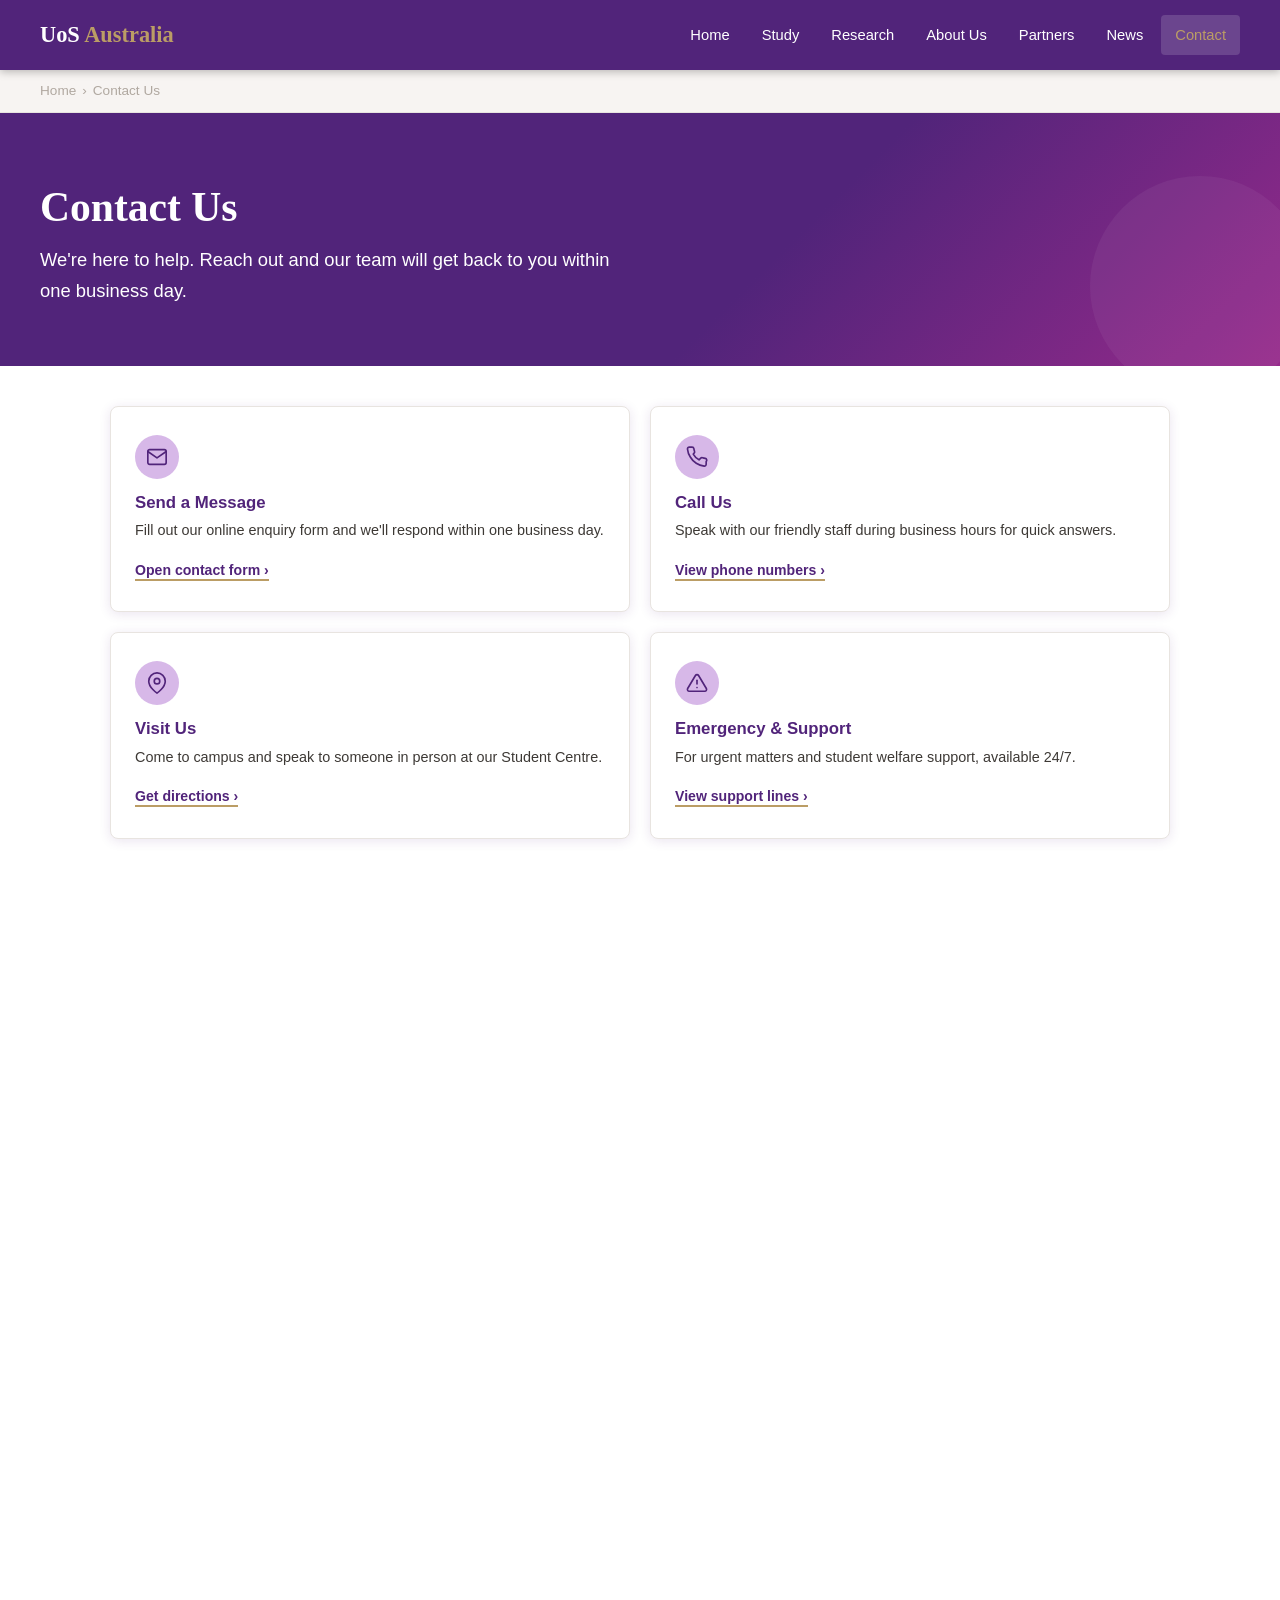
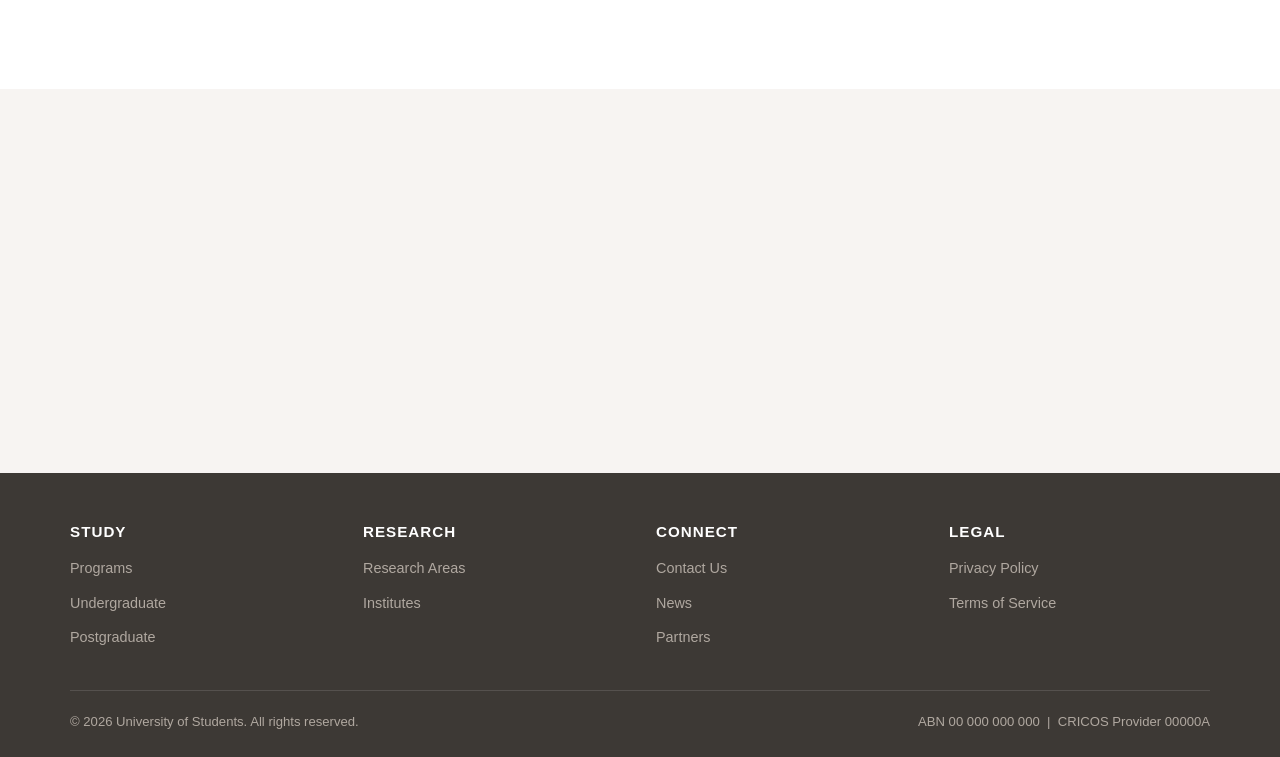
<file: contact.html>
<!DOCTYPE html>
<html lang="en">
<head>
    <meta charset="UTF-8">
    <meta name="viewport" content="width=device-width, initial-scale=1.0">
    <title>Contact Us — University of Students</title>
    <link rel="stylesheet" href="styles/styles2.css">
    <style>
        .contact-grid {
            display: grid;
            grid-template-columns: 1fr 380px;
            gap: 48px;
            padding: 60px 40px;
            max-width: 1140px;
            margin: 0 auto;
        }
        .contact-cards {
            display: grid;
            grid-template-columns: 1fr 1fr;
            gap: 20px;
            margin-bottom: 40px;
        }
        .contact-card {
            background: var(--white);
            border: 1px solid var(--grey-light);
            border-radius: 8px;
            padding: 28px 24px;
            box-shadow: var(--shadow);
            transition: transform var(--transition), box-shadow var(--transition);
            cursor: pointer;
        }
        .contact-card:hover { transform: translateY(-3px); box-shadow: var(--shadow-lg); }
        .contact-card-icon {
            width: 44px; height: 44px;
            border-radius: 50%;
            background: var(--purple-light);
            display: flex; align-items: center; justify-content: center;
            margin-bottom: 14px;
        }
        .contact-card-icon svg { width: 22px; height: 22px; stroke: var(--purple-dark); fill: none; stroke-width: 1.8; stroke-linecap: round; stroke-linejoin: round; }
        .contact-card h3 { font-size: 1.05rem; font-family: var(--font-body); font-weight: 700; color: var(--purple-dark); margin-bottom: 6px; }
        .contact-card p { font-size: 0.9rem; color: var(--grey-dark); margin-bottom: 14px; }
        .card-link { font-size: 0.88rem; font-weight: 600; color: var(--purple-dark); border-bottom: 2px solid var(--gold); padding-bottom: 1px; text-decoration: none; transition: color var(--transition); cursor: pointer; }
        .card-link:hover { color: var(--purple-mid); text-decoration: none; }
        .contact-info-list li { display: flex; align-items: flex-start; gap: 14px; padding: 16px 0; border-bottom: 1px solid var(--grey-light); }
        .contact-info-list li:last-child { border-bottom: none; }
        .info-icon { width: 36px; height: 36px; border-radius: 50%; background: var(--off-white); display: flex; align-items: center; justify-content: center; flex-shrink: 0; margin-top: 2px; }
        .info-icon svg { width: 18px; height: 18px; stroke: var(--purple-dark); fill: none; stroke-width: 1.8; stroke-linecap: round; stroke-linejoin: round; }
        .info-text strong { display: block; font-size: 0.85rem; color: var(--grey-mid); text-transform: uppercase; letter-spacing: 0.5px; margin-bottom: 3px; }
        .info-text span { color: var(--text); font-size: 0.97rem; }
        .contact-sidebar { display: flex; flex-direction: column; gap: 20px; }
        .sidebar-map { border-radius: 8px; overflow: hidden; border: 1px solid var(--grey-light); height: 240px; background: linear-gradient(135deg, var(--purple-light), #c4a0da); display: flex; align-items: center; justify-content: center; flex-direction: column; color: var(--purple-dark); gap: 8px; }
        .sidebar-map svg { width: 40px; height: 40px; stroke: var(--purple-dark); fill: none; stroke-width: 1.5; stroke-linecap: round; stroke-linejoin: round; }
        .sidebar-map strong { font-size: 1rem; }
        .sidebar-map p { font-size: 0.85rem; opacity: 0.75; text-align: center; padding: 0 20px; }
        .sidebar-hours { background: var(--off-white); border-radius: 8px; padding: 24px; border: 1px solid var(--grey-light); }
        .sidebar-hours h3 { font-size: 1rem; font-family: var(--font-body); font-weight: 700; color: var(--purple-dark); margin-bottom: 14px; }
        .hours-row { display: flex; justify-content: space-between; padding: 8px 0; border-bottom: 1px solid var(--grey-light); font-size: 0.88rem; }
        .hours-row:last-child { border-bottom: none; }
        .hours-row span:first-child { color: var(--grey-dark); }
        .hours-row span:last-child { color: var(--purple-dark); font-weight: 600; }
        .sidebar-social { background: var(--purple-dark); border-radius: 8px; padding: 22px; }
        .sidebar-social h3 { color: var(--white); font-size: 0.95rem; font-family: var(--font-body); font-weight: 700; margin-bottom: 14px; }
        .social-links { display: flex; gap: 10px; flex-wrap: wrap; }
        .social-btn { background: rgba(255,255,255,0.12); border: 1px solid rgba(255,255,255,0.2); border-radius: 6px; padding: 8px 14px; color: var(--white); font-size: 0.85rem; cursor: pointer; transition: background var(--transition); text-decoration: none; font-family: var(--font-body); }
        .social-btn:hover { background: rgba(255,255,255,0.22); color: var(--white); text-decoration: none; }

        /* Modal */
        .modal-overlay {
            display: none;
            position: fixed;
            inset: 0;
            background: rgba(0,0,0,0.55);
            z-index: 2000;
            align-items: center;
            justify-content: center;
            padding: 20px;
            opacity: 0;
            transition: opacity 0.3s ease;
        }
        .modal-overlay.open { display: flex; opacity: 1; }
        .modal-box { background: var(--white); border-radius: 10px; width: 100%; max-width: 540px; box-shadow: 0 20px 60px rgba(0,0,0,0.3); overflow: hidden; animation: slideUp 0.3s ease forwards; }
        @keyframes slideUp { from { transform: translateY(30px); opacity: 0; } to { transform: translateY(0); opacity: 1; } }
        .modal-header { background: var(--purple-dark); padding: 24px 28px; display: flex; justify-content: space-between; align-items: center; }
        .modal-header h2 { color: var(--white); font-size: 1.3rem; margin: 0; }
        .modal-close { background: none; border: none; color: rgba(255,255,255,0.7); font-size: 1.6rem; cursor: pointer; line-height: 1; padding: 0 4px; transition: color var(--transition); }
        .modal-close:hover { color: var(--white); }
        .modal-body { padding: 28px; }
        .modal-body p { color: var(--grey-dark); font-size: 0.93rem; margin-bottom: 22px; }
        .form-group { margin-bottom: 18px; }
        .form-group label { display: block; font-size: 0.88rem; font-weight: 600; color: var(--grey-dark); margin-bottom: 6px; }
        .form-group input,
        .form-group select,
        .form-group textarea { width: 100%; padding: 10px 14px; border: 2px solid var(--grey-light); border-radius: 5px; font-size: 0.95rem; font-family: var(--font-body); color: var(--text); outline: none; transition: border-color var(--transition); background: var(--white); }
        .form-group input:focus,
        .form-group select:focus,
        .form-group textarea:focus { border-color: var(--purple-dark); }
        .form-group textarea { resize: vertical; min-height: 100px; }
        .form-row { display: grid; grid-template-columns: 1fr 1fr; gap: 14px; }
        .modal-footer { padding: 18px 28px; background: var(--off-white); border-top: 1px solid var(--grey-light); display: flex; justify-content: flex-end; gap: 12px; }
        .success-msg { text-align: center; padding: 36px 20px; }
        .success-msg .check-circle { width: 64px; height: 64px; border-radius: 50%; background: #e6f4ea; display: flex; align-items: center; justify-content: center; margin: 0 auto 18px; }
        .success-msg .check-circle svg { width: 32px; height: 32px; stroke: #2E8B57; fill: none; stroke-width: 2.5; stroke-linecap: round; stroke-linejoin: round; }
        .success-msg h3 { color: var(--purple-dark); margin-bottom: 8px; }
        .success-msg p { color: var(--grey-dark); font-size: 0.93rem; }

        /* FAQ */
        .faq-section { background: var(--off-white); padding: 60px 40px; }
        .faq-grid { display: grid; grid-template-columns: 1fr 1fr; gap: 16px; margin-top: 32px; }
        .faq-item { background: var(--white); border-radius: 6px; border: 1px solid var(--grey-light); overflow: hidden; }
        .faq-question { width: 100%; text-align: left; background: none; border: none; padding: 18px 20px; font-size: 0.95rem; font-weight: 600; color: var(--purple-dark); cursor: pointer; display: flex; justify-content: space-between; align-items: center; font-family: var(--font-body); transition: background var(--transition); }
        .faq-question:hover { background: var(--off-white); }
        .faq-arrow { font-size: 0.75rem; transition: transform var(--transition); color: var(--gold); }
        .faq-question.open .faq-arrow { transform: rotate(180deg); }
        .faq-answer { display: none; padding: 0 20px 18px; font-size: 0.9rem; color: var(--grey-dark); line-height: 1.6; }
        .faq-answer.open { display: block; }
    </style>
</head>
<body>

    <header class="navbar">
        <div class="nav-logo">UoS <span style="color:var(--gold)">Australia</span></div>
        <nav>
            <ul class="nav-links">
                <li><a href="index.html">Home</a></li>
                <li><a href="study.html">Study</a></li>
                <li><a href="research.html">Research</a></li>
                <li><a href="about.html">About Us</a></li>
                <li><a href="partners.html">Partners</a></li>
                <li><a href="news.html">News</a></li>
                <li><a href="contact.html" class="active">Contact</a></li>
            </ul>
        </nav>
    </header>

    <div class="breadcrumb">
        <a href="index.html">Home</a><span>›</span>Contact Us
    </div>

    <section class="page-hero">
        <h1 class="hero-reveal">Contact Us</h1>
        <p class="hero-reveal hero-reveal-delay-1">We're here to help. Reach out and our team will get back to you within one business day.</p>
    </section>

    <div style="max-width:1140px; margin:0 auto; padding:40px 40px 0;">
        <div class="contact-cards">
            <div class="contact-card reveal" onclick="openModal('general')">
                <div class="contact-card-icon">
                    <svg viewBox="0 0 24 24"><path d="M4 4h16c1.1 0 2 .9 2 2v12c0 1.1-.9 2-2 2H4c-1.1 0-2-.9-2-2V6c0-1.1.9-2 2-2z"/><polyline points="22,6 12,13 2,6"/></svg>
                </div>
                <h3>Send a Message</h3>
                <p>Fill out our online enquiry form and we'll respond within one business day.</p>
                <span class="card-link">Open contact form &rsaquo;</span>
            </div>
            <div class="contact-card reveal reveal-delay-1" onclick="openModal('phone')">
                <div class="contact-card-icon">
                    <svg viewBox="0 0 24 24"><path d="M22 16.92v3a2 2 0 0 1-2.18 2 19.79 19.79 0 0 1-8.63-3.07A19.5 19.5 0 0 1 4.69 12a19.79 19.79 0 0 1-3.07-8.67A2 2 0 0 1 3.6 1.2h3a2 2 0 0 1 2 1.72c.127.96.361 1.903.7 2.81a2 2 0 0 1-.45 2.11L7.91 8.77a16 16 0 0 0 6.29 6.29l1.84-1.84a2 2 0 0 1 2.11-.45c.907.339 1.85.573 2.81.7A2 2 0 0 1 22 16.92z"/></svg>
                </div>
                <h3>Call Us</h3>
                <p>Speak with our friendly staff during business hours for quick answers.</p>
                <span class="card-link">View phone numbers &rsaquo;</span>
            </div>
            <div class="contact-card reveal reveal-delay-2" onclick="openModal('visit')">
                <div class="contact-card-icon">
                    <svg viewBox="0 0 24 24"><path d="M21 10c0 7-9 13-9 13s-9-6-9-13a9 9 0 0 1 18 0z"/><circle cx="12" cy="10" r="3"/></svg>
                </div>
                <h3>Visit Us</h3>
                <p>Come to campus and speak to someone in person at our Student Centre.</p>
                <span class="card-link">Get directions &rsaquo;</span>
            </div>
            <div class="contact-card reveal reveal-delay-3" onclick="openModal('emergency')">
                <div class="contact-card-icon">
                    <svg viewBox="0 0 24 24"><path d="M10.29 3.86L1.82 18a2 2 0 0 0 1.71 3h16.94a2 2 0 0 0 1.71-3L13.71 3.86a2 2 0 0 0-3.42 0z"/><line x1="12" y1="9" x2="12" y2="13"/><line x1="12" y1="17" x2="12.01" y2="17"/></svg>
                </div>
                <h3>Emergency &amp; Support</h3>
                <p>For urgent matters and student welfare support, available 24/7.</p>
                <span class="card-link">View support lines &rsaquo;</span>
            </div>
        </div>
    </div>

    <div class="contact-grid">
        <div>
            <div class="gold-bar reveal"></div>
            <h2 class="section-title reveal">Get In Touch</h2>
            <p class="section-subtitle reveal reveal-delay-1">Our team is ready to answer your questions about admissions, programs, and university life.</p>

            <ul class="contact-info-list">
                <li class="reveal">
                    <div class="info-icon"><svg viewBox="0 0 24 24"><path d="M4 4h16c1.1 0 2 .9 2 2v12c0 1.1-.9 2-2 2H4c-1.1 0-2-.9-2-2V6c0-1.1.9-2 2-2z"/><polyline points="22,6 12,13 2,6"/></svg></div>
                    <div class="info-text"><strong>General Enquiries</strong><span>enquiries@uos.edu.au</span></div>
                </li>
                <li class="reveal reveal-delay-1">
                    <div class="info-icon"><svg viewBox="0 0 24 24"><path d="M22 10v6M2 10l10-5 10 5-10 5-10-5z"/><path d="M6 12v5c0 1.657 2.686 3 6 3s6-1.343 6-3v-5"/></svg></div>
                    <div class="info-text"><strong>Admissions Office</strong><span>admissions@uos.edu.au &nbsp;|&nbsp; +61 7 0000 0001</span></div>
                </li>
                <li class="reveal reveal-delay-2">
                    <div class="info-icon"><svg viewBox="0 0 24 24"><circle cx="12" cy="12" r="10"/><line x1="12" y1="8" x2="12" y2="12"/><line x1="12" y1="16" x2="12.01" y2="16"/></svg></div>
                    <div class="info-text"><strong>Research Office</strong><span>research@uos.edu.au &nbsp;|&nbsp; +61 7 0000 0002</span></div>
                </li>
                <li class="reveal reveal-delay-3">
                    <div class="info-icon"><svg viewBox="0 0 24 24"><path d="M17 21v-2a4 4 0 0 0-4-4H5a4 4 0 0 0-4 4v2"/><circle cx="9" cy="7" r="4"/><path d="M23 21v-2a4 4 0 0 0-3-3.87"/><path d="M16 3.13a4 4 0 0 1 0 7.75"/></svg></div>
                    <div class="info-text"><strong>Industry &amp; Partnerships</strong><span>partnerships@uos.edu.au</span></div>
                </li>
                <li class="reveal reveal-delay-4">
                    <div class="info-icon"><svg viewBox="0 0 24 24"><path d="M21 10c0 7-9 13-9 13s-9-6-9-13a9 9 0 0 1 18 0z"/><circle cx="12" cy="10" r="3"/></svg></div>
                    <div class="info-text"><strong>Main Campus Address</strong><span>1 University Drive, Student City QLD 4000, Australia</span></div>
                </li>
            </ul>

            <button class="btn btn-primary reveal" onclick="openModal('general')">Send Us a Message</button>
        </div>

        <div class="contact-sidebar reveal reveal-delay-1">
            <div class="sidebar-map">
                <svg viewBox="0 0 24 24"><path d="M21 10c0 7-9 13-9 13s-9-6-9-13a9 9 0 0 1 18 0z"/><circle cx="12" cy="10" r="3"/></svg>
                <strong>Main Campus</strong>
                <p>1 University Drive, Student City QLD 4000</p>
            </div>
            <div class="sidebar-hours">
                <h3>Office Hours</h3>
                <div class="hours-row"><span>Monday – Thursday</span><span>8:00am – 5:00pm</span></div>
                <div class="hours-row"><span>Friday</span><span>8:00am – 4:30pm</span></div>
                <div class="hours-row"><span>Saturday</span><span>9:00am – 12:00pm</span></div>
                <div class="hours-row"><span>Sunday &amp; Public Holidays</span><span>Closed</span></div>
            </div>
            <div class="sidebar-social">
                <h3>Follow Us</h3>
                <div class="social-links">
                    <a class="social-btn" href="#">Facebook</a>
                    <a class="social-btn" href="#">Instagram</a>
                    <a class="social-btn" href="#">LinkedIn</a>
                    <a class="social-btn" href="#">X / Twitter</a>
                    <a class="social-btn" href="#">YouTube</a>
                </div>
            </div>
        </div>
    </div>

    <section class="faq-section">
        <div style="max-width:1140px; margin:0 auto; padding:0;">
            <div class="gold-bar reveal"></div>
            <h2 class="section-title reveal">Frequently Asked Questions</h2>
            <p class="section-subtitle reveal reveal-delay-1">Quick answers to common queries.</p>
            <div class="faq-grid">
                <div class="faq-item reveal">
                    <button class="faq-question" onclick="toggleFaq(this)">How do I apply for admission?<span class="faq-arrow">&#9660;</span></button>
                    <div class="faq-answer">Applications are submitted through our online portal. Visit the Study page and select your desired program to begin your application.</div>
                </div>
                <div class="faq-item reveal reveal-delay-1">
                    <button class="faq-question" onclick="toggleFaq(this)">Where can I find my student ID?<span class="faq-arrow">&#9660;</span></button>
                    <div class="faq-answer">Your student ID is provided in your enrolment confirmation email. You can also retrieve it via the Student Portal using your registered email address.</div>
                </div>
                <div class="faq-item reveal reveal-delay-2">
                    <button class="faq-question" onclick="toggleFaq(this)">What support is available for international students?<span class="faq-arrow">&#9660;</span></button>
                    <div class="faq-answer">We offer a dedicated International Student Services team, orientation programs, visa guidance, and peer mentoring to help you settle in.</div>
                </div>
                <div class="faq-item reveal reveal-delay-3">
                    <button class="faq-question" onclick="toggleFaq(this)">How do I access the library remotely?<span class="faq-arrow">&#9660;</span></button>
                    <div class="faq-answer">All enrolled students can access our digital library 24/7 using their student credentials. Thousands of journals and e-books are available online.</div>
                </div>
            </div>
        </div>
    </section>

    <footer class="site-footer">
        <div class="footer-container">
            <div class="footer-col"><h3>Study</h3><ul><li><a href="study.html">Programs</a></li><li><a href="study.html?level=undergraduate">Undergraduate</a></li><li><a href="study.html?level=postgraduate">Postgraduate</a></li></ul></div>
            <div class="footer-col"><h3>Research</h3><ul><li><a href="research.html">Research Areas</a></li><li><a href="research.html#institutes">Institutes</a></li></ul></div>
            <div class="footer-col"><h3>Connect</h3><ul><li><a href="contact.html">Contact Us</a></li><li><a href="news.html">News</a></li><li><a href="partners.html">Partners</a></li></ul></div>
            <div class="footer-col"><h3>Legal</h3><ul><li><a href="#">Privacy Policy</a></li><li><a href="#">Terms of Service</a></li></ul></div>
        </div>
        <div class="footer-bottom">
            <p>&copy; 2026 University of Students. All rights reserved.</p>
            <p>ABN 00 000 000 000 &nbsp;|&nbsp; CRICOS Provider 00000A</p>
        </div>
    </footer>

    <!-- MODALS -->
    <div class="modal-overlay" id="modalOverlay" onclick="closeModalOnBg(event)">
        <div class="modal-box" id="modalBox">

            <div id="modalGeneral">
                <div class="modal-header"><h2>Send Us a Message</h2><button class="modal-close" onclick="closeModal()">&#215;</button></div>
                <div class="modal-body">
                    <p>Fill in the form below and our team will respond within one business day.</p>
                    <div class="form-row">
                        <div class="form-group"><label for="firstName">First Name *</label><input type="text" id="firstName" placeholder="Jane"></div>
                        <div class="form-group"><label for="lastName">Last Name *</label><input type="text" id="lastName" placeholder="Smith"></div>
                    </div>
                    <div class="form-group"><label for="email">Email Address *</label><input type="email" id="email" placeholder="jane.smith@email.com"></div>
                    <div class="form-group">
                        <label for="enquiryType">Enquiry Type *</label>
                        <select id="enquiryType">
                            <option value="">— Select a category —</option>
                            <option>Admissions &amp; Applications</option>
                            <option>Programs &amp; Courses</option>
                            <option>Research Opportunities</option>
                            <option>International Students</option>
                            <option>General Information</option>
                            <option>Other</option>
                        </select>
                    </div>
                    <div class="form-group"><label for="message">Message *</label><textarea id="message" placeholder="Tell us how we can help you…"></textarea></div>
                </div>
                <div class="modal-footer">
                    <button class="btn btn-outline" onclick="closeModal()">Cancel</button>
                    <button class="btn btn-primary" onclick="submitForm()">Send Message</button>
                </div>
            </div>

            <div id="modalPhone" style="display:none;">
                <div class="modal-header"><h2>Phone Directory</h2><button class="modal-close" onclick="closeModal()">&#215;</button></div>
                <div class="modal-body">
                    <ul class="contact-info-list">
                        <li><div class="info-icon"><svg viewBox="0 0 24 24"><path d="M22 10v6M2 10l10-5 10 5-10 5-10-5z"/><path d="M6 12v5c0 1.657 2.686 3 6 3s6-1.343 6-3v-5"/></svg></div><div class="info-text"><strong>Admissions</strong><span>+61 7 0000 0001 &nbsp;(Mon–Fri 8am–5pm)</span></div></li>
                        <li><div class="info-icon"><svg viewBox="0 0 24 24"><circle cx="12" cy="12" r="10"/><line x1="12" y1="8" x2="12" y2="12"/><line x1="12" y1="16" x2="12.01" y2="16"/></svg></div><div class="info-text"><strong>Research Office</strong><span>+61 7 0000 0002 &nbsp;(Mon–Fri 9am–4pm)</span></div></li>
                        <li><div class="info-icon"><svg viewBox="0 0 24 24"><rect x="2" y="3" width="20" height="14" rx="2"/><path d="M8 21h8M12 17v4"/></svg></div><div class="info-text"><strong>Fees &amp; Finance</strong><span>+61 7 0000 0003 &nbsp;(Mon–Fri 8am–5pm)</span></div></li>
                        <li><div class="info-icon"><svg viewBox="0 0 24 24"><path d="M4 19.5A2.5 2.5 0 0 1 6.5 17H20"/><path d="M6.5 2H20v20H6.5A2.5 2.5 0 0 1 4 19.5v-15A2.5 2.5 0 0 1 6.5 2z"/></svg></div><div class="info-text"><strong>Library</strong><span>+61 7 0000 0004 &nbsp;(24/7 online support)</span></div></li>
                    </ul>
                </div>
                <div class="modal-footer"><button class="btn btn-primary" onclick="closeModal()">Close</button></div>
            </div>

            <div id="modalVisit" style="display:none;">
                <div class="modal-header"><h2>Visit Us</h2><button class="modal-close" onclick="closeModal()">&#215;</button></div>
                <div class="modal-body">
                    <p>Our Student Centre is at the heart of main campus and is your first point of contact for in-person enquiries.</p>
                    <ul class="contact-info-list">
                        <li><div class="info-icon"><svg viewBox="0 0 24 24"><rect x="3" y="3" width="18" height="18" rx="2"/><path d="M3 9h18"/><path d="M9 21V9"/></svg></div><div class="info-text"><strong>Main Campus</strong><span>1 University Drive, Student City QLD 4000</span></div></li>
                        <li><div class="info-icon"><svg viewBox="0 0 24 24"><rect x="1" y="3" width="15" height="13" rx="1"/><path d="M16 8h4l3 5v3h-7V8z"/><circle cx="5.5" cy="18.5" r="2.5"/><circle cx="18.5" cy="18.5" r="2.5"/></svg></div><div class="info-text"><strong>By Bus</strong><span>Routes 66, 109, 412 stop directly outside the main gate</span></div></li>
                        <li><div class="info-icon"><svg viewBox="0 0 24 24"><circle cx="12" cy="12" r="10"/><polyline points="12 6 12 12 16 14"/></svg></div><div class="info-text"><strong>By Car</strong><span>Visitor parking available at P1 and P2. First 30 min free.</span></div></li>
                    </ul>
                </div>
                <div class="modal-footer"><button class="btn btn-primary" onclick="closeModal()">Got It</button></div>
            </div>

            <div id="modalEmergency" style="display:none;">
                <div class="modal-header" style="background:#8B0000;"><h2>Emergency &amp; Support</h2><button class="modal-close" onclick="closeModal()">&#215;</button></div>
                <div class="modal-body">
                    <ul class="contact-info-list">
                        <li><div class="info-icon"><svg viewBox="0 0 24 24"><path d="M10.29 3.86L1.82 18a2 2 0 0 0 1.71 3h16.94a2 2 0 0 0 1.71-3L13.71 3.86a2 2 0 0 0-3.42 0z"/><line x1="12" y1="9" x2="12" y2="13"/><line x1="12" y1="17" x2="12.01" y2="17"/></svg></div><div class="info-text"><strong>Emergency (Police / Fire / Ambulance)</strong><span style="font-size:1.2rem; font-weight:700; color:#8B0000;">000</span></div></li>
                        <li><div class="info-icon"><svg viewBox="0 0 24 24"><path d="M12 22s8-4 8-10V5l-8-3-8 3v7c0 6 8 10 8 10z"/></svg></div><div class="info-text"><strong>Campus Security (24/7)</strong><span>+61 7 0000 9999</span></div></li>
                        <li><div class="info-icon"><svg viewBox="0 0 24 24"><path d="M20.84 4.61a5.5 5.5 0 0 0-7.78 0L12 5.67l-1.06-1.06a5.5 5.5 0 0 0-7.78 7.78l1.06 1.06L12 21.23l7.78-7.78 1.06-1.06a5.5 5.5 0 0 0 0-7.78z"/></svg></div><div class="info-text"><strong>Student Counselling</strong><span>+61 7 0000 8888 &nbsp;|&nbsp; counselling@uos.edu.au</span></div></li>
                        <li><div class="info-icon"><svg viewBox="0 0 24 24"><path d="M22 12h-4l-3 9L9 3l-3 9H2"/></svg></div><div class="info-text"><strong>Student Health Centre</strong><span>+61 7 0000 7777 &nbsp;(Mon–Fri 8am–6pm)</span></div></li>
                    </ul>
                </div>
                <div class="modal-footer"><button class="btn btn-primary" onclick="closeModal()">Close</button></div>
            </div>

            <div id="modalSuccess" style="display:none;">
                <div class="modal-header"><h2>Message Sent</h2><button class="modal-close" onclick="closeModal()">&#215;</button></div>
                <div class="success-msg">
                    <div class="check-circle"><svg viewBox="0 0 24 24"><polyline points="20 6 9 17 4 12"/></svg></div>
                    <h3>Thank You</h3>
                    <p>Your message has been received. A member of our team will be in touch within one business day.</p>
                    <br>
                    <button class="btn btn-primary" onclick="closeModal()">Close</button>
                </div>
            </div>

        </div>
    </div>

    <script>
        /* Scroll-reveal */
        var obs = new IntersectionObserver(function(entries) {
            entries.forEach(function(e) {
                if (e.isIntersecting) { e.target.classList.add('visible'); }
                else { e.target.classList.remove('visible'); }
            });
        }, { threshold: 0.12 });
        document.querySelectorAll('.reveal').forEach(function(el) { obs.observe(el); });

        /* Modal */
        function openModal(type) {
            ['modalGeneral','modalPhone','modalVisit','modalEmergency','modalSuccess'].forEach(function(id) {
                document.getElementById(id).style.display = 'none';
            });
            var map = { general:'modalGeneral', phone:'modalPhone', visit:'modalVisit', emergency:'modalEmergency' };
            document.getElementById(map[type] || 'modalGeneral').style.display = 'block';
            var overlay = document.getElementById('modalOverlay');
            overlay.style.display = 'flex';
            setTimeout(function() { overlay.style.opacity = '1'; }, 10);
            document.body.style.overflow = 'hidden';
        }
        function closeModal() {
            var overlay = document.getElementById('modalOverlay');
            overlay.style.opacity = '0';
            setTimeout(function() { overlay.style.display = 'none'; document.body.style.overflow = ''; }, 300);
        }
        function closeModalOnBg(e) { if (e.target === document.getElementById('modalOverlay')) closeModal(); }
        document.addEventListener('keydown', function(e) { if (e.key === 'Escape') closeModal(); });

        function submitForm() {
            if (!document.getElementById('firstName').value.trim() ||
                !document.getElementById('email').value.trim() ||
                !document.getElementById('enquiryType').value ||
                !document.getElementById('message').value.trim()) {
                alert('Please fill in all required fields.');
                return;
            }
            document.getElementById('modalGeneral').style.display = 'none';
            document.getElementById('modalSuccess').style.display = 'block';
        }

        function toggleFaq(btn) {
            var answer = btn.nextElementSibling;
            var wasOpen = answer.classList.contains('open');
            document.querySelectorAll('.faq-answer').forEach(function(a) { a.classList.remove('open'); });
            document.querySelectorAll('.faq-question').forEach(function(b) { b.classList.remove('open'); });
            if (!wasOpen) { answer.classList.add('open'); btn.classList.add('open'); }
        }
    </script>
</body>
</html>
</file>
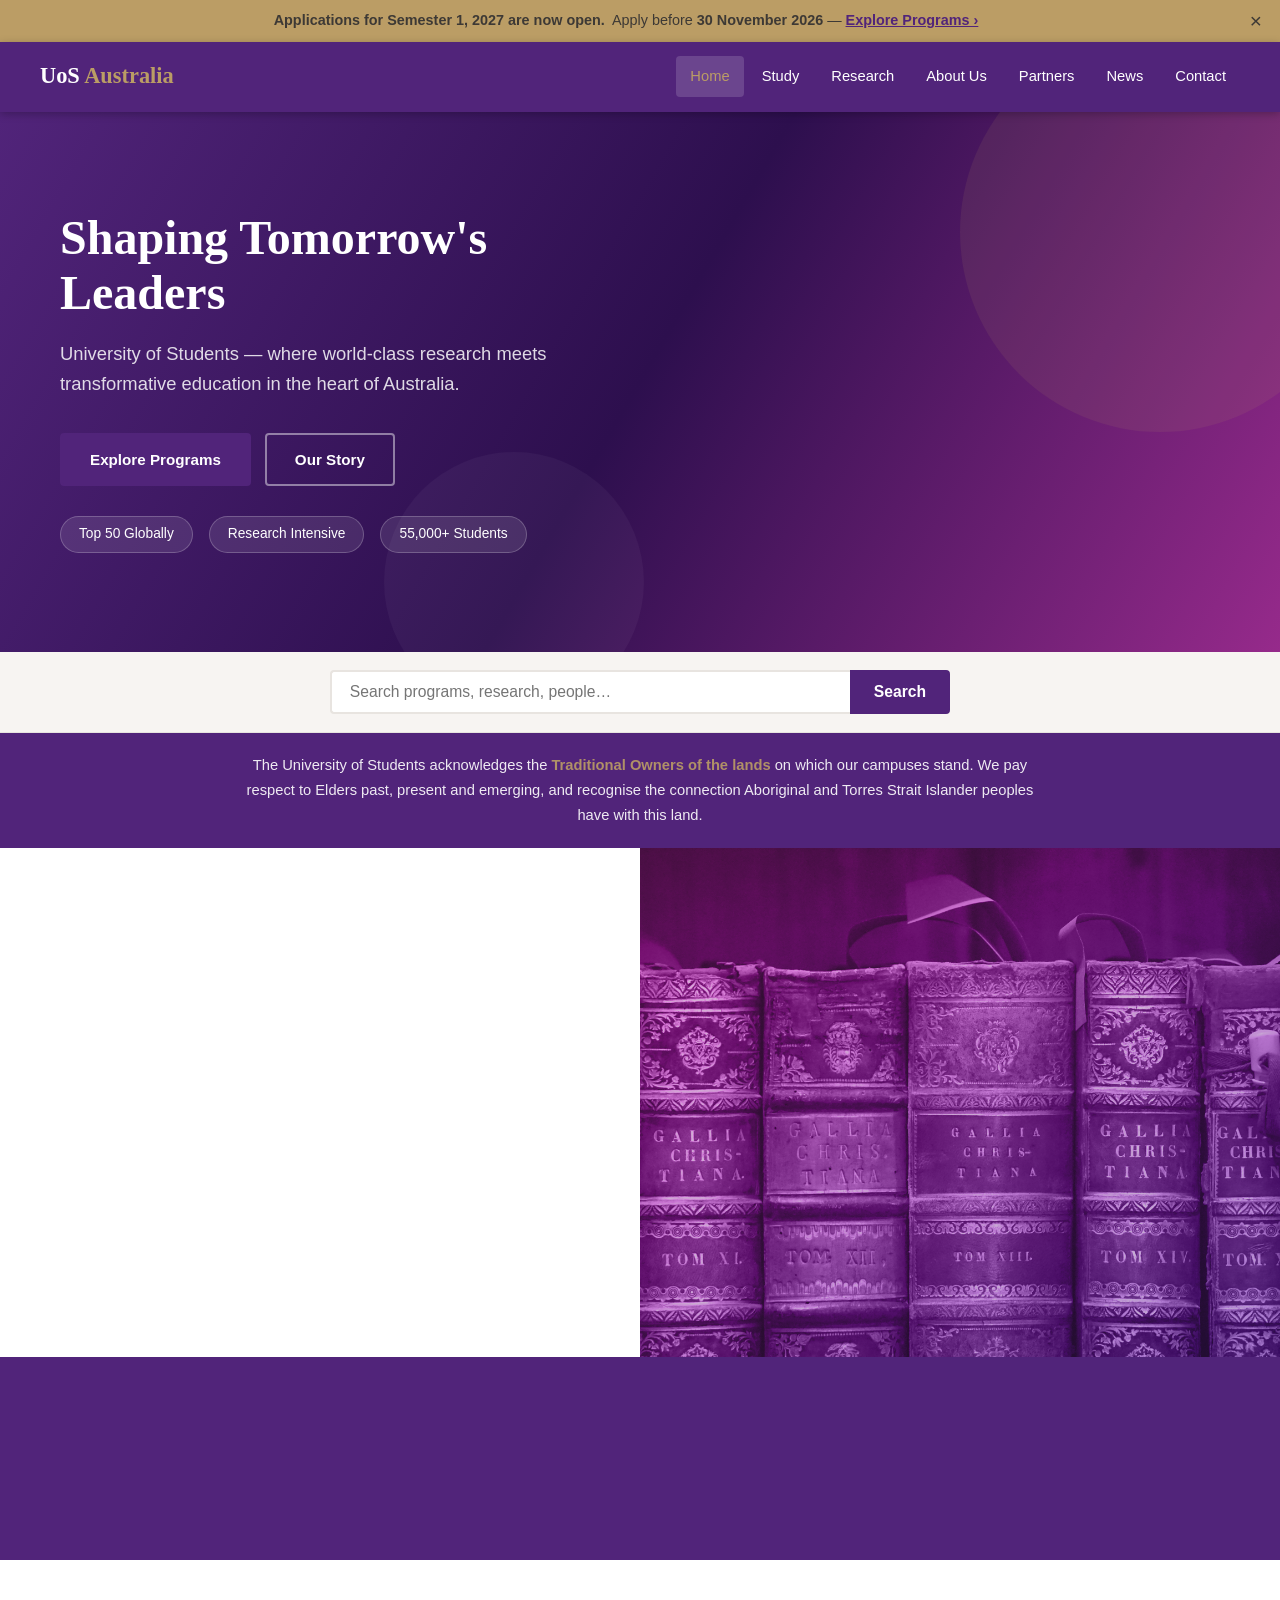
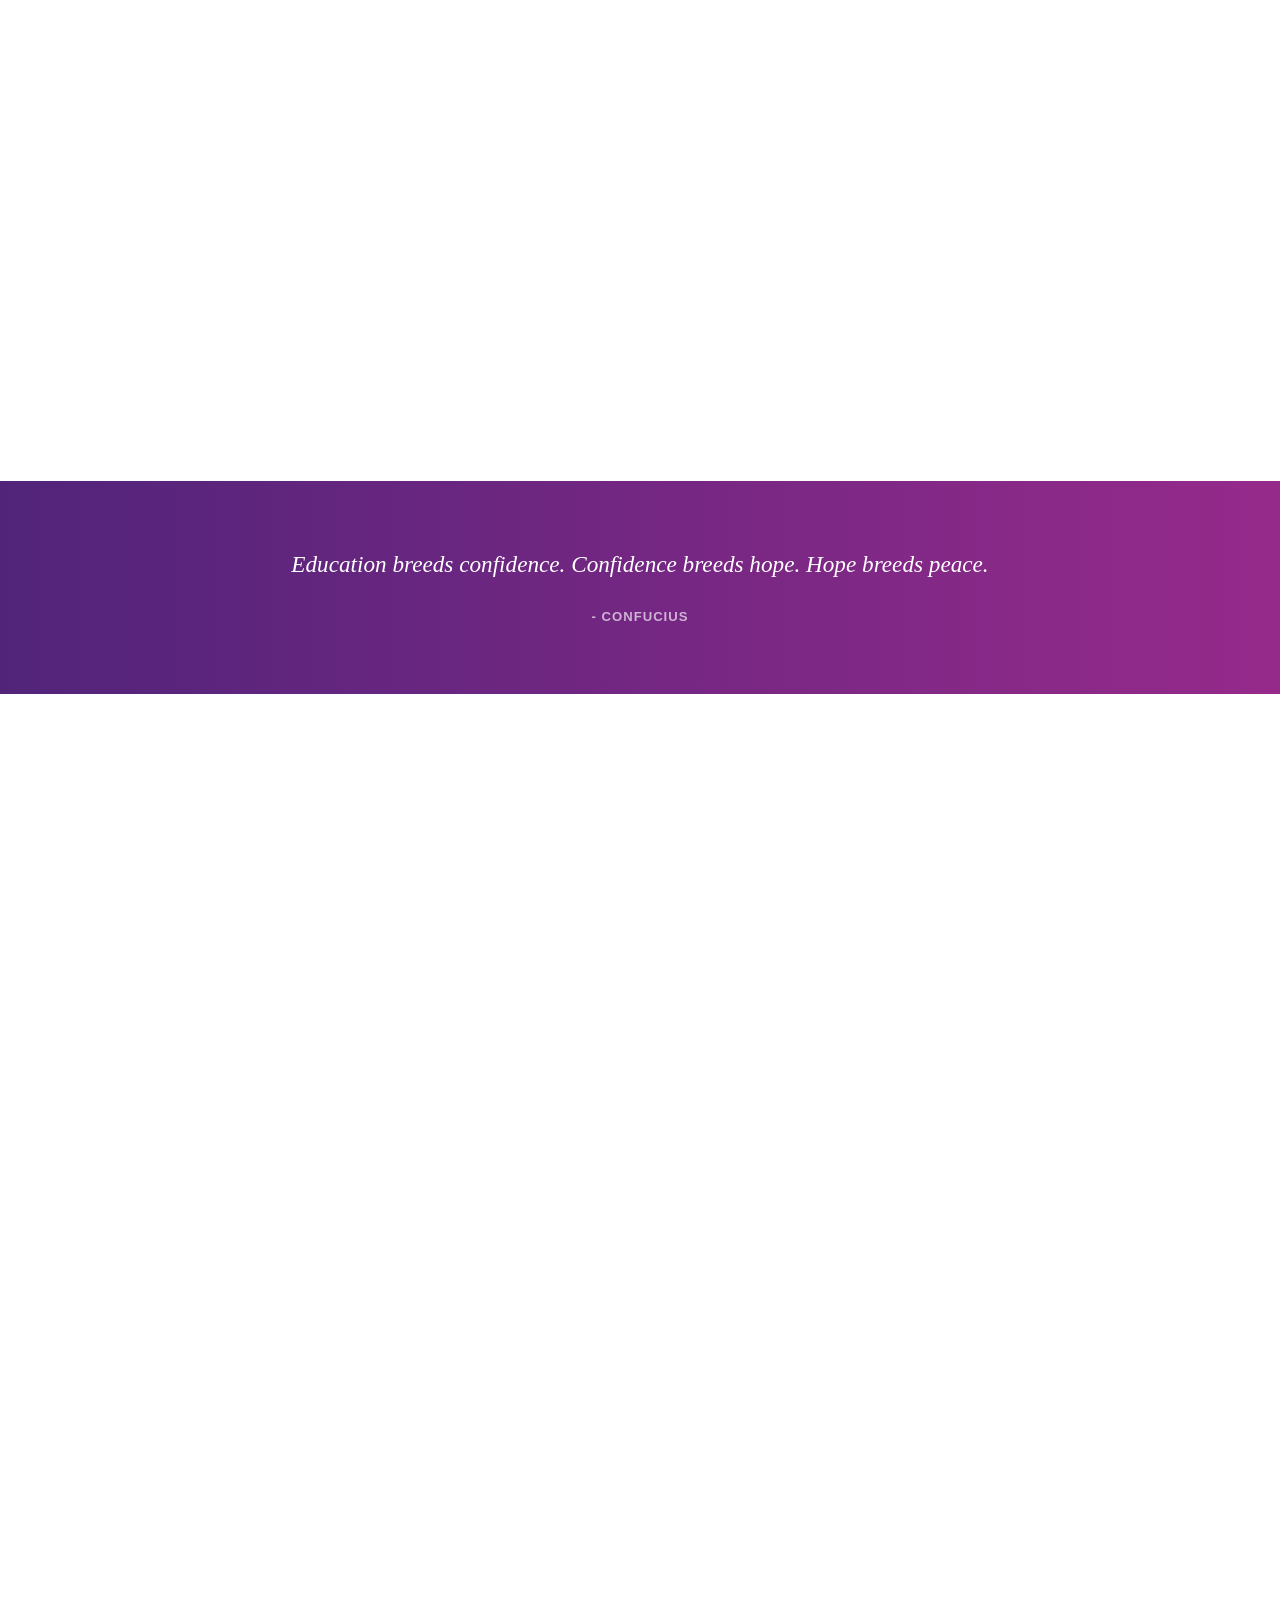
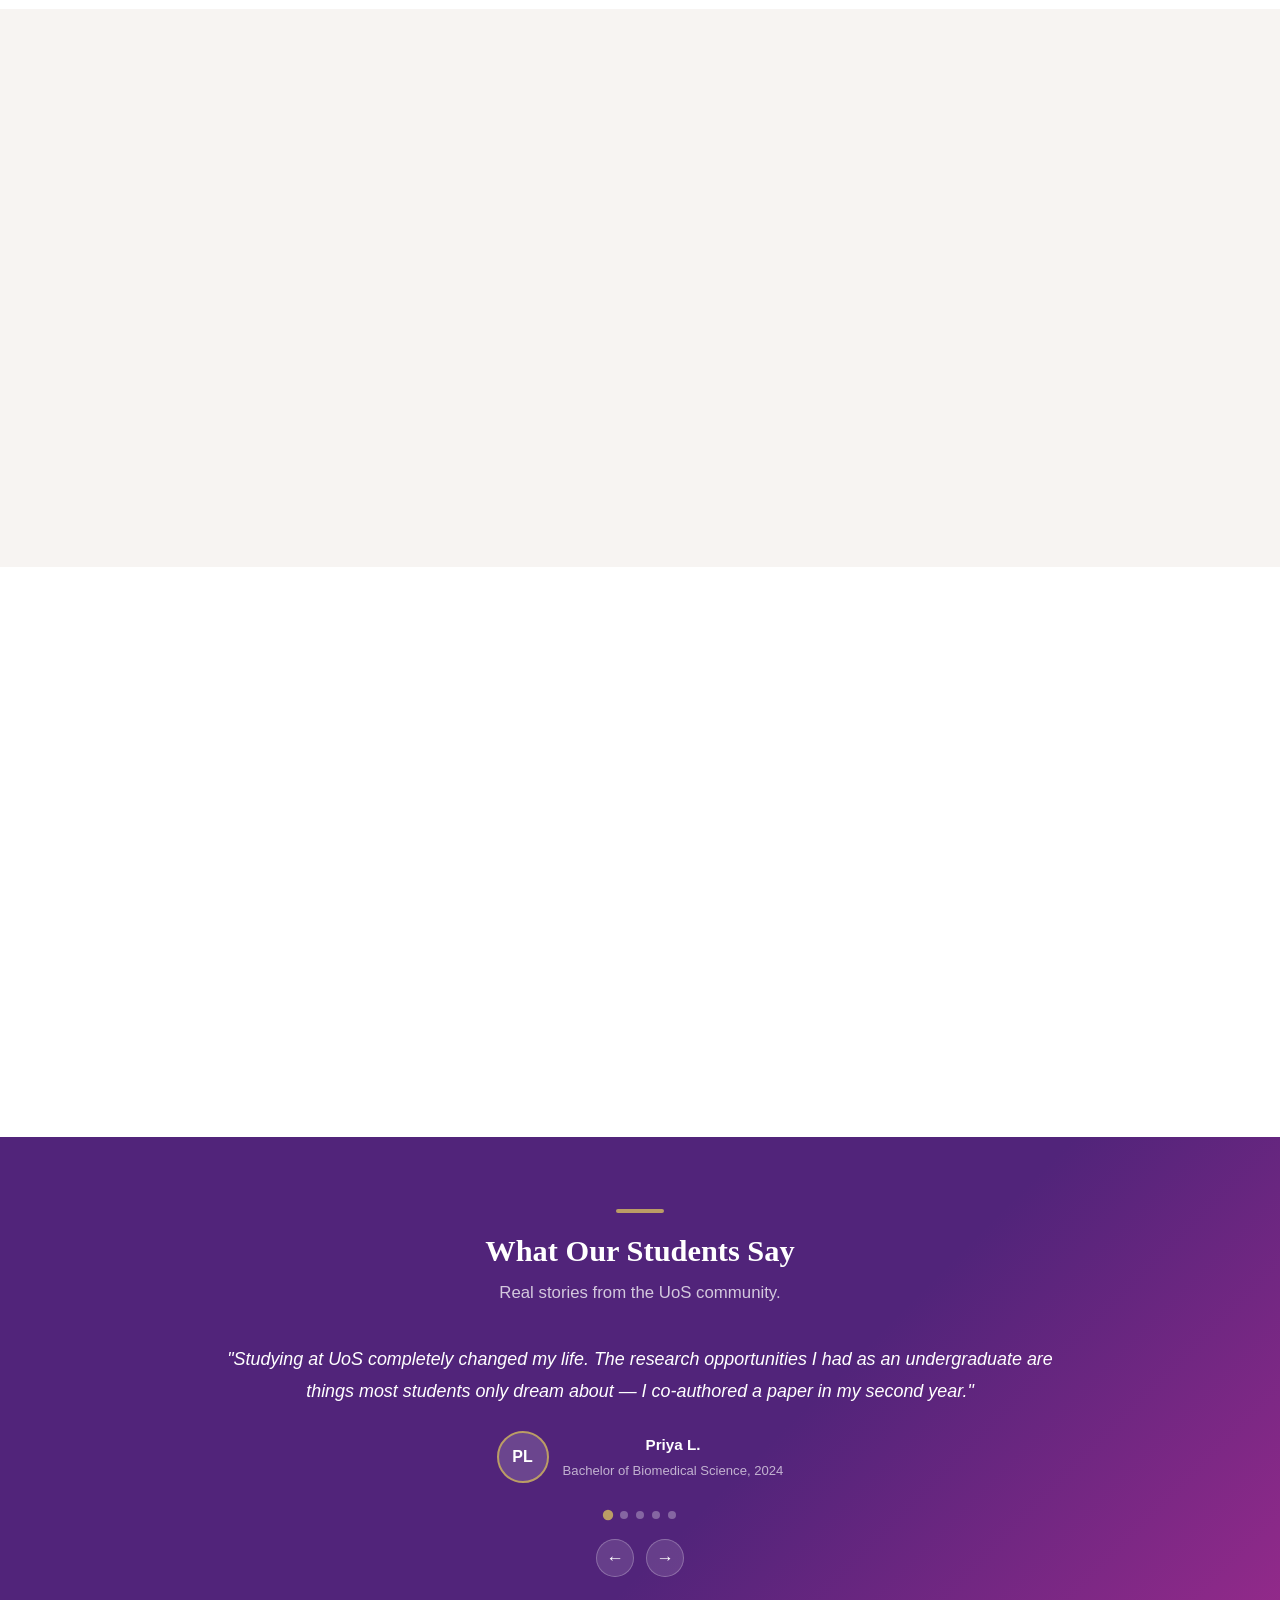
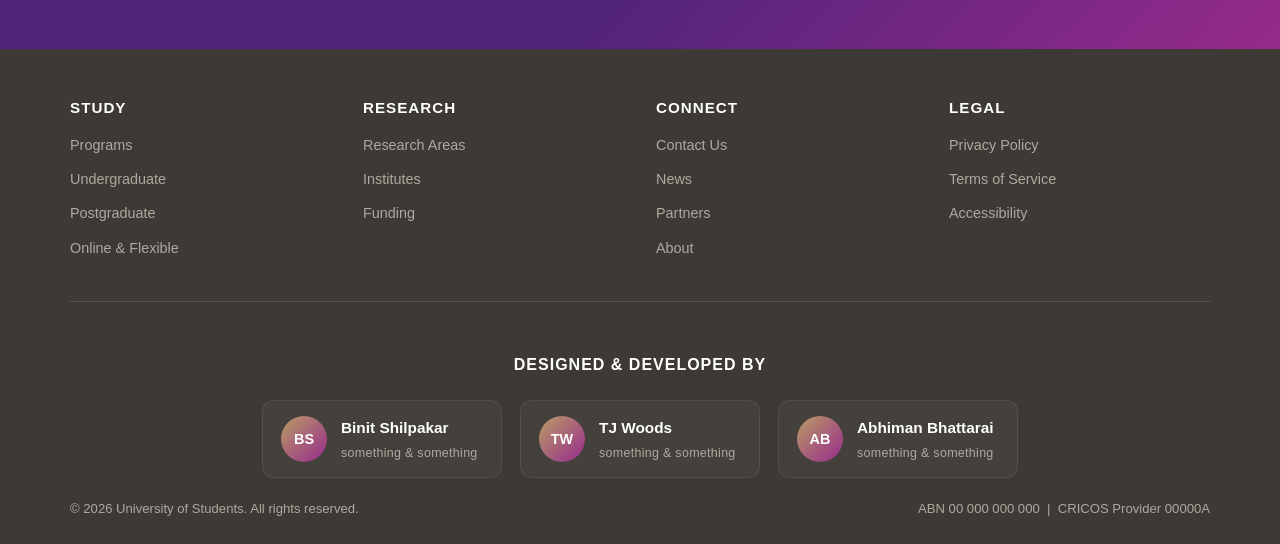
<file: index2.html>
<!DOCTYPE html>
<html lang="en">
<head>
    <meta charset="UTF-8">
    <meta name="viewport" content="width=device-width, initial-scale=1.0">
    <title>University of Students</title>
    <link rel="stylesheet" href="styles/styles2.css">
    <style>
                /* ---- Mission ---- */
        .mission-section { padding: 72px 40px; max-width: 1140px; margin: 0 auto; display: grid; grid-template-columns: 1fr 1fr; gap: 64px; align-items: center; }
        .mission-text h2 { font-size: 2rem; margin-bottom: 16px; }
        .mission-text p  { color: var(--grey-dark); font-size: 1.02rem; line-height: 1.8; margin-bottom: 16px; }
        .values-grid { display: grid; grid-template-columns: 1fr 1fr; gap: 16px; }
        .value-card { background: var(--off-white); border-left: 4px solid var(--gold); border-radius: 0 6px 6px 0; padding: 16px 18px; }
        .value-card h4 { font-size: 0.95rem; font-family: var(--font-body); font-weight: 700; color: var(--purple-dark); margin-bottom: 4px; }
        .value-card p  { font-size: 0.84rem; color: var(--grey-dark); line-height: 1.5; }
        /* === QUOTE === */
        .quote-band {
            background: var(--purple-gradient);
            padding: 64px 40px;
        }

        .quote-inner {
            max-width: 820px;
            margin: 0 auto;
            text-align: center;
        }

        .quote-inner blockquote {
            border-left: none;
            background: none;
            padding: 0;
            box-shadow: none;
        }

        .quote-inner blockquote q {
            font-family: var(--font-heading);
            font-size: 1.45rem;
            font-style: italic;
            color: var(--white);
            line-height: 1.65;
            display: block;
            margin-bottom: 20px;
            quotes: none;
        }

        .quote-inner blockquote cite {
            font-size: 0.82rem;
            color: rgba(255, 255, 255, 0.65);
            font-style: normal;
            font-weight: 600;
            text-transform: uppercase;
            letter-spacing: 1px;
        }

        .hero-section {
            position: relative;
            height: 540px;
            display: flex;
            align-items: center;
            overflow: hidden;
        }
        .hero-bg {
            position: absolute;
            inset: 0;
            background: linear-gradient(120deg, var(--purple-dark) 0%, #2d0f4e 50%, var(--purple-mid) 100%);
        }
        .hero-bg::before {
            content: '';
            position: absolute;
            top: -80px; right: -80px;
            width: 400px; height: 400px;
            border-radius: 50%;
            background: rgba(187,157,101,0.10);
        }
        .hero-bg::after {
            content: '';
            position: absolute;
            bottom: -60px; left: 30%;
            width: 260px; height: 260px;
            border-radius: 50%;
            background: rgba(255,255,255,0.04);
        }
        .hero-overlay {
            position: relative;
            z-index: 2;
            padding: 0 60px;
            max-width: 700px;
        }
        .hero-overlay h1 {
            color: var(--white);
            font-size: 3rem;
            margin-bottom: 18px;
            line-height: 1.15;
        }
        .hero-overlay p {
            color: rgba(255,255,255,0.84);
            font-size: 1.15rem;
            margin-bottom: 34px;
        }
        .hero-badges {
            display: flex;
            gap: 16px;
            flex-wrap: wrap;
            margin-top: 30px;
        }
        .hero-badge {
            background: rgba(255,255,255,0.10);
            border: 1px solid rgba(255,255,255,0.22);
            border-radius: 40px;
            padding: 6px 18px;
            color: var(--white);
            font-size: 0.86rem;
        }
        .search-bar {
            background-color: var(--off-white);
            border-bottom: 1px solid var(--grey-light);
            padding: 18px 40px;
            display: flex;
            align-items: center;
            justify-content: center;
        }
        .search-bar input[type="search"] {
            width: 100%;
            max-width: 520px;
            padding: 11px 18px;
            border: 2px solid var(--grey-light);
            border-right: none;
            border-radius: 4px 0 0 4px;
            font-size: 0.98rem;
            outline: none;
            font-family: var(--font-body);
            transition: border-color var(--transition);
        }
        .search-bar input[type="search"]:focus { border-color: var(--purple-dark); }
        .search-bar button {
            padding: 11px 22px;
            background-color: var(--purple-dark);
            color: var(--white);
            border: 2px solid var(--purple-dark);
            border-radius: 0 4px 4px 0;
            font-size: 0.98rem;
            font-weight: 600;
            cursor: pointer;
            transition: background var(--transition);
            font-family: var(--font-body);
        }
        .search-bar button:hover { background-color: #3d1a5e; border-color: #3d1a5e; }
        .country-banner {
            background-color: var(--purple-dark);
            color: var(--white);
            text-align: center;
            padding: 20px 40px;
            font-size: 0.92rem;
        }
        .country-banner p { max-width: 820px; margin: 0 auto; opacity: 0.90; line-height: 1.7; }
        .country-banner strong { color: var(--gold); }
        .strip-section { padding: 64px 40px 0; max-width: 1140px; margin: 0 auto; }
        .strip-header {
            display: flex;
            justify-content: space-between;
            align-items: flex-end;
            margin-bottom: 24px;
        }
        .level-strip {
            display: grid;
            grid-template-columns: repeat(4, 1fr);
            gap: 16px;
            margin-bottom: 60px;
        }
        .level-card {
            display: block;
            text-decoration: none;
            background: var(--white);
            border: 2px solid var(--grey-light);
            border-radius: 8px;
            padding: 28px 22px;
            text-align: center;
            transition: border-color var(--transition), transform var(--transition), box-shadow var(--transition);
            color: inherit;
        }
        .level-card:hover {
            border-color: var(--purple-dark);
            transform: translateY(-4px);
            box-shadow: var(--shadow-lg);
            text-decoration: none;
            color: inherit;
        }
        .level-card-icon {
            width: 48px; height: 48px;
            border-radius: 50%;
            background: var(--purple-light);
            margin: 0 auto 14px;
            display: flex;
            align-items: center;
            justify-content: center;
        }
        .level-card-icon svg {
            width: 22px; height: 22px;
            stroke: var(--purple-dark);
            fill: none;
            stroke-width: 1.8;
            stroke-linecap: round;
            stroke-linejoin: round;
        }
        .level-card h3 {
            font-size: 0.98rem;
            font-family: var(--font-body);
            font-weight: 700;
            color: var(--purple-dark);
            margin-bottom: 5px;
        }
        .level-card p { font-size: 0.82rem; color: var(--grey-mid); }
        .faculty-grid {
            display: grid;
            grid-template-columns: repeat(3, 1fr);
            gap: 16px;
            margin-bottom: 70px;
        }
        .faculty-card {
            display: block;
            text-decoration: none;
            border-radius: 8px;
            padding: 28px 24px;
            color: inherit;
            position: relative;
            background: var(--white);
            border: 2px solid var(--grey-light);
            transition: transform var(--transition), box-shadow var(--transition), border-color var(--transition);
        }
        .faculty-card:hover { transform: translateY(-4px); box-shadow: var(--shadow-lg); text-decoration: none; color: inherit; border-color: var(--purple-dark); }
        .faculty-card h3 {
            font-size: 1.05rem;
            font-family: var(--font-body);
            font-weight: 700;
            color: var(--purple-dark);
            margin-bottom: 5px;
        }
        .faculty-card p { font-size: 0.82rem; color: var(--grey-mid); }
        .faculty-arrow {
            position: absolute;
            bottom: 20px; right: 22px;
            font-size: 1rem;
            color: var(--gold);
            opacity: 0.7;
            transition: opacity var(--transition), transform var(--transition);
        }
        .faculty-card:hover .faculty-arrow { opacity: 1; transform: translateX(5px); }
        .about-section { display: grid; grid-template-columns: 1fr 1fr; }
        .about-text { padding: 70px 56px; background: var(--white); }
        .about-text p { color: var(--grey-dark); font-size: 1.02rem; margin-bottom: 18px; line-height: 1.75; }
        .about-image { background: linear-gradient(145deg, var(--purple-mid), var(--purple-dark)); min-height: 360px; overflow: hidden; }
        .about-image img { width: 100%; height: 100%; object-fit: cover; opacity: 0.65; mix-blend-mode: luminosity; }
        .stats-section {
            background-color: var(--purple-dark);
            padding: 60px 40px;
            display: grid;
            grid-template-columns: repeat(4, 1fr);
            text-align: center;
            gap: 20px;
        }
        .stat-item h2 { color: var(--gold); font-size: 2.8rem; margin-bottom: 6px; }
        .stat-item p { color: rgba(255,255,255,0.72); font-size: 0.88rem; text-transform: uppercase; letter-spacing: 0.8px; }
        .news-strip { padding: 70px 40px; background-color: var(--off-white); }
        .news-grid { display: grid; grid-template-columns: repeat(3, 1fr); gap: 24px; margin-top: 32px; }
        .news-card {
            background: var(--white);
            border-radius: 6px;
            overflow: hidden;
            box-shadow: var(--shadow);
            transition: transform var(--transition), box-shadow var(--transition);
            cursor: pointer;
        }
        .news-card:hover { transform: translateY(-4px); box-shadow: var(--shadow-lg); }
        .news-card-img {
            height: 160px;
            background: linear-gradient(135deg, var(--purple-dark), var(--purple-mid));
            display: flex; align-items: center; justify-content: center;
        }
        .news-card-img svg { width: 44px; height: 44px; stroke: rgba(255,255,255,0.45); fill: none; stroke-width: 1.5; stroke-linecap: round; stroke-linejoin: round; }
        .news-card-body { padding: 22px; }
        .news-tag {
            display: inline-block;
            background-color: var(--purple-light);
            color: var(--purple-dark);
            font-size: 0.72rem; font-weight: 700;
            padding: 3px 10px; border-radius: 20px;
            margin-bottom: 10px;
            text-transform: uppercase; letter-spacing: 0.6px;
        }
        .news-card-body h3 { font-size: 0.98rem; font-family: var(--font-body); font-weight: 700; margin-bottom: 8px; color: var(--text); line-height: 1.45; }
        .news-date { font-size: 0.8rem; color: var(--grey-mid); }
        /* ---- Announcement bar ---- */
        .announce-bar { background: var(--gold); color: var(--grey-dark); padding: 10px 48px 10px 20px; text-align: center; font-size: 0.9rem; position: relative; line-height: 1.5; }
        .announce-bar a { color: var(--purple-dark); font-weight: 700; text-decoration: underline; }
        .announce-bar a:hover { color: var(--purple-800); }
        .announce-close { position: absolute; right: 14px; top: 50%; transform: translateY(-50%); background: none; border: none; font-size: 1.3rem; cursor: pointer; color: var(--grey-dark); line-height: 1; padding: 0 4px; }

        /* ---- Events strip ---- */
        .events-strip { padding: 64px 40px; background: var(--white); }
        .events-strip-inner { max-width: 1140px; margin: 0 auto; }
        .events-grid { display: grid; grid-template-columns: repeat(3,1fr); gap: 20px; margin-top: 32px; }
        .event-card { border: 1px solid var(--grey-light); border-radius: 8px; display: flex; overflow: hidden; transition: transform var(--transition), box-shadow var(--transition); }
        .event-card:hover { transform: translateY(-3px); box-shadow: var(--shadow-lg); }
        .event-date-box { background: var(--purple-dark); color: var(--white); display: flex; flex-direction: column; align-items: center; justify-content: center; padding: 14px 18px; min-width: 72px; text-align: center; flex-shrink: 0; }
        .event-date-box .day { font-size: 1.8rem; font-weight: 700; font-family: var(--font-heading); line-height: 1; }
        .event-date-box .month { font-size: 0.72rem; text-transform: uppercase; letter-spacing: 1px; opacity: 0.8; margin-top: 3px; }
        .event-body { padding: 14px 16px; }
        .event-tag { font-size: 0.72rem; font-weight: 700; text-transform: uppercase; letter-spacing: 0.5px; color: var(--gold); margin-bottom: 4px; display: block; }
        .event-body h4 { font-size: 0.94rem; font-family: var(--font-body); font-weight: 700; color: var(--text); margin-bottom: 4px; line-height: 1.35; }
        .event-body p { font-size: 0.82rem; color: var(--grey-mid); }

        /* ---- Testimonials carousel ---- */
        .testimonials-section { background: linear-gradient(135deg, var(--purple-dark) 60%, var(--purple-mid) 100%); padding: 72px 40px; }
        .testimonials-inner { max-width: 860px; margin: 0 auto; text-align: center; }
        .testimonials-inner .gold-bar { margin: 0 auto 20px; }
        .testimonials-inner .section-title { color: var(--white); }
        .testimonials-inner .section-subtitle { color: rgba(255,255,255,0.75); margin-bottom: 0; }
        .carousel-track { position: relative; overflow: hidden; margin: 36px 0 28px; }
        .carousel-slide { display: none; animation: fadeSlide 0.5s ease; }
        .carousel-slide.active { display: block; }
        @keyframes fadeSlide { from { opacity:0; transform:translateY(12px); } to { opacity:1; transform:translateY(0); } }
        .testimonial-quote { font-size: 1.12rem; color: var(--white); line-height: 1.8; font-style: italic; margin-bottom: 24px; }
        .testimonial-author { display: flex; align-items: center; justify-content: center; gap: 14px; }
        .testimonial-avatar { width: 52px; height: 52px; border-radius: 50%; background: rgba(255,255,255,0.15); border: 2px solid var(--gold); display: flex; align-items: center; justify-content: center; color: var(--white); font-size: 1rem; font-weight: 700; flex-shrink: 0; }
        .testimonial-info strong { display: block; color: var(--white); font-size: 0.95rem; }
        .testimonial-info span { color: rgba(255,255,255,0.65); font-size: 0.82rem; }
        .carousel-dots { display: flex; justify-content: center; gap: 8px; }
        .carousel-dot { width: 8px; height: 8px; border-radius: 50%; background: rgba(255,255,255,0.3); border: none; cursor: pointer; padding: 0; transition: background var(--transition), transform var(--transition); }
        .carousel-dot.active { background: var(--gold); transform: scale(1.3); }
        .carousel-arrows { display: flex; justify-content: center; gap: 12px; margin-top: 20px; }
        .carousel-arrow { background: rgba(255,255,255,0.12); border: 1px solid rgba(255,255,255,0.25); color: var(--white); width: 38px; height: 38px; border-radius: 50%; cursor: pointer; font-size: 1.1rem; display: flex; align-items: center; justify-content: center; transition: background var(--transition); }
        .carousel-arrow:hover { background: rgba(255,255,255,0.25); }

        /* ---- Back to top ---- */
        .back-to-top { position: fixed; bottom: 28px; right: 28px; width: 44px; height: 44px; background: var(--purple-dark); color: var(--white); border: none; border-radius: 50%; cursor: pointer; font-size: 1.1rem; display: flex; align-items: center; justify-content: center; box-shadow: var(--shadow-lg); opacity: 0; pointer-events: none; transition: opacity 0.3s, transform 0.3s, background var(--transition); z-index: 500; }
        .back-to-top.visible { opacity: 1; pointer-events: all; }
        .back-to-top:hover { background: var(--purple-mid); transform: translateY(-3px); }

        @media (max-width: 900px) { .events-grid { grid-template-columns: 1fr 1fr; } }
        @media (max-width: 600px) { .events-grid { grid-template-columns: 1fr; } .announce-bar { font-size: 0.82rem; } }
    </style>
</head>
<body>

    <a class="skip-link" href="#main">Skip to content</a>

    <!-- Announcement Banner -->
    <div class="announce-bar" id="announceBar">
        <p><strong>Applications for Semester 1, 2027 are now open.</strong> &nbsp;Apply before <strong>30 November 2026</strong> — <a href="pages/study.html">Explore Programs &rsaquo;</a></p>
        <button class="announce-close" onclick="document.getElementById('announceBar').style.display='none'" aria-label="Dismiss announcement">&times;</button>
    </div>

    <header class="navbar">
        <a class="nav-logo" href="index2.html">UoS <span style="color:var(--gold)">Australia</span></a>
        <button class="nav-toggle" aria-label="Toggle navigation" aria-expanded="false"><span></span><span></span><span></span></button>
        <nav>
            <ul class="nav-links">
                <li><a href="index2.html" class="active">Home</a></li>
                <li><a href="pages/study.html">Study</a></li>
                <li><a href="pages/research.html">Research</a></li>
                <li><a href="pages/about.html">About Us</a></li>
                <li><a href="pages/partners.html">Partners</a></li>
                <li><a href="pages/news.html">News</a></li>
                <li><a href="pages/contact.html">Contact</a></li>
            </ul>
        </nav>
    </header>

    <section class="hero-section">
        <div class="hero-bg"></div>
        <div class="hero-overlay">
            <h1 class="hero-reveal">Shaping Tomorrow's Leaders</h1>
            <p class="hero-reveal hero-reveal-delay-1">University of Students — where world-class research meets transformative education in the heart of Australia.</p>
            <div class="hero-reveal hero-reveal-delay-2" style="display:flex; gap:14px; flex-wrap:wrap;">
                <a href="pages/study.html" class="btn btn-primary">Explore Programs</a>
                <a href="pages/about.html" class="btn btn-outline" style="color:var(--white); border-color:rgba(255,255,255,0.45);">Our Story</a>
            </div>
            <div class="hero-badges hero-reveal hero-reveal-delay-3">
                <span class="hero-badge">Top 50 Globally</span>
                <span class="hero-badge">Research Intensive</span>
                <span class="hero-badge">55,000+ Students</span>
            </div>
        </div>
    </section>

    <main id="main">

    <div class="search-bar">
        <input type="search" placeholder="Search programs, research, people…" id="siteSearch" />
        <button>Search</button>
    </div>

    <div class="country-banner">
        <p>The University of Students acknowledges the <strong>Traditional Owners of the lands</strong> on which our campuses stand. We pay respect to Elders past, present and emerging, and recognise the connection Aboriginal and Torres Strait Islander peoples have with this land.</p>
    </div>




    <!-- About -->
    <section class="about-section" id="about">
        <div class="about-text">
            <div class="gold-bar reveal"></div>
            <h2 class="section-title reveal">About Our University</h2>
            <p class="reveal reveal-delay-1">Attendance at the University of Students is a privilege. Should you be selected, you will be guaranteed a job in your field after graduation, courtesy of our close ties with recruitment agencies and the extremely high quality of our globally-recognised education.</p>
            <p class="reveal reveal-delay-2">Founded with a vision of accessible, excellent education, we welcome students from all walks of life to join a community that thrives on curiosity, collaboration, and courage.</p>
            <a href="pages/about.html" class="btn btn-outline reveal reveal-delay-3" style="margin-top:10px; display:inline-block;">Learn More</a>
        </div>
        <div class="about-image">
            <img src="images/bookshelf.jpg" alt="University library bookshelf">
        </div>
    </section>

    <!-- Stats -->
    <section class="stats-section" id="stats">
        <div class="stat-item reveal">
            <h2 class="counter" data-target="55000" data-suffix="+">0</h2>
            <p>Enrolled Students</p>
        </div>
        <div class="stat-item reveal reveal-delay-1">
            <h2 class="counter" data-target="200" data-suffix="+">0</h2>
            <p>Programs Offered</p>
        </div>
        <div class="stat-item reveal reveal-delay-2">
            <h2 class="counter" data-target="50" data-prefix="Top ">0</h2>
            <p>Global Ranking</p>
        </div>
        <div class="stat-item reveal reveal-delay-3">
            <h2 class="counter" data-target="1912" data-format="false">0</h2>
            <p>Year Established</p>
        </div>
    </section>


    <!-- Mission & Values -->
    <div class="mission-section">
        <div class="mission-text reveal">
            <div class="gold-bar"></div>
            <h2 class="section-title">Our Mission</h2>
            <p>The University of Students exists to advance knowledge and learning for the benefit of society. We believe every student deserves access to world-class education, mentorship, and the opportunity to grow into a leader in their field.</p>
            <p>Founded in 1912, we have grown from a regional college into one of Australia's most respected research-intensive universities — while never losing sight of our founding commitment to community.</p>
            <a href="contact.html" class="btn btn-primary" style="margin-top:8px;">Get in Touch</a>
        </div>
        <div class="reveal reveal-delay-1">
            <div class="values-grid">
                <div class="value-card">
                    <h4>Excellence</h4>
                    <p>We hold ourselves to the highest standards in teaching, research, and student outcomes.</p>
                </div>
                <div class="value-card">
                    <h4>Integrity</h4>
                    <p>Honesty, transparency, and ethical conduct guide everything we do.</p>
                </div>
                <div class="value-card">
                    <h4>Inclusion</h4>
                    <p>A diverse community makes us stronger — every voice matters here.</p>
                </div>
                <div class="value-card">
                    <h4>Innovation</h4>
                    <p>We embrace new ideas and challenge convention to shape a better future.</p>
                </div>
                <div class="value-card">
                    <h4>Sustainability</h4>
                    <p>We are committed to a carbon-neutral campus by 2035.</p>
                </div>
                <div class="value-card">
                    <h4>Community</h4>
                    <p>Our responsibility extends far beyond the campus gates.</p>
                </div>
            </div>
        </div>
    </div>

        <!-- QUOTE -->
        <div class="quote-band">
            <div class="quote-inner fade">
                <blockquote>
                    <q>Education breeds confidence. Confidence breeds hope. Hope breeds peace.</q>
                    <cite>- Confucius</cite>
                </blockquote>
            </div>
        </div>

    <!-- Study Levels -->
    <div class="strip-section">
        <div class="strip-header reveal">
            <div>
                <div class="gold-bar"></div>
                <h2 class="section-title">Study at UoS</h2>
                <p class="section-subtitle">Choose your level and find the right program for you.</p>
            </div>
            <a href="pages/study.html" class="btn btn-outline">All Programs</a>
        </div>

        <div class="level-strip">
            <a href="pages/study.html?level=undergraduate" class="level-card reveal">
                <div class="level-card-icon">
                    <svg viewBox="0 0 24 24"><path d="M22 10v6M2 10l10-5 10 5-10 5-10-5z"/><path d="M6 12v5c0 1.657 2.686 3 6 3s6-1.343 6-3v-5"/></svg>
                </div>
                <h3>Undergraduate</h3>
                <p>Bachelor degrees &amp; diplomas</p>
            </a>
            <a href="pages/study.html?level=postgraduate" class="level-card reveal reveal-delay-1">
                <div class="level-card-icon">
                    <svg viewBox="0 0 24 24"><path d="M12 2L2 7l10 5 10-5-10-5z"/><path d="M2 17l10 5 10-5"/><path d="M2 12l10 5 10-5"/></svg>
                </div>
                <h3>Postgraduate</h3>
                <p>Masters &amp; graduate certificates</p>
            </a>
            <a href="pages/study.html?level=phd" class="level-card reveal reveal-delay-2">
                <div class="level-card-icon">
                    <svg viewBox="0 0 24 24"><circle cx="12" cy="12" r="10"/><path d="M12 8v4l3 3"/></svg>
                </div>
                <h3>PhD &amp; Research</h3>
                <p>Doctoral &amp; research programs</p>
            </a>
            <a href="pages/study.html?level=online" class="level-card reveal reveal-delay-3">
                <div class="level-card-icon">
                    <svg viewBox="0 0 24 24"><rect x="2" y="3" width="20" height="14" rx="2"/><path d="M8 21h8M12 17v4"/></svg>
                </div>
                <h3>Online &amp; Flexible</h3>
                <p>Study from anywhere, anytime</p>
            </a>
        </div>

        <!-- Faculties -->
        <div class="strip-header reveal">
            <div>
                <div class="gold-bar"></div>
                <h2 class="section-title">Browse by Faculty</h2>
                <p class="section-subtitle">Explore programs within your area of interest.</p>
            </div>
        </div>

        <div class="faculty-grid">
            <a href="pages/study.html?faculty=science" class="faculty-card reveal">
                <h3>Science &amp; Engineering</h3>
                <p>42 programs available</p>
                <span class="faculty-arrow">&#8594;</span>
            </a>
            <a href="pages/study.html?faculty=tech" class="faculty-card reveal reveal-delay-1">
                <h3>Technology &amp; IT</h3>
                <p>35 programs available</p>
                <span class="faculty-arrow">&#8594;</span>
            </a>
            <a href="pages/study.html?faculty=business" class="faculty-card reveal reveal-delay-2">
                <h3>Business &amp; Economics</h3>
                <p>44 programs available</p>
                <span class="faculty-arrow">&#8594;</span>
            </a>
            <a href="pages/study.html?faculty=health" class="faculty-card reveal reveal-delay-3">
                <h3>Health &amp; Medicine</h3>
                <p>29 programs available</p>
                <span class="faculty-arrow">&#8594;</span>
            </a>
            <a href="pages/study.html?faculty=arts" class="faculty-card reveal reveal-delay-4">
                <h3>Arts &amp; Humanities</h3>
                <p>38 programs available</p>
                <span class="faculty-arrow">&#8594;</span>
            </a>
            <a href="pages/study.html?faculty=law" class="faculty-card reveal reveal-delay-5">
                <h3>Law &amp; Justice</h3>
                <p>18 programs available</p>
                <span class="faculty-arrow">&#8594;</span>
            </a>
        </div>
    </div>

 <section class="news-strip" id="news">

    <div style="max-width:1140px; margin:0 auto; padding:0;">

        <div class="strip-header reveal">
            <div>
                <div class="gold-bar"></div>
                <h2 class="section-title">Latest News</h2>
            </div>

            <a href="pages/news.html" class="btn btn-outline">
                All News
            </a>
        </div>

        <div class="news-grid">

            <!-- Article 1 -->
            <a href="pages/news.html#modalLatest1"
               class="news-card reveal">

                <div class="news-card-img">
                    <svg viewBox="0 0 24 24">
                        <circle cx="12" cy="8" r="4"/>
                        <path d="M12 14c-5 0-8 2-8 3v1h16v-1c0-1-3-3-8-3z"/>
                    </svg>
                </div>

                <div class="news-card-body">
                    <span class="news-tag">Research</span>

                    <h3>
                        UoS Scientists Awarded National Research Grant
                    </h3>

                    <p class="news-date">
                        May 12, 2026
                    </p>
                </div>

            </a>

            <!-- Article 2 -->
            <a href="pages/news.html#modalLatest2"
               class="news-card reveal reveal-delay-1">

                <div class="news-card-img">
                    <svg viewBox="0 0 24 24">
                        <path d="M22 10v6M2 10l10-5 10 5-10 5-10-5z"/>
                        <path d="M6 12v5c0 1.657 2.686 3 6 3s6-1.343 6-3v-5"/>
                    </svg>
                </div>

                <div class="news-card-body">
                    <span class="news-tag">Graduation</span>

                    <h3>
                        Class of 2026 Graduation Ceremony Announced
                    </h3>

                    <p class="news-date">
                        May 8, 2026
                    </p>
                </div>

            </a>

            <!-- Article 3 -->
            <a href="pages/news.html#modalLatest3"
               class="news-card reveal reveal-delay-2">

                <div class="news-card-img">
                    <svg viewBox="0 0 24 24">
                        <circle cx="12" cy="12" r="10"/>
                        <path d="M2 12h20"/>
                        <path d="M12 2a15.3 15.3 0 0 1 4 10 15.3 15.3 0 0 1-4 10 15.3 15.3 0 0 1-4-10 15.3 15.3 0 0 1 4-10z"/>
                    </svg>
                </div>

                <div class="news-card-body">
                    <span class="news-tag">Partnerships</span>

                    <h3>
                        New International Exchange Programs Open for 2027
                    </h3>

                    <p class="news-date">
                        April 30, 2026
                    </p>
                </div>

            </a>

        </div>

    </div>

</section>

    <!-- Events / Upcoming Dates Strip -->
    <section class="events-strip">
        <div class="events-strip-inner">
            <div class="gold-bar reveal"></div>
            <h2 class="section-title reveal">Upcoming Events</h2>
            <p class="section-subtitle reveal reveal-delay-1">Don't miss these key dates — from open days to application deadlines.</p>
            <div class="events-grid">
                <div class="event-card reveal">
                    <div class="event-date-box"><span class="day">14</span><span class="month">Jun</span></div>
                    <div class="event-body"><span class="event-tag">Open Day</span><h4>Mid-Year Open Day — All Campuses</h4><p>Tour facilities, meet academics and get answers about your future degree.</p></div>
                </div>
                <div class="event-card reveal reveal-delay-1">
                    <div class="event-date-box"><span class="day">30</span><span class="month">Jun</span></div>
                    <div class="event-body"><span class="event-tag">Deadline</span><h4>Mid-Year Scholarship Applications Close</h4><p>Apply now for merit-based and equity scholarships for Semester 2.</p></div>
                </div>
                <div class="event-card reveal reveal-delay-2">
                    <div class="event-date-box"><span class="day">21</span><span class="month">Jul</span></div>
                    <div class="event-body"><span class="event-tag">Orientation</span><h4>Semester 2 Orientation Week</h4><p>Welcome programs for new and returning students across all faculties.</p></div>
                </div>
                <div class="event-card reveal reveal-delay-3">
                    <div class="event-date-box"><span class="day">09</span><span class="month">Aug</span></div>
                    <div class="event-body"><span class="event-tag">Research</span><h4>Annual Research Showcase 2026</h4><p>Student and staff research on display — public welcome, free entry.</p></div>
                </div>
                <div class="event-card reveal reveal-delay-4">
                    <div class="event-date-box"><span class="day">15</span><span class="month">Sep</span></div>
                    <div class="event-body"><span class="event-tag">Careers</span><h4>Graduate Careers &amp; Internship Expo</h4><p>Meet 80+ employers across engineering, health, law, business and tech.</p></div>
                </div>
                <div class="event-card reveal reveal-delay-5">
                    <div class="event-date-box"><span class="day">30</span><span class="month">Nov</span></div>
                    <div class="event-body"><span class="event-tag">Deadline</span><h4>2027 Applications Close</h4><p>Final deadline for all undergraduate and postgraduate applications for Semester 1, 2027.</p></div>
                </div>
            </div>
        </div>
    </section>

    <!-- Student Testimonials Carousel -->
    <section class="testimonials-section">
        <div class="testimonials-inner">
            <div class="gold-bar"></div>
            <h2 class="section-title">What Our Students Say</h2>
            <p class="section-subtitle">Real stories from the UoS community.</p>
            <div class="carousel-track">
                <div class="carousel-slide active">
                    <p class="testimonial-quote">"Studying at UoS completely changed my life. The research opportunities I had as an undergraduate are things most students only dream about — I co-authored a paper in my second year."</p>
                    <div class="testimonial-author">
                        <div class="testimonial-avatar">PL</div>
                        <div class="testimonial-info"><strong>Priya L.</strong><span>Bachelor of Biomedical Science, 2024</span></div>
                    </div>
                </div>
                <div class="carousel-slide">
                    <p class="testimonial-quote">"The MBA program pushed me in ways I didn't expect. The industry connections I made during my studies led directly to my current role as a senior manager at a top-four firm."</p>
                    <div class="testimonial-author">
                        <div class="testimonial-avatar">MO</div>
                        <div class="testimonial-info"><strong>Marcus O.</strong><span>Master of Business Administration, 2023</span></div>
                    </div>
                </div>
                <div class="carousel-slide">
                    <p class="testimonial-quote">"As an international student, I was nervous about fitting in. But from orientation day, UoS made me feel at home. The multicultural community here is genuinely one of its greatest strengths."</p>
                    <div class="testimonial-author">
                        <div class="testimonial-avatar">YK</div>
                        <div class="testimonial-info"><strong>Yuna K.</strong><span>Bachelor of Laws, International Student from Japan, 2025</span></div>
                    </div>
                </div>
                <div class="carousel-slide">
                    <p class="testimonial-quote">"The Innovation Hub gave me access to mentors, funding, and workspace to build my startup during my final year. We launched six months after graduation and now have 12 employees."</p>
                    <div class="testimonial-author">
                        <div class="testimonial-avatar">DF</div>
                        <div class="testimonial-info"><strong>Daniel F.</strong><span>Bachelor of Information Technology, 2022</span></div>
                    </div>
                </div>
                <div class="carousel-slide">
                    <p class="testimonial-quote">"Doing my PhD at UoS was the most intellectually rewarding experience of my career. My supervisors were world leaders in the field — and they were genuinely invested in my success."</p>
                    <div class="testimonial-author">
                        <div class="testimonial-avatar">SR</div>
                        <div class="testimonial-info"><strong>Dr. Sofia R.</strong><span>Doctor of Philosophy (Climate Science), 2024</span></div>
                    </div>
                </div>
            </div>
            <div class="carousel-dots" id="carouselDots"></div>
            <div class="carousel-arrows">
                <button class="carousel-arrow" onclick="moveCarousel(-1)" aria-label="Previous">&#8592;</button>
                <button class="carousel-arrow" onclick="moveCarousel(1)" aria-label="Next">&#8594;</button>
            </div>
        </div>
    </section>

</main>

<footer class="site-footer">

    <div class="footer-container">

        <div class="footer-col">
            <h3>Study</h3>
            <ul>
                <li><a href="pages/study.html">Programs</a></li>
                <li><a href="pages/study.html?level=undergraduate">Undergraduate</a></li>
                <li><a href="pages/study.html?level=postgraduate">Postgraduate</a></li>
                <li><a href="pages/study.html?level=online">Online &amp; Flexible</a></li>
            </ul>
        </div>

        <div class="footer-col">
            <h3>Research</h3>
            <ul>
                <li><a href="pages/research.html">Research Areas</a></li>
                <li><a href="pages/research.html#institutes">Institutes</a></li>
                <li><a href="pages/research.html#funding">Funding</a></li>
            </ul>
        </div>

        <div class="footer-col">
            <h3>Connect</h3>
            <ul>
                <li><a href="pages/contact.html">Contact Us</a></li>
                <li><a href="pages/news.html">News</a></li>
                <li><a href="pages/partners.html">Partners</a></li>
                <li><a href="pages/about.html">About</a></li>
            </ul>
        </div>

        <div class="footer-col">
            <h3>Legal</h3>
            <ul>
                <li><a href="#">Privacy Policy</a></li>
                <li><a href="#">Terms of Service</a></li>
                <li><a href="#">Accessibility</a></li>
            </ul>
        </div>

    </div>

    <!-- Creator Section -->
    <div class="footer-creators">

        <div class="footer-creators-title">
            <span>Designed &amp; Developed By</span>
        </div>

        <div class="footer-creators-list">

            <a class="creator-card" href="#">
                <span class="creator-avatar">BS</span>
                <div class="creator-info">
                    <strong>Binit Shilpakar</strong>
                    <small>something &amp; something</small>
                </div>
            </a>

            <a class="creator-card" href="#">
                <span class="creator-avatar">TW</span>
                <div class="creator-info">
                    <strong>TJ Woods</strong>
                    <small>something &amp; something</small>
                </div>
            </a>

            <a class="creator-card" href="#">
                <span class="creator-avatar">AB</span>
                <div class="creator-info">
                    <strong>Abhiman Bhattarai</strong>
                    <small>something &amp; something</small>
                </div>
            </a>

        </div>

    </div>

    <div class="footer-bottom">
        <p>&copy; 2026 University of Students. All rights reserved.</p>
        <p>ABN 00 000 000 000 &nbsp;|&nbsp; CRICOS Provider 00000A</p>
    </div>

</footer>


    <script>
        /* Reveal handled by shared.js */

        /* Counter animation — replays every time stats scroll into view */
var countersRunning = false;

var counterObserver = new IntersectionObserver(function(entries) {
    entries.forEach(function(entry) {
        if (entry.isIntersecting && !countersRunning) {
            countersRunning = true;
            runCounters();
        }
        if (!entry.isIntersecting) {
            countersRunning = false;
            document.querySelectorAll('.counter').forEach(function(el) {
                el.textContent = '0';
            });
        }
    });
}, { threshold: 0.3 });

var statsEl = document.getElementById('stats');
if (statsEl) { counterObserver.observe(statsEl); }

function runCounters() {
    document.querySelectorAll('.counter').forEach(function(el) {

        var target   = parseInt(el.getAttribute('data-target'), 10);
        var prefix   = el.getAttribute('data-prefix') || '';
        var suffix   = el.getAttribute('data-suffix') || '';
        var useComma = el.getAttribute('data-format') !== 'false';

        var duration = 2000;
        var startTime = null;

        function formatNumber(num) {
            return useComma ? num.toLocaleString() : num;
        }

        function step(timestamp) {
            if (!startTime) startTime = timestamp;

            var elapsed  = timestamp - startTime;
            var progress = Math.min(elapsed / duration, 1);
            var ease     = 1 - Math.pow(1 - progress, 3);
            var value    = Math.floor(ease * target);

            el.textContent = prefix + formatNumber(value) + suffix;

            if (progress < 1) {
                requestAnimationFrame(step);
            } else {
                el.textContent = prefix + formatNumber(target) + suffix;
            }
        }

        requestAnimationFrame(step);
    });
}
    </script>
    <!-- Back to top button -->
    <button class="back-to-top" id="backToTop" onclick="window.scrollTo({top:0,behavior:'smooth'})" aria-label="Back to top">&#8593;</button>

    <script src="js/shared.js"></script>
    <script>
        /* Carousel */
        var slides = document.querySelectorAll('.carousel-slide');
        var dotsContainer = document.getElementById('carouselDots');
        var current = 0;
        var autoTimer;

        slides.forEach(function(_, i) {
            var dot = document.createElement('button');
            dot.className = 'carousel-dot' + (i === 0 ? ' active' : '');
            dot.setAttribute('aria-label', 'Go to slide ' + (i+1));
            dot.addEventListener('click', function() { goTo(i); });
            dotsContainer.appendChild(dot);
        });

        function goTo(n) {
            slides[current].classList.remove('active');
            document.querySelectorAll('.carousel-dot')[current].classList.remove('active');
            current = (n + slides.length) % slides.length;
            slides[current].classList.add('active');
            document.querySelectorAll('.carousel-dot')[current].classList.add('active');
            resetAuto();
        }
        function moveCarousel(dir) { goTo(current + dir); }
        function resetAuto() { clearInterval(autoTimer); autoTimer = setInterval(function() { goTo(current + 1); }, 6000); }
        resetAuto();

        /* Back to top */
        var btt = document.getElementById('backToTop');
        window.addEventListener('scroll', function() {
            btt.classList.toggle('visible', window.scrollY > 400);
        });
    </script>
</body>
</html>
</file>
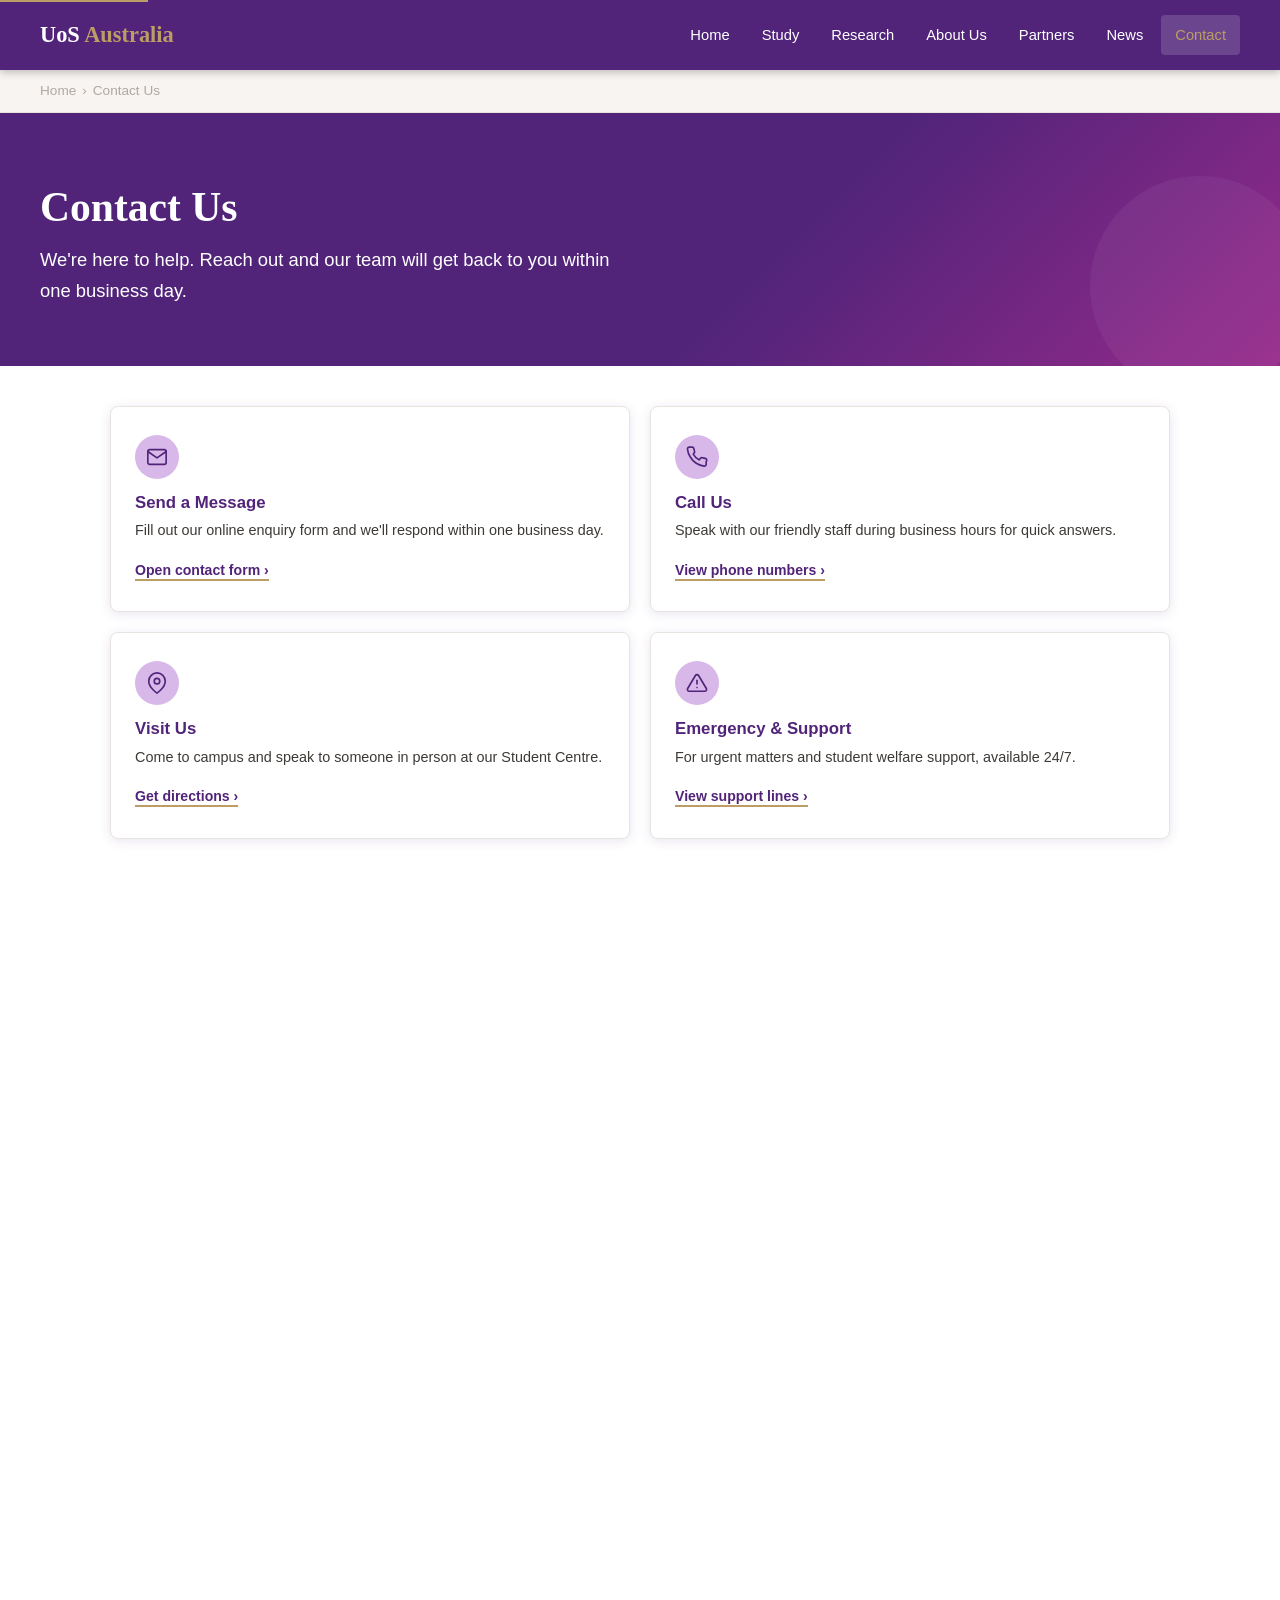
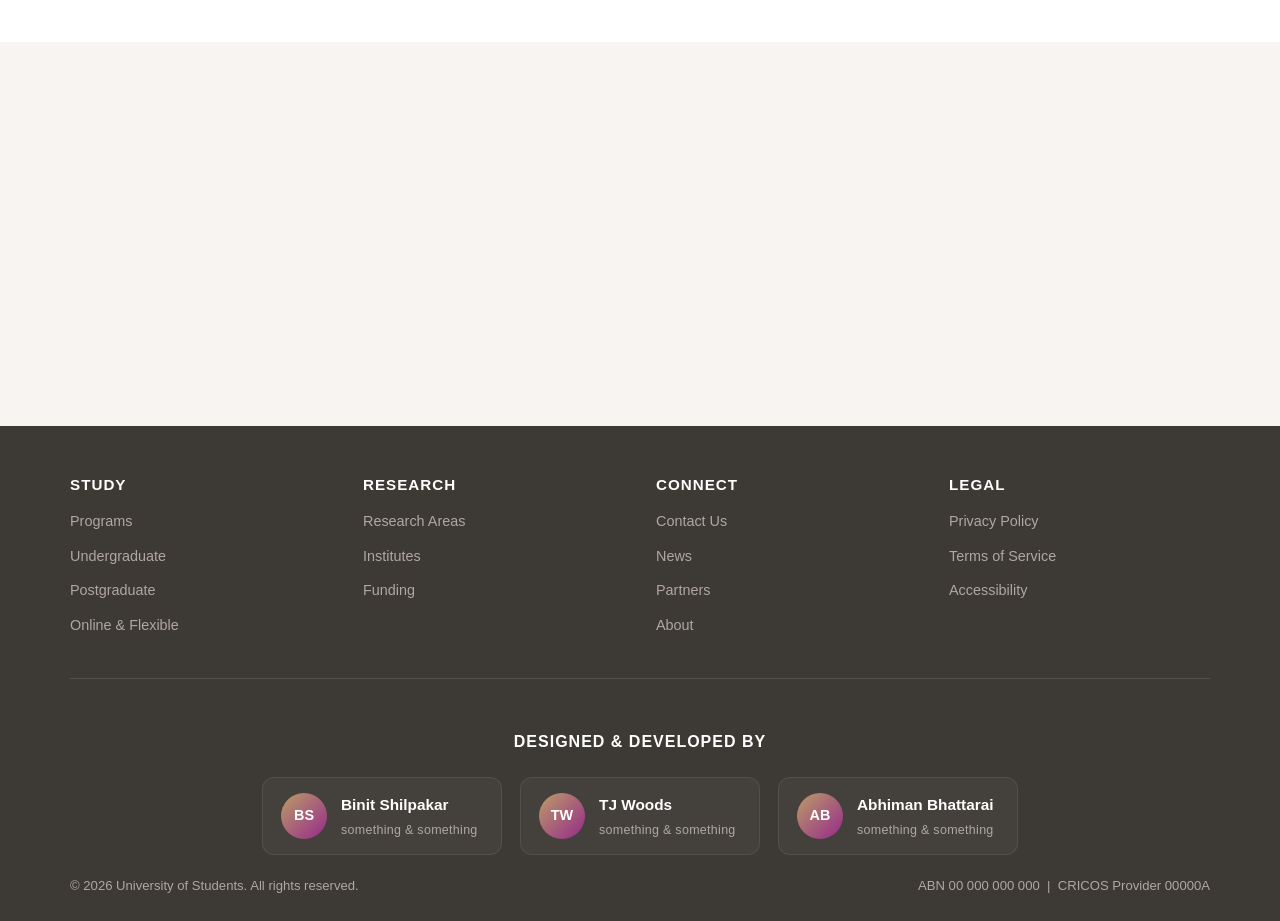
<file: pages/contact.html>
<!DOCTYPE html>
<html lang="en">
<head>
    <meta charset="UTF-8">
    <meta name="viewport" content="width=device-width, initial-scale=1.0">
    <title>Contact Us — University of Students</title>
    <link rel="stylesheet" href="../styles/styles2.css">
    <style>
        .contact-grid {
            display: grid;
            grid-template-columns: 1fr 380px;
            gap: 48px;
            padding: 60px 40px;
            max-width: 1140px;
            margin: 0 auto;
        }
        .contact-cards {
            display: grid;
            grid-template-columns: 1fr 1fr;
            gap: 20px;
            margin-bottom: 40px;
        }
        .contact-card {
            background: var(--white);
            border: 1px solid var(--grey-light);
            border-radius: 8px;
            padding: 28px 24px;
            box-shadow: var(--shadow);
            transition: transform var(--transition), box-shadow var(--transition);
            cursor: pointer;
        }
        .contact-card:hover { transform: translateY(-3px); box-shadow: var(--shadow-lg); }
        .contact-card-icon {
            width: 44px; height: 44px;
            border-radius: 50%;
            background: var(--purple-light);
            display: flex; align-items: center; justify-content: center;
            margin-bottom: 14px;
        }
        .contact-card-icon svg { width: 22px; height: 22px; stroke: var(--purple-dark); fill: none; stroke-width: 1.8; stroke-linecap: round; stroke-linejoin: round; }
        .contact-card h3 { font-size: 1.05rem; font-family: var(--font-body); font-weight: 700; color: var(--purple-dark); margin-bottom: 6px; }
        .contact-card p { font-size: 0.9rem; color: var(--grey-dark); margin-bottom: 14px; }
        .card-link { font-size: 0.88rem; font-weight: 600; color: var(--purple-dark); border-bottom: 2px solid var(--gold); padding-bottom: 1px; text-decoration: none; transition: color var(--transition); cursor: pointer; }
        .card-link:hover { color: var(--purple-mid); text-decoration: none; }
        .contact-info-list li { display: flex; align-items: flex-start; gap: 14px; padding: 16px 0; border-bottom: 1px solid var(--grey-light); }
        .contact-info-list li:last-child { border-bottom: none; }
        .info-icon { width: 36px; height: 36px; border-radius: 50%; background: var(--off-white); display: flex; align-items: center; justify-content: center; flex-shrink: 0; margin-top: 2px; }
        .info-icon svg { width: 18px; height: 18px; stroke: var(--purple-dark); fill: none; stroke-width: 1.8; stroke-linecap: round; stroke-linejoin: round; }
        .info-text strong { display: block; font-size: 0.85rem; color: var(--grey-mid); text-transform: uppercase; letter-spacing: 0.5px; margin-bottom: 3px; }
        .info-text span { color: var(--text); font-size: 0.97rem; }
        .contact-sidebar { display: flex; flex-direction: column; gap: 20px; }
        .sidebar-map { border-radius: 8px; overflow: hidden; border: 1px solid var(--grey-light); height: 240px; background: linear-gradient(135deg, var(--purple-light), #c4a0da); display: flex; align-items: center; justify-content: center; flex-direction: column; color: var(--purple-dark); gap: 8px; }
        .sidebar-map svg { width: 40px; height: 40px; stroke: var(--purple-dark); fill: none; stroke-width: 1.5; stroke-linecap: round; stroke-linejoin: round; }
        .sidebar-map strong { font-size: 1rem; }
        .sidebar-map p { font-size: 0.85rem; opacity: 0.75; text-align: center; padding: 0 20px; }
        .sidebar-hours { background: var(--off-white); border-radius: 8px; padding: 24px; border: 1px solid var(--grey-light); }
        .sidebar-hours h3 { font-size: 1rem; font-family: var(--font-body); font-weight: 700; color: var(--purple-dark); margin-bottom: 14px; }
        .hours-row { display: flex; justify-content: space-between; padding: 8px 0; border-bottom: 1px solid var(--grey-light); font-size: 0.88rem; }
        .hours-row:last-child { border-bottom: none; }
        .hours-row span:first-child { color: var(--grey-dark); }
        .hours-row span:last-child { color: var(--purple-dark); font-weight: 600; }
        .sidebar-social { background: var(--purple-dark); border-radius: 8px; padding: 22px; }
        .sidebar-social h3 { color: var(--white); font-size: 0.95rem; font-family: var(--font-body); font-weight: 700; margin-bottom: 14px; }
        .social-links { display: flex; gap: 10px; flex-wrap: wrap; }
        .social-btn { background: rgba(255,255,255,0.12); border: 1px solid rgba(255,255,255,0.2); border-radius: 8px; width: 44px; height: 44px; display: flex; align-items: center; justify-content: center; color: var(--white); cursor: pointer; transition: background var(--transition), border-color var(--transition), transform 0.15s ease; text-decoration: none; }
        .social-btn:hover { background: rgba(255,255,255,0.25); border-color: rgba(255,255,255,0.5); transform: translateY(-2px); color: var(--white); text-decoration: none; }
        .social-btn svg { width: 20px; height: 20px; fill: var(--white); }

        /* Modal */
        .modal-overlay {
            display: none;
            position: fixed;
            inset: 0;
            background: rgba(0,0,0,0.55);
            z-index: 2000;
            align-items: center;
            justify-content: center;
            padding: 20px;
            opacity: 0;
            transition: opacity 0.3s ease;
        }
        .modal-overlay.open { display: flex; opacity: 1; }
        .modal-box { background: var(--white); border-radius: 10px; width: 100%; max-width: 540px; box-shadow: 0 20px 60px rgba(0,0,0,0.3); overflow: hidden; animation: slideUp 0.3s ease forwards; }
        @keyframes slideUp { from { transform: translateY(30px); opacity: 0; } to { transform: translateY(0); opacity: 1; } }
        .modal-header { background: var(--purple-dark); padding: 24px 28px; display: flex; justify-content: space-between; align-items: center; }
        .modal-header h2 { color: var(--white); font-size: 1.3rem; margin: 0; }
        .modal-close { background: none; border: none; color: rgba(255,255,255,0.7); font-size: 1.6rem; cursor: pointer; line-height: 1; padding: 0 4px; transition: color var(--transition); }
        .modal-close:hover { color: var(--white); }
        .modal-body { padding: 28px; }
        .modal-body p { color: var(--grey-dark); font-size: 0.93rem; margin-bottom: 22px; }
        .form-group { margin-bottom: 18px; }
        .form-group label { display: block; font-size: 0.88rem; font-weight: 600; color: var(--grey-dark); margin-bottom: 6px; }
        .form-group input,
        .form-group select,
        .form-group textarea { width: 100%; padding: 10px 14px; border: 2px solid var(--grey-light); border-radius: 5px; font-size: 0.95rem; font-family: var(--font-body); color: var(--text); outline: none; transition: border-color var(--transition); background: var(--white); }
        .form-group input:focus,
        .form-group select:focus,
        .form-group textarea:focus { border-color: var(--purple-dark); }
        .form-group textarea { resize: vertical; min-height: 100px; }
        .form-row { display: grid; grid-template-columns: 1fr 1fr; gap: 14px; }
        .modal-footer { padding: 18px 28px; background: var(--off-white); border-top: 1px solid var(--grey-light); display: flex; justify-content: flex-end; gap: 12px; }
        .success-msg { text-align: center; padding: 36px 20px; }
        .success-msg .check-circle { width: 64px; height: 64px; border-radius: 50%; background: #e6f4ea; display: flex; align-items: center; justify-content: center; margin: 0 auto 18px; }
        .success-msg .check-circle svg { width: 32px; height: 32px; stroke: #2E8B57; fill: none; stroke-width: 2.5; stroke-linecap: round; stroke-linejoin: round; }
        .success-msg h3 { color: var(--purple-dark); margin-bottom: 8px; }
        .success-msg p { color: var(--grey-dark); font-size: 0.93rem; }

        /* FAQ */
        .faq-section { background: var(--off-white); padding: 60px 40px; }
        .faq-grid { display: grid; grid-template-columns: 1fr 1fr; gap: 16px; margin-top: 32px; }
        .faq-item { background: var(--white); border-radius: 6px; border: 1px solid var(--grey-light); overflow: hidden; }
        .faq-question { width: 100%; text-align: left; background: none; border: none; padding: 18px 20px; font-size: 0.95rem; font-weight: 600; color: var(--purple-dark); cursor: pointer; display: flex; justify-content: space-between; align-items: center; font-family: var(--font-body); transition: background var(--transition); }
        .faq-question:hover { background: var(--off-white); }
        .faq-arrow { font-size: 0.75rem; transition: transform var(--transition); color: var(--gold); }
        .faq-question.open .faq-arrow { transform: rotate(180deg); }
        .faq-answer { display: none; padding: 0 20px 18px; font-size: 0.9rem; color: var(--grey-dark); line-height: 1.6; }
        .faq-answer.open { display: block; }
    </style>
</head>
<body>

    <a class="skip-link" href="#main">Skip to content</a>

    <header class="navbar">
        <a class="nav-logo" href="../index2.html">UoS <span style="color:var(--gold)">Australia</span></a>
        <button class="nav-toggle" aria-label="Toggle navigation" aria-expanded="false"><span></span><span></span><span></span></button>
        <nav>
            <ul class="nav-links">
                <li><a href="../index2.html">Home</a></li>
                <li><a href="study.html">Study</a></li>
                <li><a href="research.html">Research</a></li>
                <li><a href="about.html">About Us</a></li>
                <li><a href="partners.html">Partners</a></li>
                <li><a href="news.html">News</a></li>
                <li><a href="contact.html" class="active">Contact</a></li>
            </ul>
        </nav>
    </header>

    <div class="breadcrumb">
        <a href="../index2.html">Home</a><span>›</span>Contact Us
    </div>

    <section class="page-hero">
        <h1 class="hero-reveal">Contact Us</h1>
        <p class="hero-reveal hero-reveal-delay-1">We're here to help. Reach out and our team will get back to you within one business day.</p>
    </section>

    <div style="max-width:1140px; margin:0 auto; padding:40px 40px 0;">
        <div class="contact-cards">
            <div class="contact-card reveal" onclick="openModal('general')">
                <div class="contact-card-icon">
                    <svg viewBox="0 0 24 24"><path d="M4 4h16c1.1 0 2 .9 2 2v12c0 1.1-.9 2-2 2H4c-1.1 0-2-.9-2-2V6c0-1.1.9-2 2-2z"/><polyline points="22,6 12,13 2,6"/></svg>
                </div>
                <h3>Send a Message</h3>
                <p>Fill out our online enquiry form and we'll respond within one business day.</p>
                <span class="card-link">Open contact form &rsaquo;</span>
            </div>
            <div class="contact-card reveal reveal-delay-1" onclick="openModal('phone')">
                <div class="contact-card-icon">
                    <svg viewBox="0 0 24 24"><path d="M22 16.92v3a2 2 0 0 1-2.18 2 19.79 19.79 0 0 1-8.63-3.07A19.5 19.5 0 0 1 4.69 12a19.79 19.79 0 0 1-3.07-8.67A2 2 0 0 1 3.6 1.2h3a2 2 0 0 1 2 1.72c.127.96.361 1.903.7 2.81a2 2 0 0 1-.45 2.11L7.91 8.77a16 16 0 0 0 6.29 6.29l1.84-1.84a2 2 0 0 1 2.11-.45c.907.339 1.85.573 2.81.7A2 2 0 0 1 22 16.92z"/></svg>
                </div>
                <h3>Call Us</h3>
                <p>Speak with our friendly staff during business hours for quick answers.</p>
                <span class="card-link">View phone numbers &rsaquo;</span>
            </div>
            <div class="contact-card reveal reveal-delay-2" onclick="openModal('visit')">
                <div class="contact-card-icon">
                    <svg viewBox="0 0 24 24"><path d="M21 10c0 7-9 13-9 13s-9-6-9-13a9 9 0 0 1 18 0z"/><circle cx="12" cy="10" r="3"/></svg>
                </div>
                <h3>Visit Us</h3>
                <p>Come to campus and speak to someone in person at our Student Centre.</p>
                <span class="card-link">Get directions &rsaquo;</span>
            </div>
            <div class="contact-card reveal reveal-delay-3" onclick="openModal('emergency')">
                <div class="contact-card-icon">
                    <svg viewBox="0 0 24 24"><path d="M10.29 3.86L1.82 18a2 2 0 0 0 1.71 3h16.94a2 2 0 0 0 1.71-3L13.71 3.86a2 2 0 0 0-3.42 0z"/><line x1="12" y1="9" x2="12" y2="13"/><line x1="12" y1="17" x2="12.01" y2="17"/></svg>
                </div>
                <h3>Emergency &amp; Support</h3>
                <p>For urgent matters and student welfare support, available 24/7.</p>
                <span class="card-link">View support lines &rsaquo;</span>
            </div>
        </div>
    </div>

    <div class="contact-grid">
        <div>
            <div class="gold-bar reveal"></div>
            <h2 class="section-title reveal">Get In Touch</h2>
            <p class="section-subtitle reveal reveal-delay-1">Our team is ready to answer your questions about admissions, programs, and university life.</p>

            <ul class="contact-info-list">
                <li class="reveal">
                    <div class="info-icon"><svg viewBox="0 0 24 24"><path d="M4 4h16c1.1 0 2 .9 2 2v12c0 1.1-.9 2-2 2H4c-1.1 0-2-.9-2-2V6c0-1.1.9-2 2-2z"/><polyline points="22,6 12,13 2,6"/></svg></div>
                    <div class="info-text"><strong>General Enquiries</strong><span>enquiries@uos.edu.au</span></div>
                </li>
                <li class="reveal reveal-delay-1">
                    <div class="info-icon"><svg viewBox="0 0 24 24"><path d="M22 10v6M2 10l10-5 10 5-10 5-10-5z"/><path d="M6 12v5c0 1.657 2.686 3 6 3s6-1.343 6-3v-5"/></svg></div>
                    <div class="info-text"><strong>Admissions Office</strong><span>admissions@uos.edu.au &nbsp;|&nbsp; +61 7 0000 0001</span></div>
                </li>
                <li class="reveal reveal-delay-2">
                    <div class="info-icon"><svg viewBox="0 0 24 24"><circle cx="12" cy="12" r="10"/><line x1="12" y1="8" x2="12" y2="12"/><line x1="12" y1="16" x2="12.01" y2="16"/></svg></div>
                    <div class="info-text"><strong>Research Office</strong><span>research@uos.edu.au &nbsp;|&nbsp; +61 7 0000 0002</span></div>
                </li>
                <li class="reveal reveal-delay-3">
                    <div class="info-icon"><svg viewBox="0 0 24 24"><path d="M17 21v-2a4 4 0 0 0-4-4H5a4 4 0 0 0-4 4v2"/><circle cx="9" cy="7" r="4"/><path d="M23 21v-2a4 4 0 0 0-3-3.87"/><path d="M16 3.13a4 4 0 0 1 0 7.75"/></svg></div>
                    <div class="info-text"><strong>Industry &amp; Partnerships</strong><span>partnerships@uos.edu.au</span></div>
                </li>
                <li class="reveal reveal-delay-4">
                    <div class="info-icon"><svg viewBox="0 0 24 24"><path d="M21 10c0 7-9 13-9 13s-9-6-9-13a9 9 0 0 1 18 0z"/><circle cx="12" cy="10" r="3"/></svg></div>
                    <div class="info-text"><strong>Main Campus Address</strong><span>1 University Drive, Student City QLD 4000, Australia</span></div>
                </li>
            </ul>

            <button class="btn btn-primary reveal" onclick="openModal('general')">Send Us a Message</button>
        </div>

        <div class="contact-sidebar reveal reveal-delay-1">
            <div class="sidebar-map">
                <svg viewBox="0 0 24 24"><path d="M21 10c0 7-9 13-9 13s-9-6-9-13a9 9 0 0 1 18 0z"/><circle cx="12" cy="10" r="3"/></svg>
                <strong>Main Campus</strong>
                <p>1 University Drive, Student City QLD 4000</p>
            </div>
            <div class="sidebar-hours">
                <h3>Office Hours</h3>
                <div class="hours-row"><span>Monday – Thursday</span><span>8:00am – 5:00pm</span></div>
                <div class="hours-row"><span>Friday</span><span>8:00am – 4:30pm</span></div>
                <div class="hours-row"><span>Saturday</span><span>9:00am – 12:00pm</span></div>
                <div class="hours-row"><span>Sunday &amp; Public Holidays</span><span>Closed</span></div>
            </div>
            <div class="sidebar-social">
                <h3>Follow Us</h3>
                <div class="social-links">
                    <!-- Facebook -->
                    <a class="social-btn" href="https://www.facebook.com" target="_blank" rel="noopener noreferrer" aria-label="Facebook">
                        <svg viewBox="0 0 24 24" xmlns="http://www.w3.org/2000/svg"><path d="M24 12.073C24 5.405 18.627 0 12 0S0 5.405 0 12.073C0 18.1 4.388 23.094 10.125 24v-8.437H7.078v-3.49h3.047V9.41c0-3.025 1.792-4.697 4.533-4.697 1.312 0 2.686.236 2.686.236v2.97h-1.513c-1.491 0-1.956.93-1.956 1.883v2.271h3.328l-.532 3.49h-2.796V24C19.612 23.094 24 18.1 24 12.073z"/></svg>
                    </a>
                    <!-- Instagram -->
                    <a class="social-btn" href="https://www.instagram.com" target="_blank" rel="noopener noreferrer" aria-label="Instagram">
                        <svg viewBox="0 0 24 24" xmlns="http://www.w3.org/2000/svg"><path d="M12 2.163c3.204 0 3.584.012 4.85.07 1.366.062 2.633.334 3.608 1.308.975.975 1.246 2.242 1.308 3.608.058 1.266.07 1.646.07 4.85s-.012 3.584-.07 4.85c-.062 1.366-.334 2.633-1.308 3.608-.975.975-2.242 1.246-3.608 1.308-1.266.058-1.646.07-4.85.07s-3.584-.012-4.85-.07c-1.366-.062-2.633-.334-3.608-1.308-.975-.975-1.246-2.242-1.308-3.608C2.175 15.584 2.163 15.204 2.163 12s.012-3.584.07-4.85c.062-1.366.334-2.633 1.308-3.608.975-.975 2.242-1.246 3.608-1.308C8.416 2.175 8.796 2.163 12 2.163zm0-2.163C8.741 0 8.332.014 7.052.072 5.197.157 3.355.673 2.014 2.014.673 3.355.157 5.197.072 7.052.014 8.332 0 8.741 0 12c0 3.259.014 3.668.072 4.948.085 1.855.601 3.697 1.942 5.038 1.341 1.341 3.183 1.857 5.038 1.942C8.332 23.986 8.741 24 12 24c3.259 0 3.668-.014 4.948-.072 1.855-.085 3.697-.601 5.038-1.942 1.341-1.341 1.857-3.183 1.942-5.038.058-1.28.072-1.689.072-4.948 0-3.259-.014-3.668-.072-4.948-.085-1.855-.601-3.697-1.942-5.038C20.645.673 18.803.157 16.948.072 15.668.014 15.259 0 12 0zm0 5.838a6.162 6.162 0 1 0 0 12.324 6.162 6.162 0 0 0 0-12.324zm0 10.162a4 4 0 1 1 0-8 4 4 0 0 1 0 8zm6.406-11.845a1.44 1.44 0 1 0 0 2.881 1.44 1.44 0 0 0 0-2.881z"/></svg>
                    </a>
                    <!-- LinkedIn -->
                    <a class="social-btn" href="https://www.linkedin.com" target="_blank" rel="noopener noreferrer" aria-label="LinkedIn">
                        <svg viewBox="0 0 24 24" xmlns="http://www.w3.org/2000/svg"><path d="M20.447 20.452h-3.554v-5.569c0-1.328-.027-3.037-1.852-3.037-1.853 0-2.136 1.445-2.136 2.939v5.667H9.351V9h3.414v1.561h.046c.477-.9 1.637-1.85 3.37-1.85 3.601 0 4.267 2.37 4.267 5.455v6.286zM5.337 7.433a2.062 2.062 0 0 1-2.063-2.065 2.064 2.064 0 1 1 2.063 2.065zm1.782 13.019H3.555V9h3.564v11.452zM22.225 0H1.771C.792 0 0 .774 0 1.729v20.542C0 23.227.792 24 1.771 24h20.451C23.2 24 24 23.227 24 22.271V1.729C24 .774 23.2 0 22.222 0h.003z"/></svg>
                    </a>
                    <!-- X / Twitter -->
                    <a class="social-btn" href="https://www.x.com" target="_blank" rel="noopener noreferrer" aria-label="X (Twitter)">
                        <svg viewBox="0 0 24 24" xmlns="http://www.w3.org/2000/svg"><path d="M18.901 1.153h3.68l-8.04 9.19L24 22.846h-7.406l-5.8-7.584-6.638 7.584H.474l8.6-9.83L0 1.154h7.594l5.243 6.932ZM17.61 20.644h2.039L6.486 3.24H4.298Z"/></svg>
                    </a>
                    <!-- YouTube -->
                    <a class="social-btn" href="https://www.youtube.com" target="_blank" rel="noopener noreferrer" aria-label="YouTube">
                        <svg viewBox="0 0 24 24" xmlns="http://www.w3.org/2000/svg"><path d="M23.498 6.186a3.016 3.016 0 0 0-2.122-2.136C19.505 3.545 12 3.545 12 3.545s-7.505 0-9.377.505A3.017 3.017 0 0 0 .502 6.186C0 8.07 0 12 0 12s0 3.93.502 5.814a3.016 3.016 0 0 0 2.122 2.136c1.871.505 9.376.505 9.376.505s7.505 0 9.377-.505a3.015 3.015 0 0 0 2.122-2.136C24 15.93 24 12 24 12s0-3.93-.502-5.814zM9.545 15.568V8.432L15.818 12l-6.273 3.568z"/></svg>
                    </a>
                </div>
            </div>
        </div>
    </div>

    <section class="faq-section">
        <div style="max-width:1140px; margin:0 auto; padding:0;">
            <div class="gold-bar reveal"></div>
            <h2 class="section-title reveal">Frequently Asked Questions</h2>
            <p class="section-subtitle reveal reveal-delay-1">Quick answers to common queries.</p>
            <div class="faq-grid">
                <div class="faq-item reveal">
                    <button class="faq-question" onclick="toggleFaq(this)">How do I apply for admission?<span class="faq-arrow">&#9660;</span></button>
                    <div class="faq-answer">Applications are submitted through our online portal. Visit the Study page and select your desired program to begin your application.</div>
                </div>
                <div class="faq-item reveal reveal-delay-1">
                    <button class="faq-question" onclick="toggleFaq(this)">Where can I find my student ID?<span class="faq-arrow">&#9660;</span></button>
                    <div class="faq-answer">Your student ID is provided in your enrolment confirmation email. You can also retrieve it via the Student Portal using your registered email address.</div>
                </div>
                <div class="faq-item reveal reveal-delay-2">
                    <button class="faq-question" onclick="toggleFaq(this)">What support is available for international students?<span class="faq-arrow">&#9660;</span></button>
                    <div class="faq-answer">We offer a dedicated International Student Services team, orientation programs, visa guidance, and peer mentoring to help you settle in.</div>
                </div>
                <div class="faq-item reveal reveal-delay-3">
                    <button class="faq-question" onclick="toggleFaq(this)">How do I access the library remotely?<span class="faq-arrow">&#9660;</span></button>
                    <div class="faq-answer">All enrolled students can access our digital library 24/7 using their student credentials. Thousands of journals and e-books are available online.</div>
                </div>
            </div>
        </div>
    </section>

    <footer class="site-footer">

    <div class="footer-container">

        <div class="footer-col">
            <h3>Study</h3>
            <ul>
                <li><a href="study.html">Programs</a></li>
                <li><a href="study.html?level=undergraduate">Undergraduate</a></li>
                <li><a href="study.html?level=postgraduate">Postgraduate</a></li>
                <li><a href="study.html?level=online">Online &amp; Flexible</a></li>
            </ul>
        </div>

        <div class="footer-col">
            <h3>Research</h3>
            <ul>
                <li><a href="research.html">Research Areas</a></li>
                <li><a href="research.html#institutes">Institutes</a></li>
                <li><a href="research.html#funding">Funding</a></li>
            </ul>
        </div>

        <div class="footer-col">
            <h3>Connect</h3>
            <ul>
                <li><a href="contact.html">Contact Us</a></li>
                <li><a href="news.html">News</a></li>
                <li><a href="partners.html">Partners</a></li>
                <li><a href="about.html">About</a></li>
            </ul>
        </div>

        <div class="footer-col">
            <h3>Legal</h3>
            <ul>
                <li><a href="#">Privacy Policy</a></li>
                <li><a href="#">Terms of Service</a></li>
                <li><a href="#">Accessibility</a></li>
            </ul>
        </div>

    </div>

    <!-- Creator Section -->
    <div class="footer-creators">

        <div class="footer-creators-title">
            <span>Designed &amp; Developed By</span>
        </div>

        <div class="footer-creators-list">

            <a class="creator-card" href="#">
                <span class="creator-avatar">BS</span>
                <div class="creator-info">
                    <strong>Binit Shilpakar</strong>
                    <small>something &amp; something</small>
                </div>
            </a>

            <a class="creator-card" href="#">
                <span class="creator-avatar">TW</span>
                <div class="creator-info">
                    <strong>TJ Woods</strong>
                    <small>something &amp; something</small>
                </div>
            </a>

            <a class="creator-card" href="#">
                <span class="creator-avatar">AB</span>
                <div class="creator-info">
                    <strong>Abhiman Bhattarai</strong>
                    <small>something &amp; something</small>
                </div>
            </a>

        </div>

    </div>

    <div class="footer-bottom">
        <p>&copy; 2026 University of Students. All rights reserved.</p>
        <p>ABN 00 000 000 000 &nbsp;|&nbsp; CRICOS Provider 00000A</p>
    </div>

</footer>

    <!-- MODALS -->
    <div class="modal-overlay" id="modalOverlay" onclick="closeModalOnBg(event)">
        <div class="modal-box" id="modalBox">

            <div id="modalGeneral">
                <div class="modal-header"><h2>Send Us a Message</h2><button class="modal-close" onclick="closeModal()">&#215;</button></div>
                <div class="modal-body">
                    <p>Fill in the form below and our team will respond within one business day.</p>
                    <div class="form-row">
                        <div class="form-group"><label for="firstName">First Name *</label><input type="text" id="firstName" placeholder="Jane"></div>
                        <div class="form-group"><label for="lastName">Last Name *</label><input type="text" id="lastName" placeholder="Smith"></div>
                    </div>
                    <div class="form-group"><label for="email">Email Address *</label><input type="email" id="email" placeholder="jane.smith@email.com"></div>
                    <div class="form-group">
                        <label for="enquiryType">Enquiry Type *</label>
                        <select id="enquiryType">
                            <option value="">— Select a category —</option>
                            <option>Admissions &amp; Applications</option>
                            <option>Programs &amp; Courses</option>
                            <option>Research Opportunities</option>
                            <option>International Students</option>
                            <option>General Information</option>
                            <option>Other</option>
                        </select>
                    </div>
                    <div class="form-group"><label for="message">Message *</label><textarea id="message" placeholder="Tell us how we can help you…"></textarea></div>
                </div>
                <div class="modal-footer">
                    <button class="btn btn-outline" onclick="closeModal()">Cancel</button>
                    <button class="btn btn-primary" onclick="submitForm()">Send Message</button>
                </div>
            </div>

            <div id="modalPhone" style="display:none;">
                <div class="modal-header"><h2>Phone Directory</h2><button class="modal-close" onclick="closeModal()">&#215;</button></div>
                <div class="modal-body">
                    <ul class="contact-info-list">
                        <li><div class="info-icon"><svg viewBox="0 0 24 24"><path d="M22 10v6M2 10l10-5 10 5-10 5-10-5z"/><path d="M6 12v5c0 1.657 2.686 3 6 3s6-1.343 6-3v-5"/></svg></div><div class="info-text"><strong>Admissions</strong><span>+61 7 0000 0001 &nbsp;(Mon–Fri 8am–5pm)</span></div></li>
                        <li><div class="info-icon"><svg viewBox="0 0 24 24"><circle cx="12" cy="12" r="10"/><line x1="12" y1="8" x2="12" y2="12"/><line x1="12" y1="16" x2="12.01" y2="16"/></svg></div><div class="info-text"><strong>Research Office</strong><span>+61 7 0000 0002 &nbsp;(Mon–Fri 9am–4pm)</span></div></li>
                        <li><div class="info-icon"><svg viewBox="0 0 24 24"><rect x="2" y="3" width="20" height="14" rx="2"/><path d="M8 21h8M12 17v4"/></svg></div><div class="info-text"><strong>Fees &amp; Finance</strong><span>+61 7 0000 0003 &nbsp;(Mon–Fri 8am–5pm)</span></div></li>
                        <li><div class="info-icon"><svg viewBox="0 0 24 24"><path d="M4 19.5A2.5 2.5 0 0 1 6.5 17H20"/><path d="M6.5 2H20v20H6.5A2.5 2.5 0 0 1 4 19.5v-15A2.5 2.5 0 0 1 6.5 2z"/></svg></div><div class="info-text"><strong>Library</strong><span>+61 7 0000 0004 &nbsp;(24/7 online support)</span></div></li>
                    </ul>
                </div>
                <div class="modal-footer"><button class="btn btn-primary" onclick="closeModal()">Close</button></div>
            </div>

            <div id="modalVisit" style="display:none;">
                <div class="modal-header"><h2>Visit Us</h2><button class="modal-close" onclick="closeModal()">&#215;</button></div>
                <div class="modal-body">
                    <p>Our Student Centre is at the heart of main campus and is your first point of contact for in-person enquiries.</p>
                    <ul class="contact-info-list">
                        <li><div class="info-icon"><svg viewBox="0 0 24 24"><rect x="3" y="3" width="18" height="18" rx="2"/><path d="M3 9h18"/><path d="M9 21V9"/></svg></div><div class="info-text"><strong>Main Campus</strong><span>1 University Drive, Student City QLD 4000</span></div></li>
                        <li><div class="info-icon"><svg viewBox="0 0 24 24"><rect x="1" y="3" width="15" height="13" rx="1"/><path d="M16 8h4l3 5v3h-7V8z"/><circle cx="5.5" cy="18.5" r="2.5"/><circle cx="18.5" cy="18.5" r="2.5"/></svg></div><div class="info-text"><strong>By Bus</strong><span>Routes 66, 109, 412 stop directly outside the main gate</span></div></li>
                        <li><div class="info-icon"><svg viewBox="0 0 24 24"><circle cx="12" cy="12" r="10"/><polyline points="12 6 12 12 16 14"/></svg></div><div class="info-text"><strong>By Car</strong><span>Visitor parking available at P1 and P2. First 30 min free.</span></div></li>
                    </ul>
                </div>
                <div class="modal-footer"><button class="btn btn-primary" onclick="closeModal()">Got It</button></div>
            </div>

            <div id="modalEmergency" style="display:none;">
                <div class="modal-header" style="background:#8B0000;"><h2>Emergency &amp; Support</h2><button class="modal-close" onclick="closeModal()">&#215;</button></div>
                <div class="modal-body">
                    <ul class="contact-info-list">
                        <li><div class="info-icon"><svg viewBox="0 0 24 24"><path d="M10.29 3.86L1.82 18a2 2 0 0 0 1.71 3h16.94a2 2 0 0 0 1.71-3L13.71 3.86a2 2 0 0 0-3.42 0z"/><line x1="12" y1="9" x2="12" y2="13"/><line x1="12" y1="17" x2="12.01" y2="17"/></svg></div><div class="info-text"><strong>Emergency (Police / Fire / Ambulance)</strong><span style="font-size:1.2rem; font-weight:700; color:#8B0000;">000</span></div></li>
                        <li><div class="info-icon"><svg viewBox="0 0 24 24"><path d="M12 22s8-4 8-10V5l-8-3-8 3v7c0 6 8 10 8 10z"/></svg></div><div class="info-text"><strong>Campus Security (24/7)</strong><span>+61 7 0000 9999</span></div></li>
                        <li><div class="info-icon"><svg viewBox="0 0 24 24"><path d="M20.84 4.61a5.5 5.5 0 0 0-7.78 0L12 5.67l-1.06-1.06a5.5 5.5 0 0 0-7.78 7.78l1.06 1.06L12 21.23l7.78-7.78 1.06-1.06a5.5 5.5 0 0 0 0-7.78z"/></svg></div><div class="info-text"><strong>Student Counselling</strong><span>+61 7 0000 8888 &nbsp;|&nbsp; counselling@uos.edu.au</span></div></li>
                        <li><div class="info-icon"><svg viewBox="0 0 24 24"><path d="M22 12h-4l-3 9L9 3l-3 9H2"/></svg></div><div class="info-text"><strong>Student Health Centre</strong><span>+61 7 0000 7777 &nbsp;(Mon–Fri 8am–6pm)</span></div></li>
                    </ul>
                </div>
                <div class="modal-footer"><button class="btn btn-primary" onclick="closeModal()">Close</button></div>
            </div>

            <div id="modalSuccess" style="display:none;">
                <div class="modal-header"><h2>Message Sent</h2><button class="modal-close" onclick="closeModal()">&#215;</button></div>
                <div class="success-msg">
                    <div class="check-circle"><svg viewBox="0 0 24 24"><polyline points="20 6 9 17 4 12"/></svg></div>
                    <h3>Thank You</h3>
                    <p>Your message has been received. A member of our team will be in touch within one business day.</p>
                    <br>
                    <button class="btn btn-primary" onclick="closeModal()">Close</button>
                </div>
            </div>

        </div>
    </div>

    <script src="../js/shared.js"></script>
</body>
</html>

    <script>
        /* Modal */
        function openModal(type) {
            ['modalGeneral','modalPhone','modalVisit','modalEmergency','modalSuccess'].forEach(function(id) {
                document.getElementById(id).style.display = 'none';
            });
            var map = { general:'modalGeneral', phone:'modalPhone', visit:'modalVisit', emergency:'modalEmergency' };
            document.getElementById(map[type] || 'modalGeneral').style.display = 'block';
            var overlay = document.getElementById('modalOverlay');
            overlay.style.display = 'flex';
            setTimeout(function() { overlay.style.opacity = '1'; }, 10);
            document.body.style.overflow = 'hidden';
        }
        function closeModal() {
            var overlay = document.getElementById('modalOverlay');
            overlay.style.opacity = '0';
            setTimeout(function() { overlay.style.display = 'none'; document.body.style.overflow = ''; }, 300);
        }
        function closeModalOnBg(e) { if (e.target === document.getElementById('modalOverlay')) closeModal(); }
        document.addEventListener('keydown', function(e) { if (e.key === 'Escape') closeModal(); });

        function submitForm() {
            if (!document.getElementById('firstName').value.trim() ||
                !document.getElementById('email').value.trim() ||
                !document.getElementById('enquiryType').value ||
                !document.getElementById('message').value.trim()) {
                alert('Please fill in all required fields.');
                return;
            }
            document.getElementById('modalGeneral').style.display = 'none';
            document.getElementById('modalSuccess').style.display = 'block';
        }

        function toggleFaq(btn) {
            var answer = btn.nextElementSibling;
            var wasOpen = answer.classList.contains('open');
            document.querySelectorAll('.faq-answer').forEach(function(a) { a.classList.remove('open'); });
            document.querySelectorAll('.faq-question').forEach(function(b) { b.classList.remove('open'); });
            if (!wasOpen) { answer.classList.add('open'); btn.classList.add('open'); }
        }
    </script>
</file>
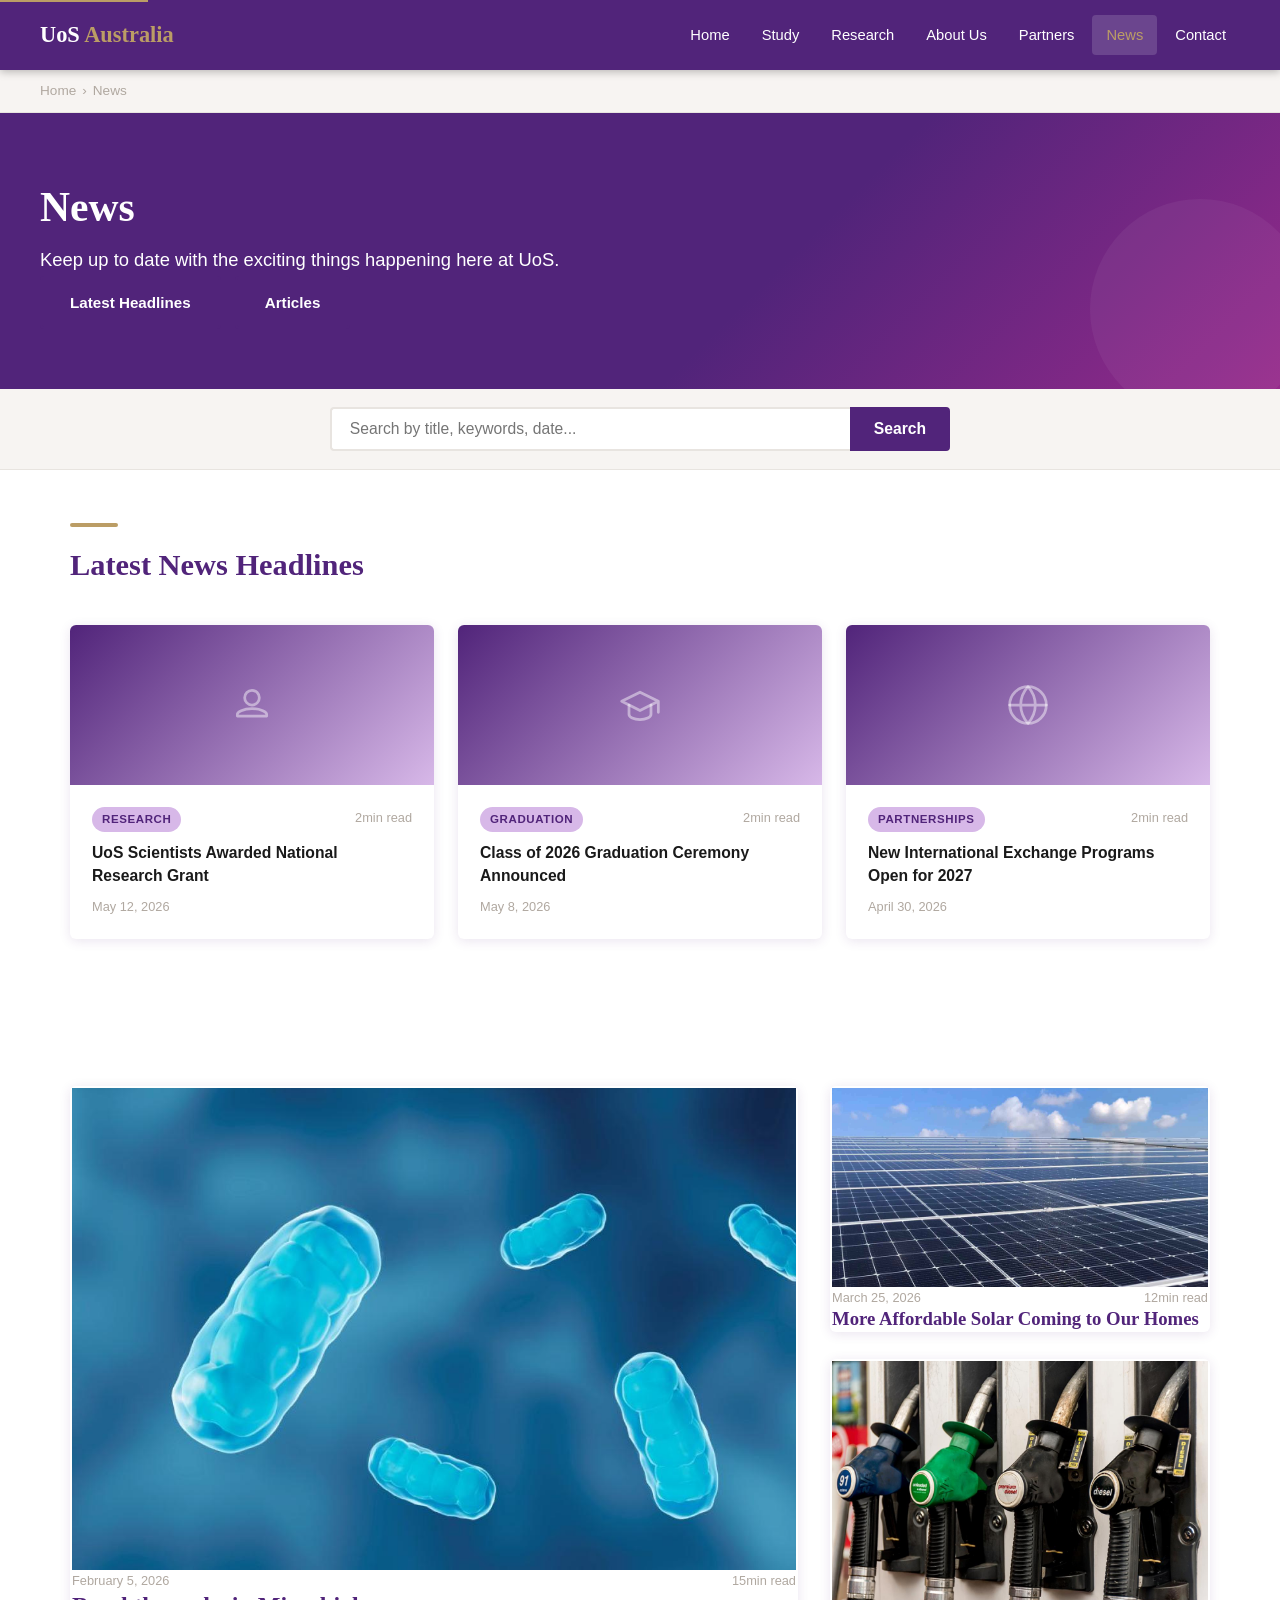
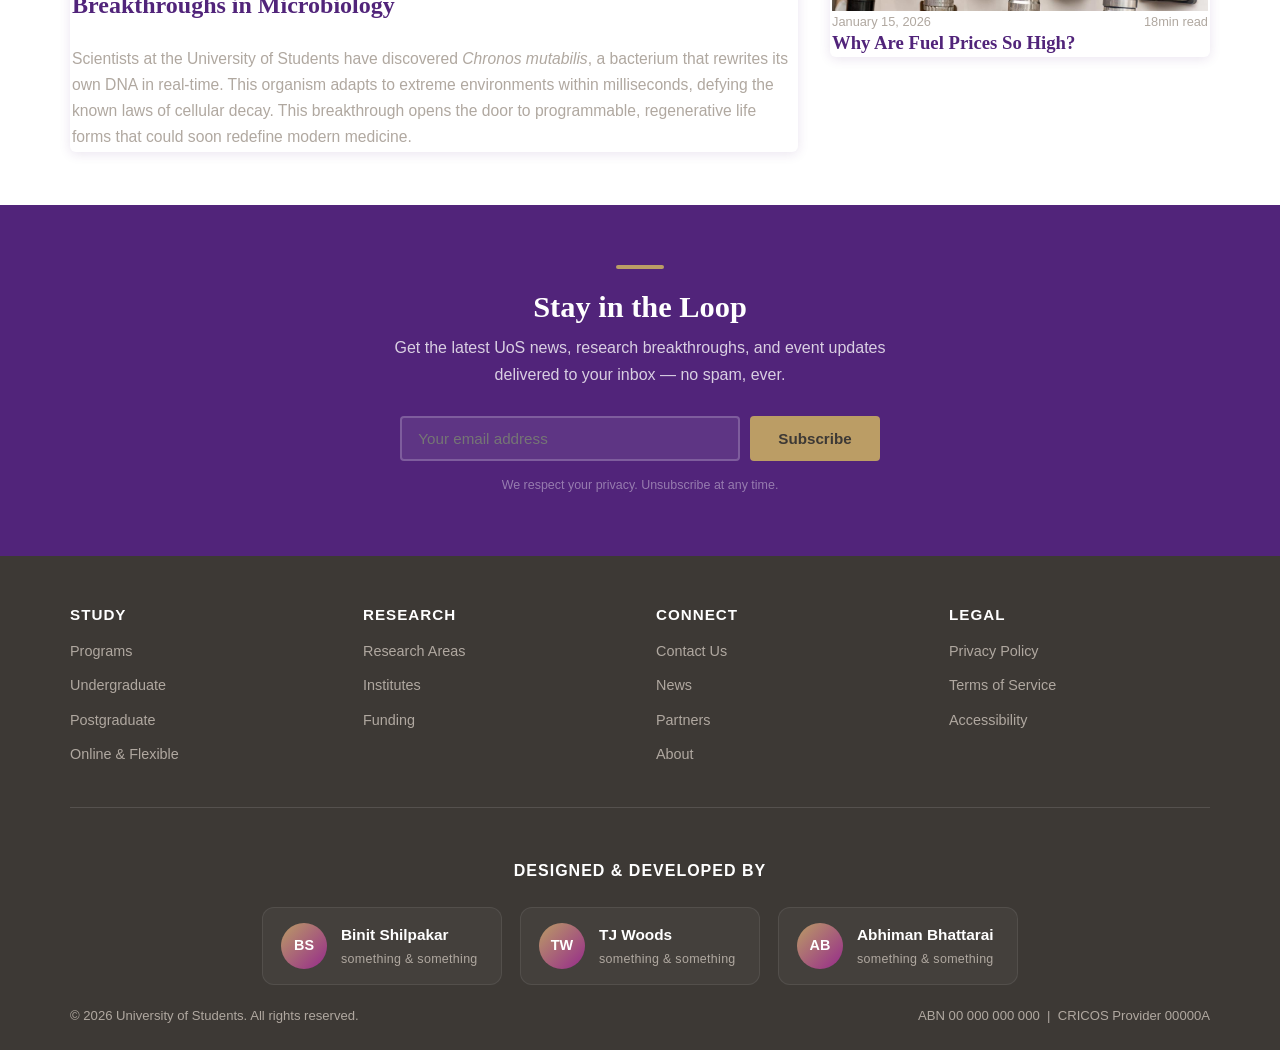
<file: pages/news.html>
<!DOCTYPE html>
<html lang="en">
<head>
    <meta charset="UTF-8">
    <meta name="viewport" content="width=device-width, initial-scale=1.0">
    <title>News — University of Students</title>
    <link rel="stylesheet" href="../styles/styles2.css">
    <style>
        .hero-section {
            position: relative;
            height: 540px;
            display: flex;
            align-items: center;
            overflow: hidden;
        }
        .hero-bg {
            position: absolute;
            inset: 0;
            background: linear-gradient(120deg, var(--purple-500) 0%, #2d0f4e 50%, var(--purple-light) 100%);
        }
        .hero-bg::before {
            content: '';
            position: absolute;
            top: -80px; right: -80px;
            width: 400px; height: 400px;
            border-radius: 50%;
            background: rgba(187,157,101,0.10);
        }
        .hero-bg::after {
            content: '';
            position: absolute;
            bottom: -60px; left: 30%;
            width: 260px; height: 260px;
            border-radius: 50%;
            background: rgba(255,255,255,0.04);
        }
        .hero-overlay {
            position: relative;
            z-index: 2;
            padding: 0 60px;
            max-width: 700px;
        }
        .hero-overlay h1 {
            color: var(--white);
            font-size: 3rem;
            margin-bottom: 18px;
            line-height: 1.15;
        }
        .hero-overlay p {
            color: rgba(255,255,255,0.84);
            font-size: 1.15rem;
            margin-bottom: 34px;
        }
        .hero-badges {
            display: flex;
            gap: 16px;
            flex-wrap: wrap;
            margin-top: 30px;
        }
        .hero-badge {
            background: rgba(255,255,255,0.10);
            border: 1px solid rgba(255,255,255,0.22);
            border-radius: 40px;
            padding: 6px 18px;
            color: var(--white);
            font-size: 0.86rem;
        }
        .search-bar {
            background-color: var(--off-white);
            border-bottom: 1px solid var(--grey-light);
            padding: 18px 40px;
            display: flex;
            align-items: center;
            justify-content: center;
        }
        .search-bar input[type="search"] {
            width: 100%;
            max-width: 520px;
            padding: 11px 18px;
            border: 2px solid var(--grey-light);
            border-right: none;
            border-radius: 4px 0 0 4px;
            font-size: 0.98rem;
            outline: none;
            font-family: var(--font-body);
            transition: border-color var(--transition);
        }
        .search-bar input[type="search"]:focus { border-color: var(--purple-500); }
        .search-bar button {
            padding: 11px 22px;
            background-color: var(--purple-500);
            color: var(--white);
            border: 2px solid var(--purple-500);
            border-radius: 0 4px 4px 0;
            font-size: 0.98rem;
            font-weight: 600;
            cursor: pointer;
            transition: background var(--transition);
            font-family: var(--font-body);
        }
        .search-bar button:hover { background-color: #3d1a5e; border-color: #3d1a5e; }
        .country-banner {
            background-color: var(--purple-500);
            color: var(--white);
            text-align: center;
            padding: 20px 40px;
            font-size: 0.92rem;
        }
        .country-banner p { max-width: 820px; margin: 0 auto; opacity: 0.90; line-height: 1.7; }
        .country-banner strong { color: var(--purple-50); }
        .strip-section { padding: 64px 40px 0; max-width: 1140px; margin: 0 auto; }
        .strip-header {
            display: flex;
            justify-content: space-between;
            align-items: flex-end;
            margin-bottom: 24px;
        }
        .news-grid { display: grid; grid-template-columns: repeat(3, 1fr); gap: 24px; margin-top: 32px; }
        .news-card {
            background: var(--white);
            border-radius: 6px;
            overflow: hidden;
            box-shadow: var(--shadow);
            transition: transform var(--transition), box-shadow var(--transition);
            cursor: pointer;
        }
        .news-card:hover { transform: translateY(-4px); box-shadow: var(--shadow-lg); }
        .news-card-img {
            height: 160px;
            background: linear-gradient(135deg, var(--purple-500), var(--purple-light));
            display: flex; align-items: center; justify-content: center;
        }
        .news-card-img svg { width: 44px; height: 44px; stroke: rgba(255,255,255,0.45); fill: none; stroke-width: 1.5; stroke-linecap: round; stroke-linejoin: round; }
        .news-card-body { padding: 22px; }
        .news-tag {
            display: inline-block;
            background-color: var(--purple-light);
            color: var(--purple-500);
            font-size: 0.72rem; font-weight: 700;
            padding: 3px 10px; border-radius: 20px;
            margin-bottom: 10px;
            text-transform: uppercase; letter-spacing: 0.6px;
        }
        .news-card-body h3 { font-size: 0.98rem; font-family: var(--font-body); font-weight: 700; margin-bottom: 8px; color: var(--text); line-height: 1.45; }
        .news-meta {
            display: flex;
            justify-content: space-between;
            width: 100%;
            font-size:0.8rem;
            color: var(--grey-mid);
        }
        .news-meta-text {
            font-size:0.8rem;
            color: var(--grey-mid);
        }

        /* Articles */
        .articles-container {
            display: grid;
            gap: 0 32px;
        }
        .articles-left,
        .articles-right {
            grid-row: 1 / span 1;
        }
        .article-left,
        .article-right {
            display: block;
            text-decoration: none;
            border: 2px solid transparent;
            border-radius: 6px;
            transition: transform var(--transition), box-shadow var(--transition);
            box-shadow: var(--shadow);
        }
        .article-left:hover,
        .article-right:hover {
            text-decoration: none;
            transform: translateY(-4px);
            box-shadow: var(--shadow-lg);
        }
        .article-left:hover h2,
        .article-right:hover h3 {
            text-decoration: underline;
        }
        .article-left p {
            font-size: 0.98rem;
            color: var(--grey-mid);
        }

        /* Modal */
        .modal-overlay {
            display: none;
            position: fixed;
            inset: 0;
            background: rgba(0,0,0,0.55);
            z-index: 2000;
            align-items: center;
            justify-content: center;
            padding: 20px;
            opacity: 0;
            transition: opacity 0.3s ease;
        }
        .modal-overlay.open { display: flex; opacity: 1; }
        .modal-box { background: var(--white); border-radius: 10px; width: 100%; max-width: 540px; box-shadow: 0 20px 60px rgba(0,0,0,0.3); overflow: hidden; animation: slideUp 0.3s ease forwards; }
        @keyframes slideUp { from { transform: translateY(30px); opacity: 0; } to { transform: translateY(0); opacity: 1; } }
        .modal-header { background: var(--purple-dark); padding: 24px 28px; display: flex; justify-content: space-between; align-items: center; }
        .modal-header h2 { color: var(--black); font-size: 1.3rem; margin: 0; }
        .modal-close { background: none; border: none; color: rgba(0,0,0,0.3); font-size: 1.6rem; cursor: pointer; line-height: 1; padding: 0 4px; transition: color var(--transition); }
        .modal-close:hover { color: var(--black); }
        .modal-body { padding: 28px; }
        .modal-body p { color: var(--grey-dark); font-size: 0.93rem; margin-bottom: 22px; }
        .form-group { margin-bottom: 18px; }
        .form-group label { display: block; font-size: 0.88rem; font-weight: 600; color: var(--grey-dark); margin-bottom: 6px; }
        .form-group input,
        .form-group select,
        .form-group textarea { width: 100%; padding: 10px 14px; border: 2px solid var(--grey-light); border-radius: 5px; font-size: 0.95rem; font-family: var(--font-body); color: var(--text); outline: none; transition: border-color var(--transition); background: var(--white); }
        .form-group input:focus,
        .form-group select:focus,
        .form-group textarea:focus { border-color: var(--purple-dark); }
        .form-group textarea { resize: vertical; min-height: 100px; }
        .form-row { display: grid; grid-template-columns: 1fr 1fr; gap: 14px; }
        .modal-footer { padding: 18px 28px; background: var(--off-white); border-top: 1px solid var(--grey-light); display: flex; justify-content: flex-end; gap: 12px; }
        .success-msg { text-align: center; padding: 36px 20px; }
        .success-msg .check-circle { width: 64px; height: 64px; border-radius: 50%; background: #e6f4ea; display: flex; align-items: center; justify-content: center; margin: 0 auto 18px; }
        .success-msg .check-circle svg { width: 32px; height: 32px; stroke: #2E8B57; fill: none; stroke-width: 2.5; stroke-linecap: round; stroke-linejoin: round; }
        .success-msg h3 { color: var(--purple-dark); margin-bottom: 8px; }
        .success-msg p { color: var(--grey-dark); font-size: 0.93rem; }
    </style>
</head>
<body>

    <a class="skip-link" href="#main">Skip to content</a>

    <header class="navbar">
        <a class="nav-logo" href="../index2.html">UoS <span style="color:var(--gold)">Australia</span></a>
        <button class="nav-toggle" aria-label="Toggle navigation" aria-expanded="false"><span></span><span></span><span></span></button>
        <nav>
            <ul class="nav-links">
                <li><a href="../index2.html">Home</a></li>
                <li><a href="study.html">Study</a></li>
                <li><a href="research.html">Research</a></li>
                <li><a href="about.html">About Us</a></li>
                <li><a href="partners.html">Partners</a></li>
                <li><a href="news.html" class="active">News</a></li>
                <li><a href="contact.html">Contact</a></li>
            </ul>
        </nav>
    </header>

    <div class="breadcrumb">
        <a href="../index2.html">Home</a><span>›</span>News
    </div>

    <section class="page-hero">
        <h1 class="hero-reveal">News</h1>
        <p class="hero-reveal hero-reveal-delay-1">Keep up to date with the exciting things happening here at UoS.</p>
        <div class="hero-reveal hero-reveal-delay-2" style="display:flex; gap:14px; flex-wrap:wrap;">
            <a href="#latest" class="btn btn-primary">Latest Headlines</a>
            <a href="#articles" class="btn btn-primary">Articles</a>
        </div>
    </section>

    <div class="search-bar">
        <input type="search" placeholder="Search by title, keywords, date..." id="siteSearch" />
        <button>Search</button>
    </div>

    <br><br>


    <!-- Latest -->
    <section class="news-strip" id="latest">
        <div style="max-width:1140px; margin:0 auto; padding:0;">
            <div class="news-title">
                <div class="strip-header reveal">
                    <div>
                        <div class="gold-bar"></div>
                        <h2 class="section-title">Latest News Headlines</h2>
                    </div>
                </div>
            </div>
            <div class="news-cards">
                <div class="news-grid">
                    <div class="news-card reveal" onclick="openModal('latest1')">
                        <div class="news-card-img">
                            <svg viewBox="0 0 24 24"><circle cx="12" cy="8" r="4"/><path d="M12 14c-5 0-8 2-8 3v1h16v-1c0-1-3-3-8-3z"/></svg>
                        </div>
                        <div class="news-card-body">
                            <div class="news-meta">
                                <span class="news-tag">Research</span>
                                <span>2min read</span>
                            </div>
                            <h3>UoS Scientists Awarded National Research Grant</h3>
                            <p class="news-meta-text">May 12, 2026</p>
                        </div>
                    </div>
                    <div class="news-card reveal" onclick="openModal('latest2')">
                        <div class="news-card-img">
                            <svg viewBox="0 0 24 24"><path d="M22 10v6M2 10l10-5 10 5-10 5-10-5z"/><path d="M6 12v5c0 1.657 2.686 3 6 3s6-1.343 6-3v-5"/></svg>
                        </div>
                        <div class="news-card-body">
                            <div class="news-meta">
                                <span class="news-tag">Graduation</span>
                                <span>2min read</span>
                            </div>
                            <h3>Class of 2026 Graduation Ceremony Announced</h3>
                            <p class="news-meta-text">May 8, 2026</p>
                        </div>
                    </div>
                    <div class="news-card reveal" onclick="openModal('latest3')">
                        <div class="news-card-img">
                            <svg viewBox="0 0 24 24"><circle cx="12" cy="12" r="10"/><path d="M2 12h20M12 2a15.3 15.3 0 0 1 4 10 15.3 15.3 0 0 1-4 10 15.3 15.3 0 0 1-4-10 15.3 15.3 0 0 1 4-10z"/></svg>
                        </div>
                        <div class="news-card-body">
                            <div class="news-meta">
                                <span class="news-tag">Partnerships</span>
                                <span>2min read</span>
                            </div>
                            <h3>New International Exchange Programs Open for 2027</h3>
                            <p class="news-meta-text">April 30, 2026</p>
                        </div>
                    </div>
                </div>
            </div>
        </div>
    </section>

    <br><br>

    <!-- More Articles -->
    <section class="news-articles" id="articles">
        <div style="max-width:1140px; margin:0 auto; padding:0;">
            <div class="news-title">
                <div class="strip-header reveal">
                    <div>
                        <div class="gold-bar"></div>
                        <h2 class="section-title">Articles</h2>
                    </div>
                </div>
            </div>
            <div class="articles-container">
                <div class="articles-left" style="max-width:760px;">
                    <a class="article-left" href="/news/2026-02-05-Breakthroughs-in-Microbiology">
                        <img src="../images/bacteria.jpg" alt="Image of bacteria">
                        <div class="news-meta">
                            <span>February 5, 2026</span>
                            <span>15min read</span>
                        </div>
                        <h2>Breakthroughs in Microbiology</h2>
                        <br>
                        <p>Scientists at the University of Students have discovered <i>Chronos mutabilis</i>, a bacterium that rewrites its own DNA in real-time. This organism adapts to extreme environments within milliseconds, defying the known laws of cellular decay. This breakthrough opens the door to programmable, regenerative life forms that could soon redefine modern medicine.</p>
                    </a>
                </div>
                <div class="articles-right" style="max-width:380px;">
                    <a class="article-right" href="/news/2026-03-25-More-Affordable-Solar-Coming-to-Our-Homes.html">
                        <img src="../images/solar_panel.jpg" alt="Image of a solar panel">
                        <div class="news-meta">
                            <span>March 25, 2026</span>
                            <span>12min read</span>
                        </div>
                        <h3>More Affordable Solar Coming to Our Homes</h3>
                    </a>
                    <br>
                    <a class="article-right" href="/news/2026-01-15-Why-Are-Fuel-Prices-So-High.html">
                        <img src="../images/fuel-pump.jpg" alt="Image of a fuel pump">
                        <div class="news-meta">
                            <span>January 15, 2026</span>
                            <span>18min read</span>
                        </div>
                        <h3>Why Are Fuel Prices So High?</h3>
                    </a>
                </div>
            </div>
        </div>
    </section>
    <br><br>


        <!-- Newsletter Signup -->
    <section style="background:var(--purple-dark); padding:60px 40px; text-align:center;">
        <div style="max-width:560px; margin:0 auto;">
            <div class="gold-bar" style="margin:0 auto 20px;"></div>
            <h2 style="color:var(--white); font-size:1.9rem; margin-bottom:10px;">Stay in the Loop</h2>
            <p style="color:rgba(255,255,255,0.78); font-size:1rem; margin-bottom:28px;">Get the latest UoS news, research breakthroughs, and event updates delivered to your inbox — no spam, ever.</p>
            <div style="display:flex; gap:10px; justify-content:center; flex-wrap:wrap;" id="newsletterForm">
                <input type="email" id="nlEmail" placeholder="Your email address" style="flex:1; min-width:220px; max-width:340px; padding:12px 16px; border:2px solid rgba(255,255,255,0.2); border-radius:4px; background:rgba(255,255,255,0.08); color:var(--white); font-size:0.95rem; font-family:var(--font-body); outline:none;" onfocus="this.style.borderColor='var(--gold)'" onblur="this.style.borderColor='rgba(255,255,255,0.2)'">
                <button onclick="subscribeNewsletter()" style="padding:12px 28px; background:var(--gold); border:none; border-radius:4px; font-size:0.95rem; font-weight:700; color:var(--grey-dark); cursor:pointer; font-family:var(--font-body); transition:background 0.3s;" onmouseover="this.style.background='#d4a843'" onmouseout="this.style.background='var(--gold)'">Subscribe</button>
            </div>
            <p id="nlSuccess" style="display:none; color:var(--gold); margin-top:16px; font-weight:600;">&#10003; &nbsp;You're subscribed! Welcome to the UoS community.</p>
            <p style="color:rgba(255,255,255,0.4); font-size:0.78rem; margin-top:14px;">We respect your privacy. Unsubscribe at any time.</p>
        </div>
    </section>

    
    <footer class="site-footer">

    <div class="footer-container">

        <div class="footer-col">
            <h3>Study</h3>
            <ul>
                <li><a href="study.html">Programs</a></li>
                <li><a href="study.html?level=undergraduate">Undergraduate</a></li>
                <li><a href="study.html?level=postgraduate">Postgraduate</a></li>
                <li><a href="study.html?level=online">Online &amp; Flexible</a></li>
            </ul>
        </div>

        <div class="footer-col">
            <h3>Research</h3>
            <ul>
                <li><a href="research.html">Research Areas</a></li>
                <li><a href="research.html#institutes">Institutes</a></li>
                <li><a href="research.html#funding">Funding</a></li>
            </ul>
        </div>

        <div class="footer-col">
            <h3>Connect</h3>
            <ul>
                <li><a href="contact.html">Contact Us</a></li>
                <li><a href="news.html">News</a></li>
                <li><a href="partners.html">Partners</a></li>
                <li><a href="about.html">About</a></li>
            </ul>
        </div>

        <div class="footer-col">
            <h3>Legal</h3>
            <ul>
                <li><a href="#">Privacy Policy</a></li>
                <li><a href="#">Terms of Service</a></li>
                <li><a href="#">Accessibility</a></li>
            </ul>
        </div>

    </div>

    <!-- Creator Section -->
    <div class="footer-creators">

        <div class="footer-creators-title">
            <span>Designed &amp; Developed By</span>
        </div>

        <div class="footer-creators-list">

            <a class="creator-card" href="#">
                <span class="creator-avatar">BS</span>
                <div class="creator-info">
                    <strong>Binit Shilpakar</strong>
                    <small>something &amp; something</small>
                </div>
            </a>

            <a class="creator-card" href="#">
                <span class="creator-avatar">TW</span>
                <div class="creator-info">
                    <strong>TJ Woods</strong>
                    <small>something &amp; something</small>
                </div>
            </a>

            <a class="creator-card" href="#">
                <span class="creator-avatar">AB</span>
                <div class="creator-info">
                    <strong>Abhiman Bhattarai</strong>
                    <small>something &amp; something</small>
                </div>
            </a>

        </div>

    </div>

    <div class="footer-bottom">
        <p>&copy; 2026 University of Students. All rights reserved.</p>
        <p>ABN 00 000 000 000 &nbsp;|&nbsp; CRICOS Provider 00000A</p>
    </div>

</footer>

    <!-- Modals -->
    <div class="modal-overlay" id="modalOverlay" onclick="closeModalOnBg(event)">
        <div class="modal-box" id="modalBox">

            <div id="modalLatest1" style="display:none;">
                <div class="modal-header"><h2>UoS Scientists Awarded National Research Grant</h2><button class="modal-close" onclick="closeModal()">&#215;</button></div>
                <div class="modal-body">
                    <p> The University of Students has secured a landmark $18.5 million federal grant to spearhead the integration of predictive AI frameworks into oncological diagnostics.<br>
                    The three-year initiative, operating under the university’s Department of Biomedical Informatics, aims to revolutionize early-state malignancy detection. Researchers will develop localized, deep-learning algorithms designed to synthesize multi-omic datasets, effectively cross-referencing patient genomic sequencing with real-time histopathological imaging. <br>
                    By leveraging neural networks trained on high-throughput screening data, the project seeks to identify anomalous cellular mutations long before traditional radiological anomalies manifest. Lead investigator Dr. Aris Thorne noted that the core objective is minimizing diagnostic latency and mitigating false-positive vectors in complex carcinomas.<br>
                    This unprecedented funding injection will establish a high-performance computational pathology suite on campus and support a multidisciplinary cohort of postdoctoral fellows. Early developmental trials for the proprietary diagnostic model are projected to commence by Q4, signaling a paradigm shift in precision oncology. </p>
                </div>
                <div class="modal-footer">
                    <a class="btn btn-primary" href="news/2026-05-12-UoS-Scientists-Awarded-National-Research.html">Read More</a>
                    <button class="btn btn-primary" onclick="closeModal()">Close</button>
                </div>
            </div>

            <div id="modalLatest2" style="display:none;">
                <div class="modal-header"><h2>Class of 2026 Graduation Ceremony Announced</h2><button class="modal-close" onclick="closeModal()">&#215;</button></div>
                <div class="modal-body">
                    <p>The long-awaited moment has finally arrived for thousands of scholars nationwide. This morning, administration officials at the University of Students officially confirmed the commencement ceremony date for the graduating class of 2026.<br>
                    According to an institutional press release, the main ceremony will take place on Friday, 20 November 2026 at the central campus stadium. Gates are scheduled to open at 8:00 AM, with the traditional processional beginning promptly at 9:30 AM.<br>
                    University President Dr Jane Foster expressed immense pride in the upcoming cohort, noting that this year's class has demonstrated unprecedented academic resilience. Over 5,000 undergraduate and postgraduate students are expected to cross the stage to receive their diplomas.<br>
                    Eligible graduates must register for their caps and gowns through the student portal by next month. Ticket registration details for family and friends will be emailed directly to students tomorrow morning. </p>
                </div>
                <div class="modal-footer">
                    <a class="btn btn-primary" href="news/2026-05-08-Class-of-2026-Graduation-Ceremony-Announced.html">Read More</a>
                    <button class="btn btn-primary" onclick="closeModal()">Close</button>
                </div>
            </div>
            <div id="modalLatest3" style="display:none;">
                <div class="modal-header"><h2>New International Exchange Programs Open for 2027</h2><button class="modal-close" onclick="closeModal()">&#215;</button></div>
                <div class="modal-body">
                    <p>The University of Students has just unveiled its most ambitious international exchange program yet, launching a groundbreaking global academic alliance for the upcoming 2027 semesters. Through this unprecedented initiative, undergraduate and postgraduate students can now apply for fully funded placements across five continents, including exclusive partnerships with elite research hubs in Tokyo, Paris, and Cape Town.<br>
                    University officials confirm the program will cover all tuition, flights, and living stipends, aiming to dismantle financial barriers to international education. Applicants will gain access to cutting-edge laboratories, prestigious corporate internships, and immersive cultural residencies designed to forge the next generation of global leaders.Competition for the inaugural 2027 cohort is expected to be fierce, with applications opening early next month. Read on to discover the eligibility criteria, the full list of partner institutions, and how you can secure your spot in this life-changing academic adventure </p>
                </div>
                <div class="modal-footer"><a class="btn btn-primary" href="news/2026-04-30-New-International-Exchange-Programs">Read More</a><button class="btn btn-primary" onclick="closeModal()">Close</button></div>
            </div>
        </div>
    </div>
    <script src="../js/shared.js"></script>
</body>
</html>

    <script>
        function openModal(type) {
            ['modalLatest1','modalLatest2','modalLatest3'].forEach(function(id) {
                document.getElementById(id).style.display = 'none';
            });
            var map = { latest1:'modalLatest1', latest2:'modalLatest2', latest3:'modalLatest3' };
            document.getElementById(map[type]).style.display = 'block';
            var overlay = document.getElementById('modalOverlay');
            overlay.style.display = 'flex';
            setTimeout(function() { overlay.style.opacity = '1'; }, 10);
            document.body.style.overflow = 'hidden';
        }
        function closeModal() {
            var overlay = document.getElementById('modalOverlay');
            overlay.style.opacity = '0';
            setTimeout(function() { overlay.style.display = 'none'; document.body.style.overflow = ''; }, 300);
        }
        function closeModalOnBg(e) { if (e.target === document.getElementById('modalOverlay')) closeModal(); }
        document.addEventListener('keydown', function(e) { if (e.key === 'Escape') closeModal(); });
    </script>
</file>
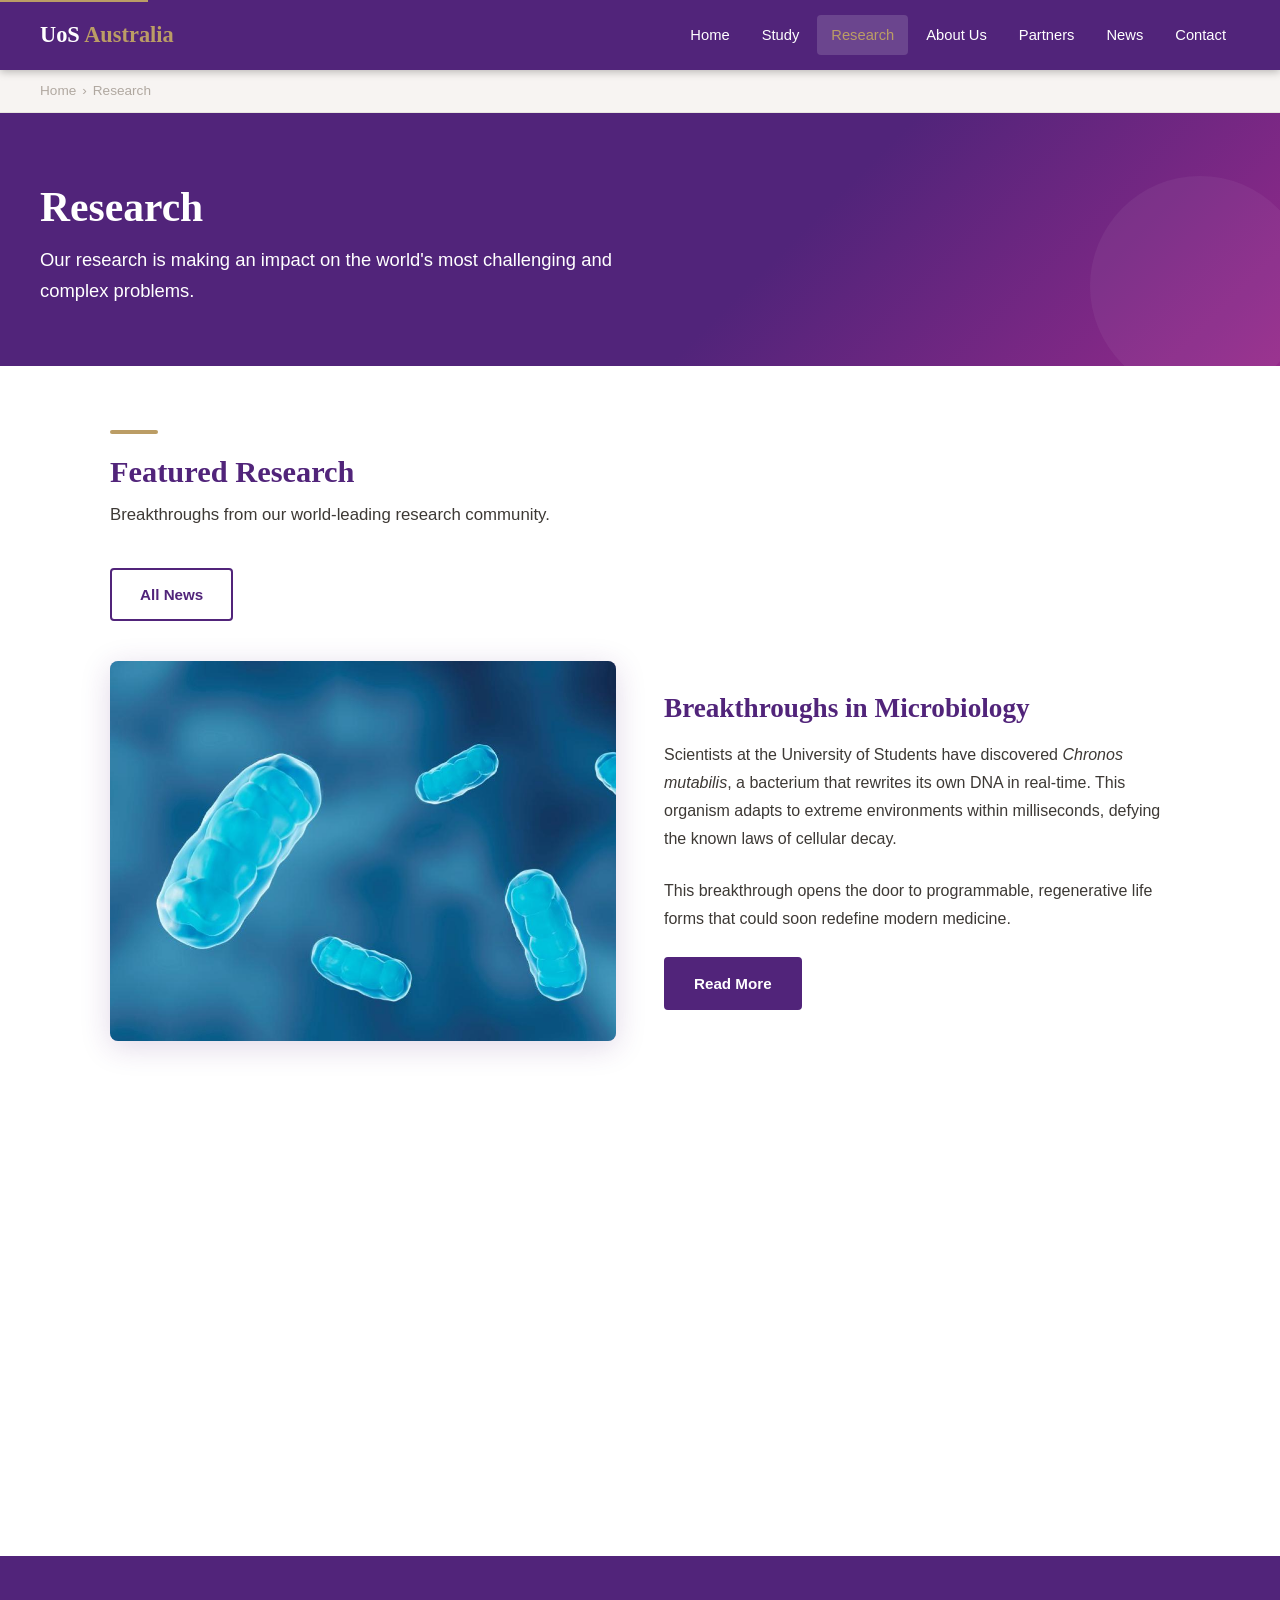
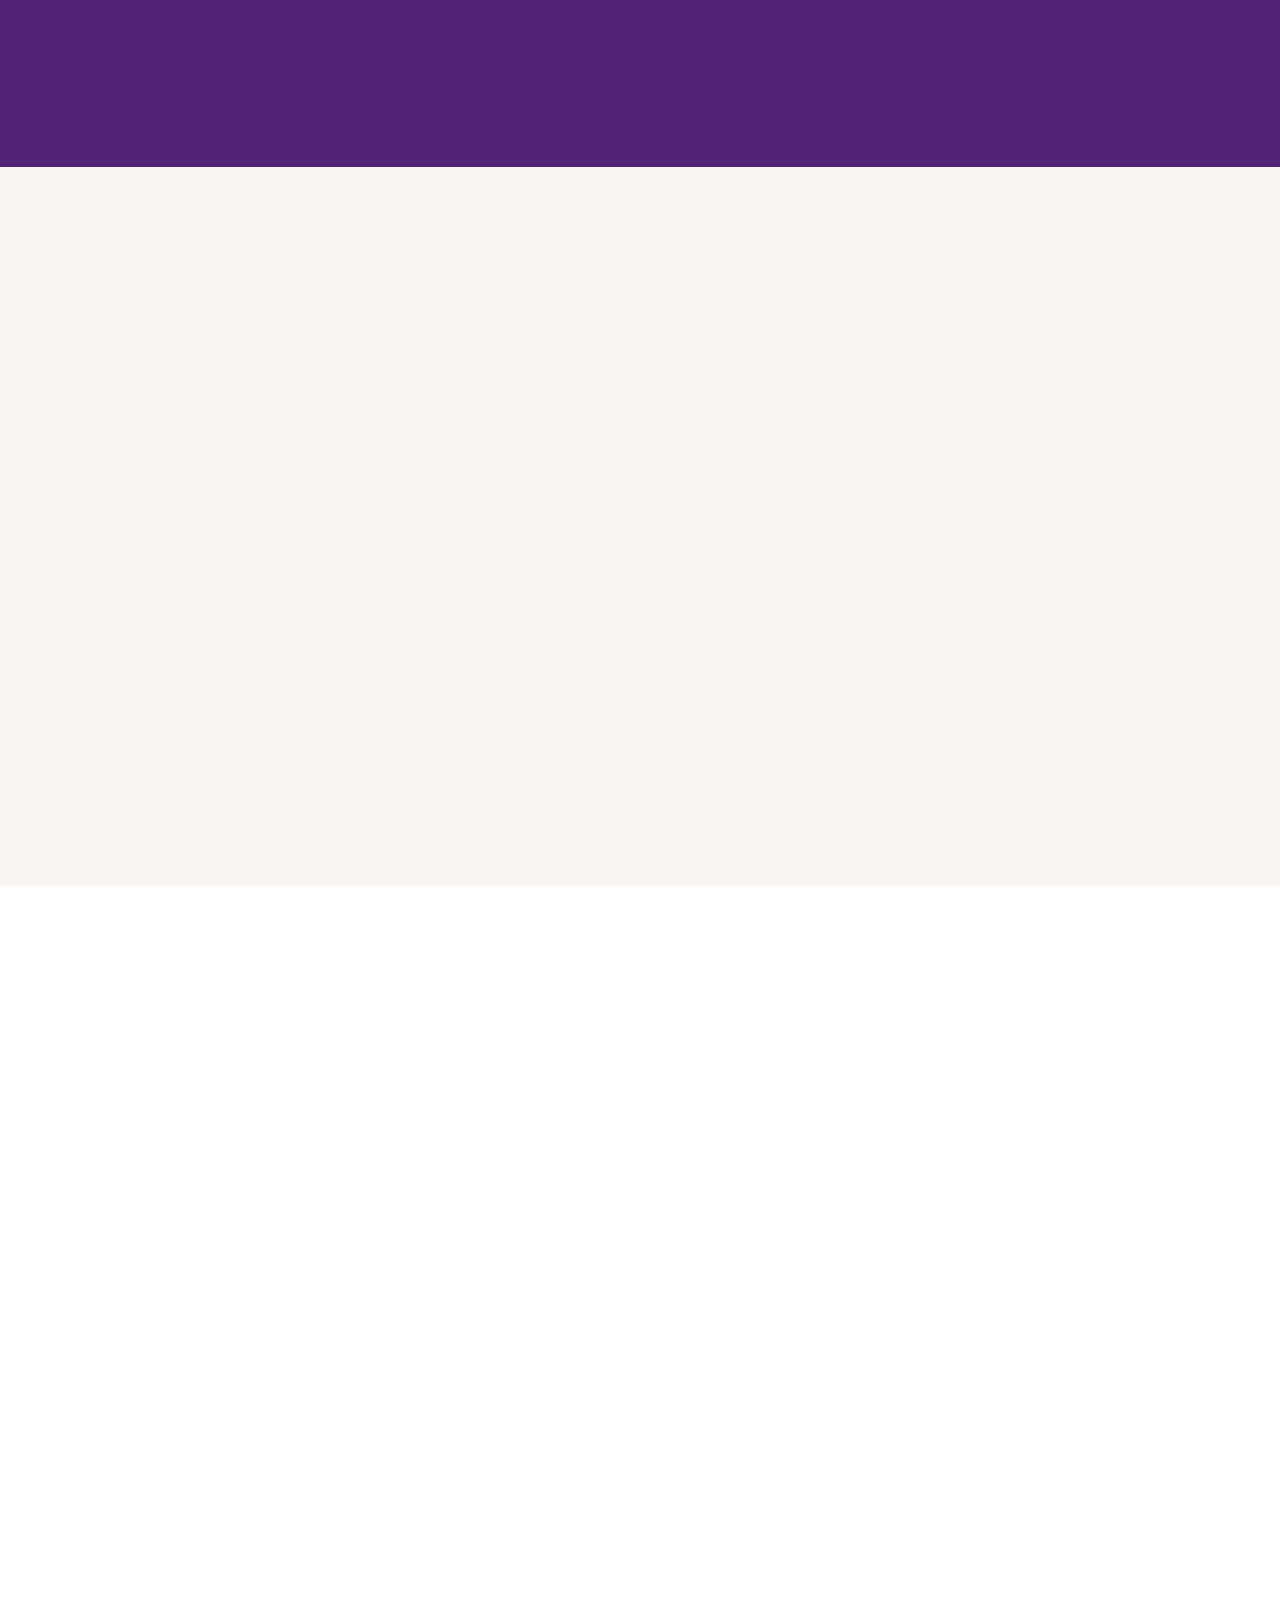
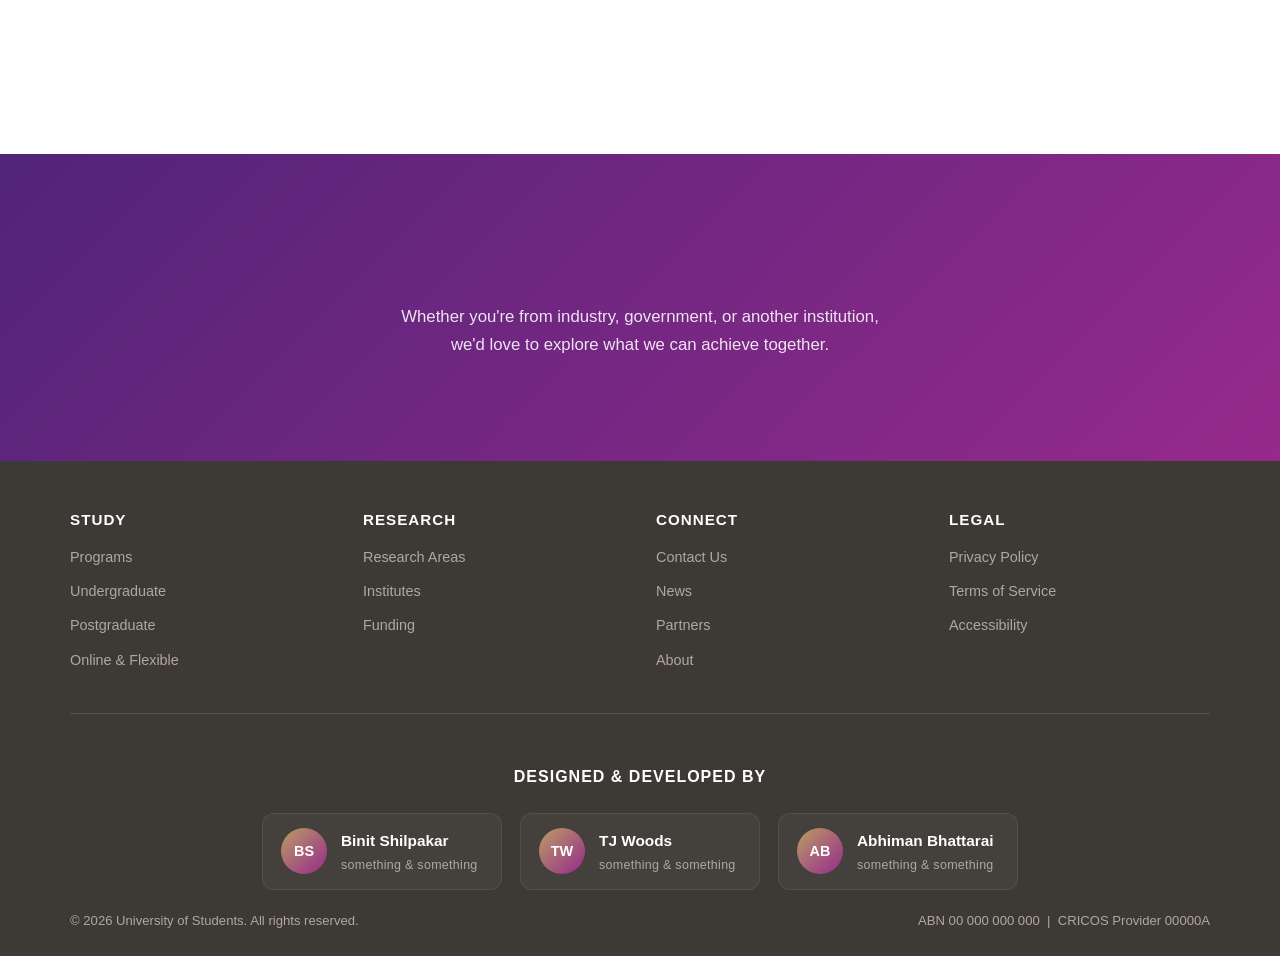
<file: pages/research.html>
<!DOCTYPE html>
<html lang="en">
<head>
    <meta charset="UTF-8">
    <meta name="viewport" content="width=device-width, initial-scale=1.0">
    <title>Research — University of Students</title>
    <meta name="description" content="World-class research at UoS Australia — from microbiology to AI and sustainability.">
    <link rel="stylesheet" href="../styles/styles2.css">
    <style>
                /* ---- Leadership ---- */
        .leadership-section { padding: 72px 40px; max-width: 1140px; margin: 0 auto; }
        .leadership-grid    { display: grid; grid-template-columns: repeat(3,1fr); gap: 28px; margin-top: 36px; }
        .leader-card        { background: var(--white); border: 1px solid var(--grey-light); border-radius: 10px; overflow: hidden; transition: transform var(--transition), box-shadow var(--transition); }
        .leader-card:hover  { transform: translateY(-4px); box-shadow: var(--shadow-lg); }
        .leader-avatar      { height: 120px; display: flex; align-items: center; justify-content: center; background: linear-gradient(135deg, var(--purple-dark), var(--purple-mid)); }
        .leader-initials    { width: 72px; height: 72px; border-radius: 50%; background: rgba(255,255,255,0.15); border: 2px solid rgba(255,255,255,0.3); display: flex; align-items: center; justify-content: center; color: var(--white); font-size: 1.4rem; font-weight: 700; font-family: var(--font-heading); }
        .leader-info        { padding: 20px; }
        .leader-info h3     { font-size: 1rem; font-family: var(--font-body); font-weight: 700; color: var(--purple-dark); margin-bottom: 3px; }
        .leader-role        { font-size: 0.82rem; color: var(--gold); font-weight: 600; margin-bottom: 10px; display: block; }
        .leader-info p      { font-size: 0.85rem; color: var(--grey-dark); line-height: 1.55; }
        @media (max-width: 900px) {
            .leadership-grid { grid-template-columns: 1fr 1fr; }
        }
        @media (max-width: 600px) {
            .leadership-grid { grid-template-columns: 1fr; }
        }
    </style>
</head>
<body>

    <a class="skip-link" href="#main">Skip to content</a>

    <header class="navbar">
        <a href="../index2.html" class="nav-logo">UoS <span style="color:var(--gold)">Australia</span></a>
        <button class="nav-toggle" aria-label="Toggle navigation" aria-expanded="false">
            <span></span><span></span><span></span>
        </button>
        <nav>
            <ul class="nav-links">
                <li><a href="../index2.html">Home</a></li>
                <li><a href="study.html">Study</a></li>
                <li><a href="research.html" class="active">Research</a></li>
                <li><a href="about.html">About Us</a></li>
                <li><a href="partners.html">Partners</a></li>
                <li><a href="news.html">News</a></li>
                <li><a href="contact.html">Contact</a></li>
            </ul>
        </nav>
    </header>

    <div class="breadcrumb">
        <a href="../index2.html">Home</a><span>›</span>Research
    </div>

    <section class="page-hero">
        <h1 class="hero-reveal">Research</h1>
        <p class="hero-reveal hero-reveal-delay-1">Our research is making an impact on the world's most challenging and complex problems.</p>
    </section>

    <main id="main">

        <!-- Featured Articles -->
        <div class="research-articles">

            <div class="strip-header reveal" style="margin-bottom:40px;">
                <div>
                    <div class="gold-bar"></div>
                    <h2 class="section-title">Featured Research</h2>
                    <p class="section-subtitle">Breakthroughs from our world-leading research community.</p>
                </div>
                <a href="news.html" class="btn btn-outline">All News</a>
            </div>

            <!-- Article 1 -->
            <div class="research-article-grid reveal">
                <div class="research-img">
                    <img src="../images/bacteria.jpg" alt="Microscopic image of bacteria">
                </div>
                <div class="research-text">
                    <h2>Breakthroughs in Microbiology</h2>
                    <p>Scientists at the University of Students have discovered <em>Chronos mutabilis</em>, a bacterium that rewrites its own DNA in real-time. This organism adapts to extreme environments within milliseconds, defying the known laws of cellular decay.</p>
                    <p>This breakthrough opens the door to programmable, regenerative life forms that could soon redefine modern medicine.</p>
                    <a href="news.html" class="btn btn-primary">Read More</a>
                </div>
            </div>

            <!-- Article 2 -->
            <div class="research-article-grid reverse reveal">
                <div class="research-img">
                    <img src="../images/partners.jpg" alt="UoS research partners">
                </div>
                <div class="research-text">
                    <h2>Partnerships &amp; Collaboration</h2>
                    <p>Our research doesn't happen in isolation. Through deep ties with industry, government, and global institutions, we translate discoveries into real-world impact — from clinical trials to policy reform.</p>
                    <p>Connect with our sponsors, partners, and contributors to explore collaboration opportunities.</p>
                    <a href="partners.html" class="btn btn-primary">Our Partners</a>
                </div>
            </div>

        </div>

        <!-- Stats Banner -->
        <section class="research-stats-banner" id="funding">
            <div class="research-stats-inner">
                <div class="research-stat reveal">
                    <h2>#1</h2>
                    <p>Grant recipient nationally — more research funding than any other Australian university</p>
                </div>
                <div class="research-stat reveal reveal-delay-1">
                    <h2>100%</h2>
                    <p>Of our research rated world-standard or above by national quality frameworks</p>
                </div>
                <div class="research-stat reveal reveal-delay-2">
                    <h2>#12</h2>
                    <p>Globally for application of research to real-world problems (QS Rankings 2026)</p>
                </div>
            </div>
        </section>

        <!-- Research Areas -->
        <section class="research-areas" id="institutes">
            <div class="research-areas-inner">
                <div class="strip-header reveal" style="margin-bottom:0;">
                    <div>
                        <div class="gold-bar"></div>
                        <h2 class="section-title">Research Areas</h2>
                        <p class="section-subtitle">Six flagship institutes driving discovery across disciplines.</p>
                    </div>
                </div>
                <div class="research-areas-grid">

                    <div class="research-area-card reveal">
                        <div class="research-area-icon">
                            <svg viewBox="0 0 24 24"><path d="M9 3H5a2 2 0 0 0-2 2v4m6-6h10a2 2 0 0 1 2 2v4M9 3v18m0 0h10a2 2 0 0 0 2-2v-4M9 21H5a2 2 0 0 1-2-2v-4m0 0h18"/></svg>
                        </div>
                        <h3>Life Sciences &amp; Medicine</h3>
                        <p>From genomics to drug discovery, our researchers are pushing the frontiers of human health.</p>
                    </div>

                    <div class="research-area-card reveal reveal-delay-1">
                        <div class="research-area-icon">
                            <svg viewBox="0 0 24 24"><circle cx="12" cy="12" r="3"/><path d="M12 1v4M12 19v4M4.22 4.22l2.83 2.83M16.95 16.95l2.83 2.83M1 12h4M19 12h4M4.22 19.78l2.83-2.83M16.95 7.05l2.83-2.83"/></svg>
                        </div>
                        <h3>Artificial Intelligence &amp; Data</h3>
                        <p>Building ethical, explainable AI systems that solve complex societal challenges at scale.</p>
                    </div>

                    <div class="research-area-card reveal reveal-delay-2">
                        <div class="research-area-icon">
                            <svg viewBox="0 0 24 24"><path d="M12 22s8-4 8-10V5l-8-3-8 3v7c0 6 8 10 8 10z"/></svg>
                        </div>
                        <h3>Climate &amp; Sustainability</h3>
                        <p>Interdisciplinary science addressing climate change, renewable energy, and ecosystem resilience.</p>
                    </div>

                    <div class="research-area-card reveal reveal-delay-3">
                        <div class="research-area-icon">
                            <svg viewBox="0 0 24 24"><rect x="2" y="3" width="20" height="14" rx="2"/><path d="M8 21h8M12 17v4"/></svg>
                        </div>
                        <h3>Digital Society &amp; Law</h3>
                        <p>Examining how technology reshapes democracy, privacy, and legal frameworks around the world.</p>
                    </div>

                    <div class="research-area-card reveal reveal-delay-4">
                        <div class="research-area-icon">
                            <svg viewBox="0 0 24 24"><path d="M3 9l9-7 9 7v11a2 2 0 0 1-2 2H5a2 2 0 0 1-2-2z"/><polyline points="9 22 9 12 15 12 15 22"/></svg>
                        </div>
                        <h3>Engineering &amp; Infrastructure</h3>
                        <p>Designing resilient cities, smart materials, and next-generation transport systems.</p>
                    </div>

                    <div class="research-area-card reveal reveal-delay-5">
                        <div class="research-area-icon">
                            <svg viewBox="0 0 24 24"><path d="M17 21v-2a4 4 0 0 0-4-4H5a4 4 0 0 0-4 4v2"/><circle cx="9" cy="7" r="4"/><path d="M23 21v-2a4 4 0 0 0-3-3.87"/><path d="M16 3.13a4 4 0 0 1 0 7.75"/></svg>
                        </div>
                        <h3>Social Sciences &amp; Policy</h3>
                        <p>Generating evidence that shapes government policy and community wellbeing across Australia and beyond.</p>
                    </div>

                </div>
            </div>
        </section>

   <!-- Leadership -->
    <section class="leadership-section">
        <div class="gold-bar reveal"></div>
        <h2 class="section-title reveal">Our Leadership</h2>
        <p class="section-subtitle reveal reveal-delay-1">Guided by experienced academics and visionary leaders.</p>
        <div class="leadership-grid">
            <div class="leader-card reveal">
                <div class="leader-avatar"><div class="leader-initials">EP</div></div>
                <div class="leader-info">
                    <h3>Prof. Eleanor Park</h3>
                    <span class="leader-role">Vice-Chancellor &amp; President</span>
                    <p>A leading environmental scientist and champion of research-led education with over 30 years in academia.</p>
                </div>
            </div>
            <div class="leader-card reveal reveal-delay-1">
                <div class="leader-avatar"><div class="leader-initials">JM</div></div>
                <div class="leader-info">
                    <h3>Prof. James Morley</h3>
                    <span class="leader-role">Deputy Vice-Chancellor, Research</span>
                    <p>Nationally recognised for his work in quantum computing and driving UoS to its #1 grant ranking.</p>
                </div>
            </div>
            <div class="leader-card reveal reveal-delay-2">
                <div class="leader-avatar"><div class="leader-initials">AN</div></div>
                <div class="leader-info">
                    <h3>Dr. Amara Nwosu</h3>
                    <span class="leader-role">Deputy Vice-Chancellor, Academic</span>
                    <p>Passionate about inclusive curriculum design and has led the expansion of online learning at UoS.</p>
                </div>
            </div>
            <div class="leader-card reveal reveal-delay-3">
                <div class="leader-avatar"><div class="leader-initials">TC</div></div>
                <div class="leader-info">
                    <h3>Mr. Thomas Chen</h3>
                    <span class="leader-role">Chief Financial Officer</span>
                    <p>Oversees the university's $1.2B annual budget and leads the infrastructure modernisation program.</p>
                </div>
            </div>
            <div class="leader-card reveal reveal-delay-4">
                <div class="leader-avatar"><div class="leader-initials">SR</div></div>
                <div class="leader-info">
                    <h3>Ms. Sophie Rajan</h3>
                    <span class="leader-role">Chief Student Experience Officer</span>
                    <p>Dedicated to student wellbeing, mental health services, and campus community programs.</p>
                </div>
            </div>
            <div class="leader-card reveal reveal-delay-5">
                <div class="leader-avatar"><div class="leader-initials">BK</div></div>
                <div class="leader-info">
                    <h3>Prof. Ben Kowalski</h3>
                    <span class="leader-role">Dean of Research &amp; Innovation</span>
                    <p>Leads cross-faculty research collaboration and UoS's global partnership strategy.</p>
                </div>
            </div>
        </div>
    </section>


        <!-- CTA -->
        <section style="background:linear-gradient(135deg,var(--purple-dark),var(--purple-mid)); color:var(--white); text-align:center; padding:60px 40px;">
            <h2 style="color:var(--white); font-size:2rem; margin-bottom:12px;" class="reveal">Interested in Collaborating?</h2>
            <p style="opacity:0.88; font-size:1.05rem; max-width:500px; margin:0 auto 28px;" class="reveal reveal-delay-1">Whether you're from industry, government, or another institution, we'd love to explore what we can achieve together.</p>
            <div class="reveal reveal-delay-2" style="display:flex; gap:16px; justify-content:center; flex-wrap:wrap;">
                <a href="contact.html" class="btn btn-primary" style="background:var(--gold); border-color:var(--gold); color:var(--grey-dark);">Get in Touch</a>
                <a href="partners.html" class="btn btn-outline" style="color:var(--white); border-color:rgba(255,255,255,0.5);">Our Partners</a>
            </div>
        </section>

    </main>

    <footer class="site-footer">
        <div class="footer-container">
            <div class="footer-col">
                <h3>Study</h3>
                <ul>
                    <li><a href="study.html">Programs</a></li>
                    <li><a href="study.html?level=undergraduate">Undergraduate</a></li>
                    <li><a href="study.html?level=postgraduate">Postgraduate</a></li>
                    <li><a href="study.html?level=online">Online &amp; Flexible</a></li>
                </ul>
            </div>
            <div class="footer-col">
                <h3>Research</h3>
                <ul>
                    <li><a href="research.html">Research Areas</a></li>
                    <li><a href="research.html#institutes">Institutes</a></li>
                    <li><a href="research.html#funding">Funding</a></li>
                </ul>
            </div>
            <div class="footer-col">
                <h3>Connect</h3>
                <ul>
                    <li><a href="contact.html">Contact Us</a></li>
                    <li><a href="news.html">News</a></li>
                    <li><a href="partners.html">Partners</a></li>
                    <li><a href="about.html">About</a></li>
                </ul>
            </div>
            <div class="footer-col">
                <h3>Legal</h3>
                <ul>
                    <li><a href="#">Privacy Policy</a></li>
                    <li><a href="#">Terms of Service</a></li>
                    <li><a href="#">Accessibility</a></li>
                </ul>
            </div>
        </div>

        <div class="footer-creators">
            <div class="footer-creators-title">
                <span>Designed &amp; Developed By</span>
            </div>
            <div class="footer-creators-list">
                <a class="creator-card" href="#">
                    <span class="creator-avatar">BS</span>
                    <div class="creator-info">
                        <strong>Binit Shilpakar</strong>
                        <small>something &amp; something</small>
                    </div>
                </a>
                <a class="creator-card" href="#">
                    <span class="creator-avatar">TW</span>
                    <div class="creator-info">
                        <strong>TJ Woods</strong>
                        <small>something &amp; something</small>
                    </div>
                </a>
                <a class="creator-card" href="#">
                    <span class="creator-avatar">AB</span>
                    <div class="creator-info">
                        <strong>Abhiman Bhattarai</strong>
                        <small>something &amp; something</small>
                    </div>
                </a>
            </div>
        </div>

        <div class="footer-bottom">
            <p>&copy; 2026 University of Students. All rights reserved.</p>
            <p>ABN 00 000 000 000 &nbsp;|&nbsp; CRICOS Provider 00000A</p>
        </div>
    </footer>

    <script src="../js/shared.js"></script>
</body>
</html>
</file>
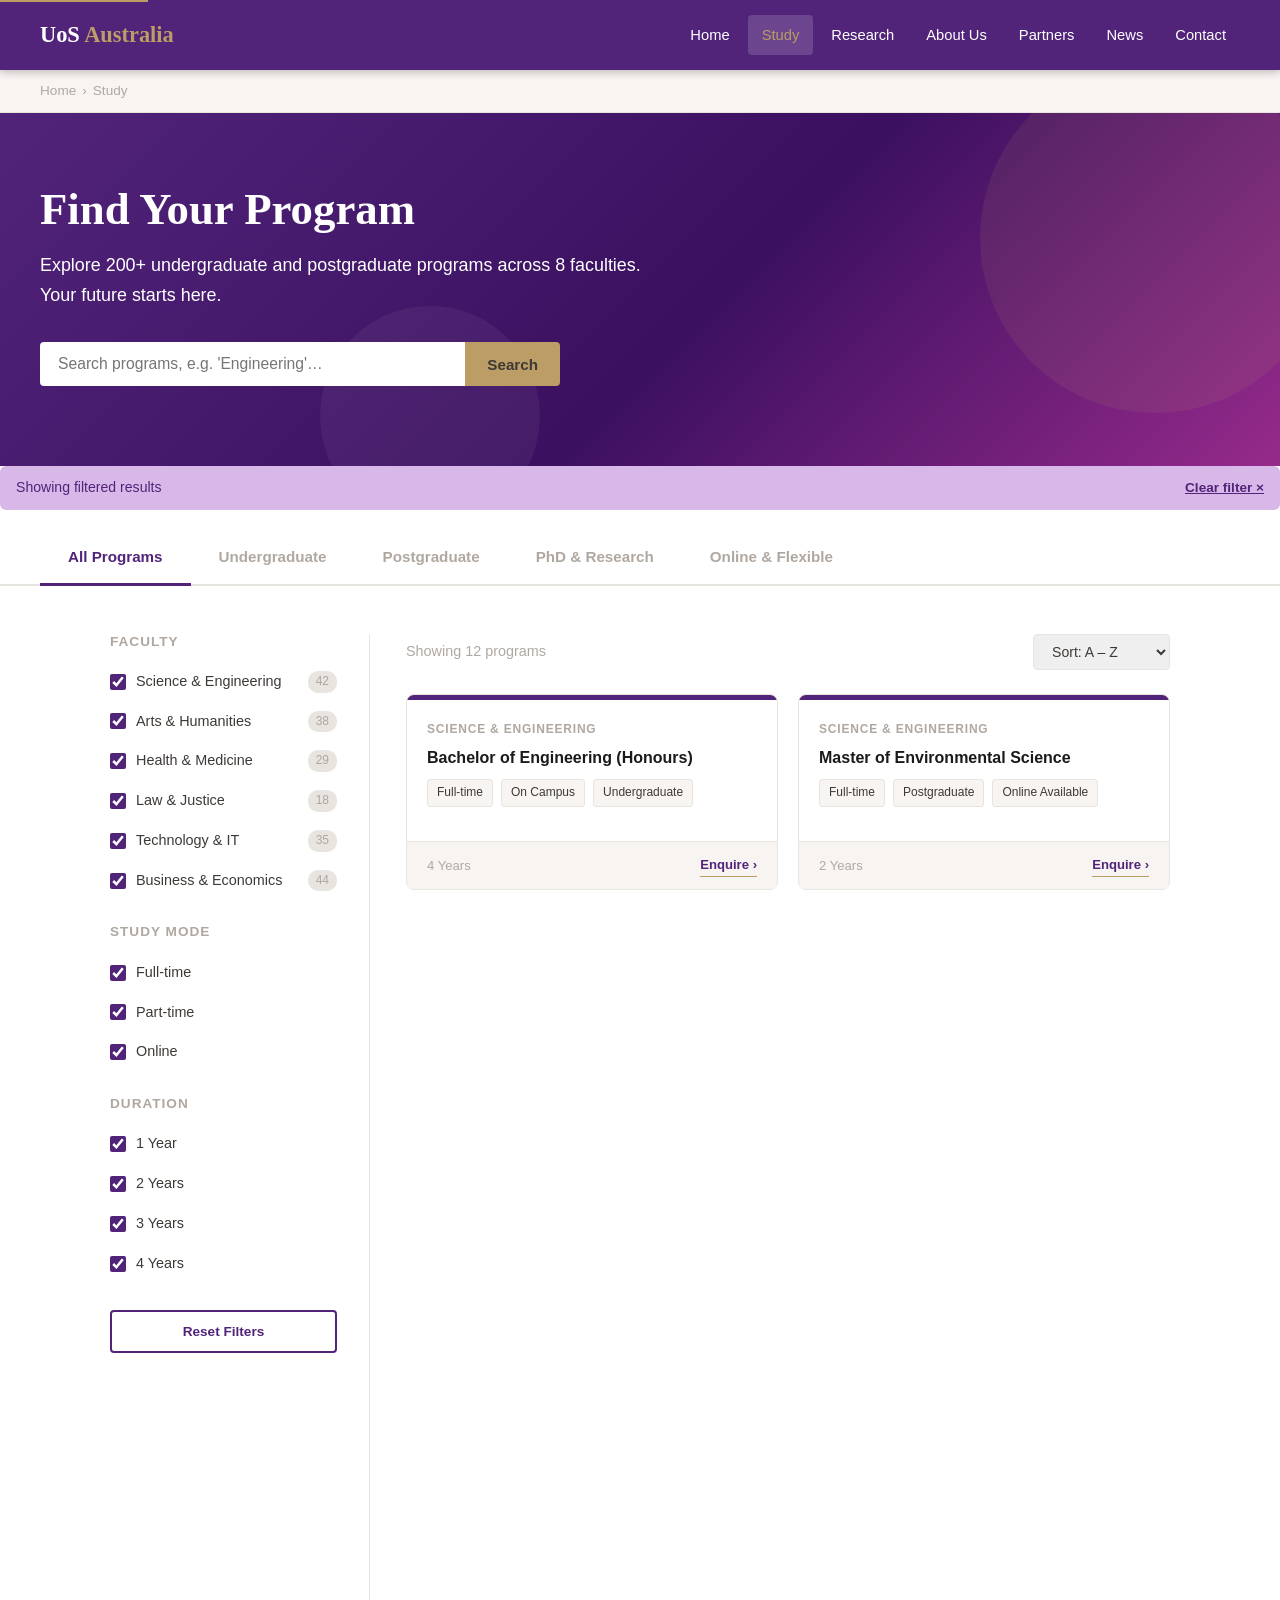
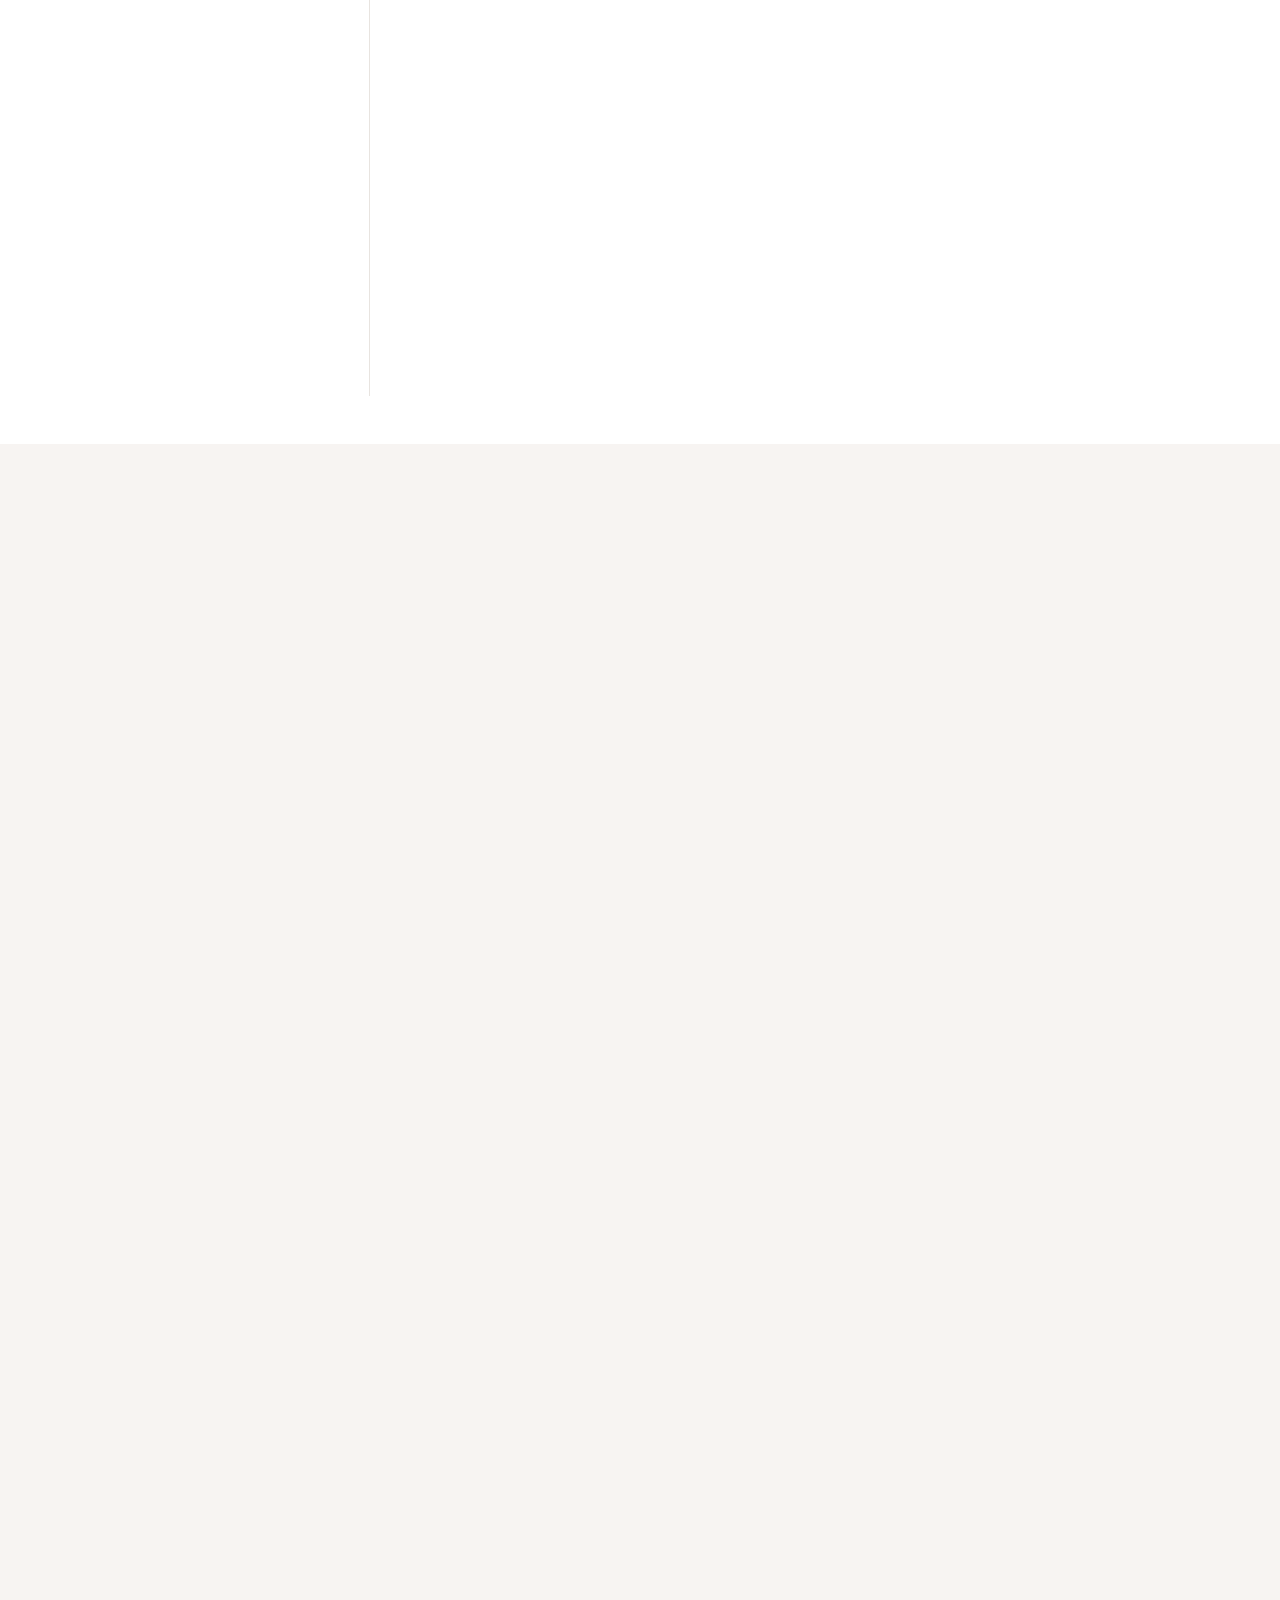
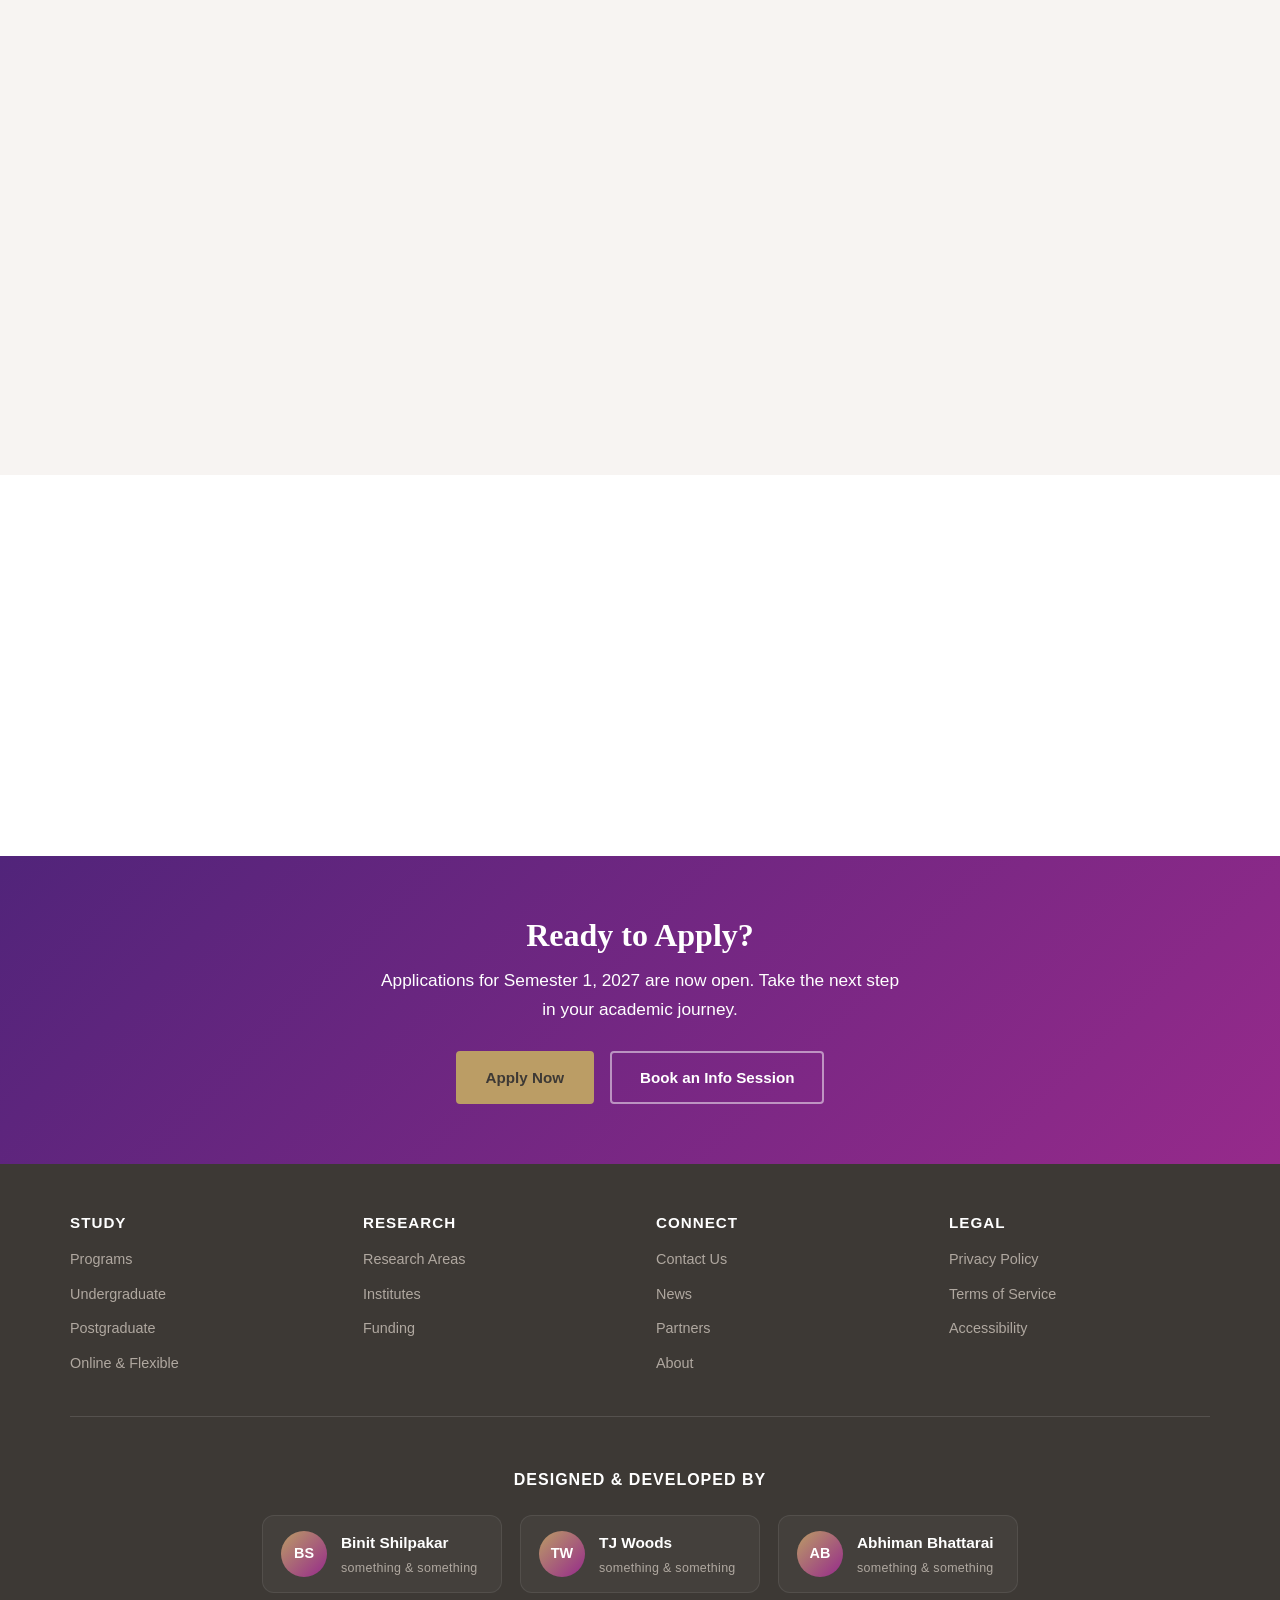
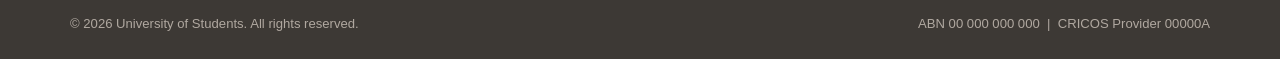
<file: pages/study.html>
<!DOCTYPE html>
<html lang="en">
<head>
    <meta charset="UTF-8">
    <meta name="viewport" content="width=device-width, initial-scale=1.0">
    <title>Study — University of Students</title>
    <link rel="stylesheet" href="../styles/styles2.css">
    <style>
        .study-hero {
            background: linear-gradient(135deg, var(--purple-dark) 0%, #3b1060 55%, var(--purple-mid) 100%);
            color: var(--white);
            padding: 70px 40px 80px;
            position: relative;
            overflow: hidden;
        }
        .study-hero::before { content:''; position:absolute; top:-50px; right:-50px; width:350px; height:350px; border-radius:50%; background:rgba(187,157,101,0.10); }
        .study-hero::after  { content:''; position:absolute; bottom:-60px; left:25%; width:220px; height:220px; border-radius:50%; background:rgba(255,255,255,0.05); }
        .study-hero h1 { color:var(--white); font-size:2.8rem; margin-bottom:14px; position:relative; z-index:2; }
        .study-hero p  { font-size:1.12rem; opacity:0.88; max-width:620px; margin-bottom:32px; position:relative; z-index:2; }
        .hero-search { display:flex; gap:0; max-width:520px; position:relative; z-index:2; }
        .hero-search input { flex:1; padding:13px 18px; border:none; border-radius:4px 0 0 4px; font-size:0.98rem; font-family:var(--font-body); outline:none; }
        .hero-search button { padding:13px 22px; background:var(--gold); border:none; border-radius:0 4px 4px 0; color:var(--grey-dark); font-weight:700; font-size:0.95rem; cursor:pointer; font-family:var(--font-body); transition:background var(--transition); }
        .hero-search button:hover { background:#a88850; color:var(--white); }

        .level-tabs { background:var(--white); border-bottom:2px solid var(--grey-light); padding:0 40px; display:flex; gap:0; position:sticky; top:var(--nav-height); z-index:100; }
        .level-tab { padding:18px 28px; font-size:0.95rem; font-weight:600; color:var(--grey-mid); cursor:pointer; border-bottom:3px solid transparent; margin-bottom:-2px; transition:color var(--transition), border-color var(--transition); background:none; border-top:none; border-left:none; border-right:none; font-family:var(--font-body); }
        .level-tab:hover { color:var(--purple-dark); }
        .level-tab.active { color:var(--purple-dark); border-bottom-color:var(--purple-dark); }

        .programs-layout { display:grid; grid-template-columns:260px 1fr; gap:0; max-width:1140px; margin:0 auto; padding:48px 40px; }
        .filter-sidebar { padding-right:32px; border-right:1px solid var(--grey-light); }
        .filter-sidebar h3 { font-size:0.85rem; font-family:var(--font-body); font-weight:700; text-transform:uppercase; letter-spacing:1px; color:var(--grey-mid); margin-bottom:12px; margin-top:24px; }
        .filter-sidebar h3:first-child { margin-top:0; }
        .filter-option { display:flex; align-items:center; gap:10px; padding:8px 0; cursor:pointer; }
        .filter-option input[type="checkbox"] { accent-color:var(--purple-dark); width:16px; height:16px; cursor:pointer; }
        .filter-option label { font-size:0.9rem; color:var(--grey-dark); cursor:pointer; transition:color var(--transition); }
        .filter-option:hover label { color:var(--purple-dark); }
        .filter-count { margin-left:auto; background:var(--grey-light); border-radius:10px; padding:1px 8px; font-size:0.75rem; color:var(--grey-mid); }

        .programs-content { padding-left:36px; }
        .programs-toolbar { display:flex; justify-content:space-between; align-items:center; margin-bottom:24px; }
        .programs-toolbar p { font-size:0.9rem; color:var(--grey-mid); }
        .sort-select { padding:8px 14px; border:1px solid var(--grey-light); border-radius:4px; font-size:0.88rem; font-family:var(--font-body); color:var(--grey-dark); outline:none; cursor:pointer; }
        .programs-grid { display:grid; grid-template-columns:1fr 1fr; gap:20px; }

        .program-card { background:var(--white); border:1px solid var(--grey-light); border-radius:8px; overflow:hidden; transition:transform var(--transition), box-shadow var(--transition), border-color var(--transition); cursor:pointer; }
        .program-card:hover { transform:translateY(-4px); box-shadow:var(--shadow-lg); border-color:var(--purple-light); }
        .program-card-accent { height:5px; background:var(--purple-dark); }
        .program-card-body { padding:20px; }
        .program-faculty { font-size:0.75rem; font-weight:700; text-transform:uppercase; letter-spacing:0.8px; color:var(--grey-mid); margin-bottom:8px; }
        .program-card-body h3 { font-size:1rem; font-family:var(--font-body); font-weight:700; color:var(--text); margin-bottom:10px; line-height:1.35; }
        .program-meta { display:flex; flex-wrap:wrap; gap:8px; margin-bottom:14px; }
        .program-tag { font-size:0.75rem; background:var(--off-white); border:1px solid var(--grey-light); border-radius:3px; padding:3px 9px; color:var(--grey-dark); }
        .program-card-footer { display:flex; justify-content:space-between; align-items:center; padding:12px 20px; background:var(--off-white); border-top:1px solid var(--grey-light); }
        .program-duration { font-size:0.82rem; color:var(--grey-mid); }
        .program-link { font-size:0.82rem; font-weight:700; color:var(--purple-dark); text-decoration:none; border-bottom:1px solid var(--gold); padding-bottom:1px; transition:color var(--transition); }
        .program-link:hover { color:var(--purple-mid); text-decoration:none; }
        .program-card.hidden { display:none; }

        /* Active filter badge shown when pre-filtered from homepage */
        .active-filter-bar { display:none; background:var(--purple-light); border-radius:6px; padding:10px 16px; margin-bottom:20px; font-size:0.88rem; color:var(--purple-dark); display:flex; align-items:center; justify-content:space-between; }
        .active-filter-bar button { background:none; border:none; color:var(--purple-dark); cursor:pointer; font-size:0.85rem; font-weight:600; font-family:var(--font-body); text-decoration:underline; }

        .why-section { background:var(--off-white); padding:70px 40px; }
        .why-grid { display:grid; grid-template-columns:repeat(3, 1fr); gap:28px; margin-top:36px; }
        .why-card { background:var(--white); border-radius:8px; padding:32px 26px; text-align:center; box-shadow:var(--shadow); transition:transform var(--transition), box-shadow var(--transition); }
        .why-card:hover { transform:translateY(-4px); box-shadow:var(--shadow-lg); }
        .why-icon { width:56px; height:56px; border-radius:50%; background:var(--purple-light); margin:0 auto 18px; display:flex; align-items:center; justify-content:center; }
        .why-icon svg { width:26px; height:26px; stroke:var(--purple-dark); fill:none; stroke-width:1.8; stroke-linecap:round; stroke-linejoin:round; }
        .why-card h3 { font-size:1.05rem; font-family:var(--font-body); font-weight:700; margin-bottom:10px; }
        .why-card p { font-size:0.9rem; color:var(--grey-dark); line-height:1.6; }

        .cta-banner { background:linear-gradient(135deg, var(--purple-dark), var(--purple-mid)); color:var(--white); text-align:center; padding:60px 40px; }
        .cta-banner h2 { color:var(--white); font-size:2rem; margin-bottom:12px; }
        .cta-banner p { opacity:0.88; font-size:1.08rem; max-width:520px; margin:0 auto 28px; }
        .cta-buttons { display:flex; gap:16px; justify-content:center; flex-wrap:wrap; }

                        /* ---- Campus life ---- */
        .campus-section  { background: var(--off-white); padding: 72px 40px; }
        .campus-inner    { max-width: 1140px; margin: 0 auto; }
        .campus-grid     { display: grid; grid-template-columns: repeat(3,1fr); gap: 20px; margin-top: 36px; }
        .campus-card     { background: var(--white); border-radius: 8px; overflow: hidden; box-shadow: var(--shadow); transition: transform var(--transition), box-shadow var(--transition); }
        .campus-card:hover { transform: translateY(-4px); box-shadow: var(--shadow-lg); }
        .campus-img      { height: 140px; display: flex; align-items: center; justify-content: center; }
        .campus-img svg  { width: 48px; height: 48px; stroke: rgba(255,255,255,0.6); fill: none; stroke-width: 1.4; stroke-linecap: round; stroke-linejoin: round; }
        .campus-body     { padding: 20px; }
        .campus-body h3  { font-size: 1rem; font-family: var(--font-body); font-weight: 700; color: var(--purple-dark); margin-bottom: 8px; }
        .campus-body p   { font-size: 0.87rem; color: var(--grey-dark); line-height: 1.6; }

        /* ---- Accreditations ---- */
        .accred-section  { padding: 56px 40px; max-width: 1140px; margin: 0 auto; text-align: center; }
        .accred-grid     { display: flex; flex-wrap: wrap; justify-content: center; gap: 16px; margin-top: 36px; }
        .accred-badge    { background: var(--off-white); border: 1px solid var(--grey-light); border-radius: 8px; padding: 16px 28px; font-size: 0.88rem; font-weight: 700; color: var(--purple-dark); }

        @media (max-width: 900px) {
            .campus-grid     { grid-template-columns: 1fr 1fr; }
            .timeline::before { left: 16px; }
            .tl-item, .tl-item.right { justify-content: flex-start; padding-right: 0; padding-left: 44px; }
            .tl-dot { left: 16px; }
            .timeline-section { padding: 48px 20px; }
        }
        @media (max-width: 600px) {
            .campus-grid     { grid-template-columns: 1fr; }
        }


        
    </style>
</head>
<body>

    <a class="skip-link" href="#main">Skip to content</a>

    <header class="navbar">
        <a class="nav-logo" href="../index2.html">UoS <span style="color:var(--gold)">Australia</span></a>
        <button class="nav-toggle" aria-label="Toggle navigation" aria-expanded="false"><span></span><span></span><span></span></button>
        <nav>
            <ul class="nav-links">
                <li><a href="../index2.html">Home</a></li>
                <li><a href="study.html" class="active">Study</a></li>
                <li><a href="research.html">Research</a></li>
                <li><a href="about.html">About Us</a></li>
                <li><a href="partners.html">Partners</a></li>
                <li><a href="news.html">News</a></li>
                <li><a href="contact.html">Contact</a></li>
            </ul>
        </nav>
    </header>

    <div class="breadcrumb"><a href="../index2.html">Home</a><span>›</span>Study</div>

    <section class="study-hero">
        <h1 class="hero-reveal">Find Your Program</h1>
        <p class="hero-reveal hero-reveal-delay-1">Explore 200+ undergraduate and postgraduate programs across 8 faculties. Your future starts here.</p>
        <div class="hero-search hero-reveal hero-reveal-delay-2">
            <input type="text" id="programSearch" placeholder="Search programs, e.g. 'Engineering'…" oninput="filterPrograms()">
            <button onclick="filterPrograms()">Search</button>
        </div>
    </section>

    <!-- Active filter notification bar -->
    <div class="active-filter-bar" id="filterBar">
        <span id="filterBarText">Showing filtered results</span>
        <button onclick="resetFilters()">Clear filter &times;</button>
    </div>

    <div class="level-tabs" id="levelTabs">
        <button class="level-tab active" onclick="setLevel('all', this)">All Programs</button>
        <button class="level-tab" onclick="setLevel('undergraduate', this)">Undergraduate</button>
        <button class="level-tab" onclick="setLevel('postgraduate', this)">Postgraduate</button>
        <button class="level-tab" onclick="setLevel('phd', this)">PhD &amp; Research</button>
        <button class="level-tab" onclick="setLevel('online', this)">Online &amp; Flexible</button>
    </div>

    <div class="programs-layout" id="undergraduate">
        <aside class="filter-sidebar">
            <h3>Faculty</h3>
            <div class="filter-option"><input type="checkbox" id="f-science" onchange="filterPrograms()" checked><label for="f-science">Science &amp; Engineering</label><span class="filter-count">42</span></div>
            <div class="filter-option"><input type="checkbox" id="f-arts" onchange="filterPrograms()" checked><label for="f-arts">Arts &amp; Humanities</label><span class="filter-count">38</span></div>
            <div class="filter-option"><input type="checkbox" id="f-health" onchange="filterPrograms()" checked><label for="f-health">Health &amp; Medicine</label><span class="filter-count">29</span></div>
            <div class="filter-option"><input type="checkbox" id="f-law" onchange="filterPrograms()" checked><label for="f-law">Law &amp; Justice</label><span class="filter-count">18</span></div>
            <div class="filter-option"><input type="checkbox" id="f-tech" onchange="filterPrograms()" checked><label for="f-tech">Technology &amp; IT</label><span class="filter-count">35</span></div>
            <div class="filter-option"><input type="checkbox" id="f-business" onchange="filterPrograms()" checked><label for="f-business">Business &amp; Economics</label><span class="filter-count">44</span></div>
            <h3>Study Mode</h3>
            <div class="filter-option"><input type="checkbox" id="m-fulltime" checked><label for="m-fulltime">Full-time</label></div>
            <div class="filter-option"><input type="checkbox" id="m-parttime" checked><label for="m-parttime">Part-time</label></div>
            <div class="filter-option"><input type="checkbox" id="m-online" checked><label for="m-online">Online</label></div>
            <h3>Duration</h3>
            <div class="filter-option"><input type="checkbox" id="d-1" checked><label for="d-1">1 Year</label></div>
            <div class="filter-option"><input type="checkbox" id="d-2" checked><label for="d-2">2 Years</label></div>
            <div class="filter-option"><input type="checkbox" id="d-3" checked><label for="d-3">3 Years</label></div>
            <div class="filter-option"><input type="checkbox" id="d-4" checked><label for="d-4">4 Years</label></div>
            <br>
            <button class="btn btn-outline" style="width:100%; font-size:0.85rem;" onclick="resetFilters()">Reset Filters</button>
        </aside>

        <div class="programs-content">
            <div class="programs-toolbar">
                <p id="resultCount">Showing 12 programs</p>
                <select class="sort-select" onchange="sortPrograms(this.value)">
                    <option value="alpha">Sort: A – Z</option>
                    <option value="duration">Sort: Duration</option>
                    <option value="faculty">Sort: Faculty</option>
                </select>
            </div>

            <div class="programs-grid" id="programsGrid">
                <div class="program-card science reveal" data-faculty="science" data-level="undergraduate" data-name="Bachelor of Engineering (Honours)">
                    <div class="program-card-accent"></div>
                    <div class="program-card-body">
                        <p class="program-faculty">Science &amp; Engineering</p>
                        <h3>Bachelor of Engineering (Honours)</h3>
                        <div class="program-meta"><span class="program-tag">Full-time</span><span class="program-tag">On Campus</span><span class="program-tag">Undergraduate</span></div>
                    </div>
                    <div class="program-card-footer"><span class="program-duration">4 Years</span><a class="program-link" href="contact.html">Enquire &rsaquo;</a></div>
                </div>
                <div class="program-card science reveal reveal-delay-1" data-faculty="science" data-level="postgraduate" data-name="Master of Environmental Science">
                    <div class="program-card-accent"></div>
                    <div class="program-card-body">
                        <p class="program-faculty">Science &amp; Engineering</p>
                        <h3>Master of Environmental Science</h3>
                        <div class="program-meta"><span class="program-tag">Full-time</span><span class="program-tag">Postgraduate</span><span class="program-tag">Online Available</span></div>
                    </div>
                    <div class="program-card-footer"><span class="program-duration">2 Years</span><a class="program-link" href="contact.html">Enquire &rsaquo;</a></div>
                </div>
                <div class="program-card tech reveal reveal-delay-2" data-faculty="tech" data-level="undergraduate" data-name="Bachelor of Information Technology">
                    <div class="program-card-accent"></div>
                    <div class="program-card-body">
                        <p class="program-faculty">Technology &amp; IT</p>
                        <h3>Bachelor of Information Technology</h3>
                        <div class="program-meta"><span class="program-tag">Full-time</span><span class="program-tag">Part-time</span><span class="program-tag">Undergraduate</span></div>
                    </div>
                    <div class="program-card-footer"><span class="program-duration">3 Years</span><a class="program-link" href="contact.html">Enquire &rsaquo;</a></div>
                </div>
                <div class="program-card tech reveal reveal-delay-3" data-faculty="tech" data-level="postgraduate" data-name="Master of Cybersecurity">
                    <div class="program-card-accent"></div>
                    <div class="program-card-body">
                        <p class="program-faculty">Technology &amp; IT</p>
                        <h3>Master of Cybersecurity</h3>
                        <div class="program-meta"><span class="program-tag">Full-time</span><span class="program-tag">Online</span><span class="program-tag">Postgraduate</span></div>
                    </div>
                    <div class="program-card-footer"><span class="program-duration">2 Years</span><a class="program-link" href="contact.html">Enquire &rsaquo;</a></div>
                </div>
                <div class="program-card business reveal" data-faculty="business" data-level="undergraduate" data-name="Bachelor of Commerce">
                    <div class="program-card-accent"></div>
                    <div class="program-card-body">
                        <p class="program-faculty">Business &amp; Economics</p>
                        <h3>Bachelor of Commerce</h3>
                        <div class="program-meta"><span class="program-tag">Full-time</span><span class="program-tag">Part-time</span><span class="program-tag">Undergraduate</span></div>
                    </div>
                    <div class="program-card-footer"><span class="program-duration">3 Years</span><a class="program-link" href="contact.html">Enquire &rsaquo;</a></div>
                </div>
                <div class="program-card business reveal reveal-delay-1" data-faculty="business" data-level="postgraduate" data-name="Master of Business Administration">
                    <div class="program-card-accent"></div>
                    <div class="program-card-body">
                        <p class="program-faculty">Business &amp; Economics</p>
                        <h3>Master of Business Administration (MBA)</h3>
                        <div class="program-meta"><span class="program-tag">Full-time</span><span class="program-tag">Online</span><span class="program-tag">Postgraduate</span></div>
                    </div>
                    <div class="program-card-footer"><span class="program-duration">2 Years</span><a class="program-link" href="contact.html">Enquire &rsaquo;</a></div>
                </div>
                <div class="program-card arts reveal reveal-delay-2" data-faculty="arts" data-level="undergraduate" data-name="Bachelor of Arts">
                    <div class="program-card-accent"></div>
                    <div class="program-card-body">
                        <p class="program-faculty">Arts &amp; Humanities</p>
                        <h3>Bachelor of Arts</h3>
                        <div class="program-meta"><span class="program-tag">Full-time</span><span class="program-tag">Part-time</span><span class="program-tag">Undergraduate</span></div>
                    </div>
                    <div class="program-card-footer"><span class="program-duration">3 Years</span><a class="program-link" href="contact.html">Enquire &rsaquo;</a></div>
                </div>
                <div class="program-card health reveal reveal-delay-3" data-faculty="health" data-level="undergraduate" data-name="Bachelor of Nursing">
                    <div class="program-card-accent"></div>
                    <div class="program-card-body">
                        <p class="program-faculty">Health &amp; Medicine</p>
                        <h3>Bachelor of Nursing</h3>
                        <div class="program-meta"><span class="program-tag">Full-time</span><span class="program-tag">On Campus</span><span class="program-tag">Undergraduate</span></div>
                    </div>
                    <div class="program-card-footer"><span class="program-duration">3 Years</span><a class="program-link" href="contact.html">Enquire &rsaquo;</a></div>
                </div>
                <div class="program-card law reveal" data-faculty="law" data-level="undergraduate" data-name="Bachelor of Laws">
                    <div class="program-card-accent"></div>
                    <div class="program-card-body">
                        <p class="program-faculty">Law &amp; Justice</p>
                        <h3>Bachelor of Laws (LLB)</h3>
                        <div class="program-meta"><span class="program-tag">Full-time</span><span class="program-tag">On Campus</span><span class="program-tag">Undergraduate</span></div>
                    </div>
                    <div class="program-card-footer"><span class="program-duration">4 Years</span><a class="program-link" href="contact.html">Enquire &rsaquo;</a></div>
                </div>
                <div class="program-card health reveal reveal-delay-1" data-faculty="health" data-level="postgraduate" data-name="Master of Public Health">
                    <div class="program-card-accent"></div>
                    <div class="program-card-body">
                        <p class="program-faculty">Health &amp; Medicine</p>
                        <h3>Master of Public Health</h3>
                        <div class="program-meta"><span class="program-tag">Full-time</span><span class="program-tag">Online Available</span><span class="program-tag">Postgraduate</span></div>
                    </div>
                    <div class="program-card-footer"><span class="program-duration">2 Years</span><a class="program-link" href="contact.html">Enquire &rsaquo;</a></div>
                </div>
                <div class="program-card arts reveal reveal-delay-2" data-faculty="arts" data-level="phd" data-name="Doctor of Philosophy Arts">
                    <div class="program-card-accent"></div>
                    <div class="program-card-body">
                        <p class="program-faculty">Arts &amp; Humanities</p>
                        <h3>Doctor of Philosophy (Arts)</h3>
                        <div class="program-meta"><span class="program-tag">Full-time</span><span class="program-tag">Research</span><span class="program-tag">PhD</span></div>
                    </div>
                    <div class="program-card-footer"><span class="program-duration">3–4 Years</span><a class="program-link" href="contact.html">Enquire &rsaquo;</a></div>
                </div>
                <div class="program-card business reveal reveal-delay-3" data-faculty="business" data-level="online" data-name="Graduate Certificate in Project Management">
                    <div class="program-card-accent"></div>
                    <div class="program-card-body">
                        <p class="program-faculty">Business &amp; Economics</p>
                        <h3>Graduate Certificate in Project Management</h3>
                        <div class="program-meta"><span class="program-tag">Online</span><span class="program-tag">Part-time</span><span class="program-tag">Flexible</span></div>
                    </div>
                    <div class="program-card-footer"><span class="program-duration">1 Year</span><a class="program-link" href="contact.html">Enquire &rsaquo;</a></div>
                </div>
            </div>
        </div>
    </div>

    <section class="why-section" id="postgraduate">
        <div style="max-width:1140px; margin:0 auto; padding:0;">
            <div class="gold-bar reveal"></div>
            <h2 class="section-title reveal">Why Study at UoS?</h2>
            <p class="section-subtitle reveal reveal-delay-1">We invest in your success — from day one to graduation and beyond.</p>
            <div class="why-grid">
                <div class="why-card reveal">
                    <div class="why-icon"><svg viewBox="0 0 24 24"><circle cx="12" cy="8" r="6"/><path d="M15.477 12.89L17 22l-5-3-5 3 1.523-9.11"/></svg></div>
                    <h3>Global Recognition</h3>
                    <p>Our degrees are recognised by top employers worldwide, giving you a competitive edge in the global job market.</p>
                </div>
                <div class="why-card reveal reveal-delay-1">
                    <div class="why-icon"><svg viewBox="0 0 24 24"><path d="M17 21v-2a4 4 0 0 0-4-4H5a4 4 0 0 0-4 4v2"/><circle cx="9" cy="7" r="4"/><path d="M23 21v-2a4 4 0 0 0-3-3.87"/><path d="M16 3.13a4 4 0 0 1 0 7.75"/></svg></div>
                    <h3>Industry Connections</h3>
                    <p>Close partnerships with over 500 industry leaders ensure real-world experience through internships and placements.</p>
                </div>
                <div class="why-card reveal reveal-delay-2">
                    <div class="why-icon"><svg viewBox="0 0 24 24"><line x1="12" y1="1" x2="12" y2="23"/><path d="M17 5H9.5a3.5 3.5 0 0 0 0 7h5a3.5 3.5 0 0 1 0 7H6"/></svg></div>
                    <h3>Scholarships Available</h3>
                    <p>We offer merit and need-based scholarships totalling $2M per year to help deserving students achieve their goals.</p>
                </div>
                <div class="why-card reveal reveal-delay-3">
                    <div class="why-icon"><svg viewBox="0 0 24 24"><circle cx="12" cy="12" r="10"/><path d="M2 12h20M12 2a15.3 15.3 0 0 1 4 10 15.3 15.3 0 0 1-4 10 15.3 15.3 0 0 1-4-10 15.3 15.3 0 0 1 4-10z"/></svg></div>
                    <h3>Diverse Community</h3>
                    <p>Join a welcoming campus of 55,000 students from over 140 countries — a truly global university experience.</p>
                </div>
                <div class="why-card reveal reveal-delay-4">
                    <div class="why-icon"><svg viewBox="0 0 24 24"><circle cx="12" cy="12" r="10"/><path d="M12 8v4l3 3"/></svg></div>
                    <h3>Research-Driven Teaching</h3>
                    <p>Learn from world-leading researchers who bring cutting-edge discoveries into the classroom.</p>
                </div>
                <div class="why-card reveal reveal-delay-5">
                    <div class="why-icon"><svg viewBox="0 0 24 24"><path d="M22 10v6M2 10l10-5 10 5-10 5-10-5z"/><path d="M6 12v5c0 1.657 2.686 3 6 3s6-1.343 6-3v-5"/></svg></div>
                    <h3>Graduate Employment</h3>
                    <p>95% of our graduates secure employment in their field within 6 months of completing their degree.</p>
                </div>
            </div>
        </div>
    </section>

    <!-- Campus Life -->
    <section class="campus-section">
        <div class="campus-inner">
            <div class="gold-bar reveal"></div>
            <h2 class="section-title reveal">Campus Life</h2>
            <p class="section-subtitle reveal reveal-delay-1">More than lectures — a community built for you.</p>
            <div class="campus-grid">
                <div class="campus-card reveal">
                    <div class="campus-img" style="background:linear-gradient(135deg,var(--purple-dark),#2d0f4e);">
                        <svg viewBox="0 0 24 24"><path d="M4 19.5A2.5 2.5 0 0 1 6.5 17H20"/><path d="M6.5 2H20v20H6.5A2.5 2.5 0 0 1 4 19.5v-15A2.5 2.5 0 0 1 6.5 2z"/></svg>
                    </div>
                    <div class="campus-body">
                        <h3>World-Class Library</h3>
                        <p>Over 2 million volumes and 24/7 digital access to journals, databases, and e-books from anywhere in the world.</p>
                    </div>
                </div>
                <div class="campus-card reveal reveal-delay-1">
                    <div class="campus-img" style="background:linear-gradient(135deg,#2d0f4e,var(--purple-mid));">
                        <svg viewBox="0 0 24 24"><circle cx="12" cy="5" r="3"/><path d="M6.5 8a2 2 0 0 0-2 1.79L4 18h16l-.5-8.21A2 2 0 0 0 17.5 8h-11z"/><path d="M8 18v3m8-3v3"/></svg>
                    </div>
                    <div class="campus-body">
                        <h3>200+ Student Clubs</h3>
                        <p>From robotics to film-making, debating to cultural societies — there's a community for every interest on campus.</p>
                    </div>
                </div>
                <div class="campus-card reveal reveal-delay-2">
                    <div class="campus-img" style="background:linear-gradient(135deg,var(--purple-mid),var(--purple-400));">
                        <svg viewBox="0 0 24 24"><path d="M18 8h1a4 4 0 0 1 0 8h-1"/><path d="M2 8h16v9a4 4 0 0 1-4 4H6a4 4 0 0 1-4-4V8z"/><line x1="6" y1="1" x2="6" y2="4"/><line x1="10" y1="1" x2="10" y2="4"/><line x1="14" y1="1" x2="14" y2="4"/></svg>
                    </div>
                    <div class="campus-body">
                        <h3>Health &amp; Wellness Centre</h3>
                        <p>On-campus GP, counselling services, gym, and allied health — because your wellbeing comes first.</p>
                    </div>
                </div>
                <div class="campus-card reveal reveal-delay-3">
                    <div class="campus-img" style="background:linear-gradient(135deg,var(--purple-400),var(--purple-dark));">
                        <svg viewBox="0 0 24 24"><rect x="2" y="3" width="20" height="14" rx="2"/><path d="M8 21h8M12 17v4"/></svg>
                    </div>
                    <div class="campus-body">
                        <h3>Innovation Hub</h3>
                        <p>A dedicated space for student startups, hackathons, and collaboration with industry mentors.</p>
                    </div>
                </div>
                <div class="campus-card reveal reveal-delay-4">
                    <div class="campus-img" style="background:linear-gradient(135deg,#1a0d30,var(--purple-dark));">
                        <svg viewBox="0 0 24 24"><circle cx="12" cy="12" r="10"/><path d="M12 8v4l3 3"/></svg>
                    </div>
                    <div class="campus-body">
                        <h3>Sports &amp; Recreation</h3>
                        <p>Olympic-standard facilities including an aquatic centre, athletics track, and over 30 sporting teams.</p>
                    </div>
                </div>
                <div class="campus-card reveal reveal-delay-5">
                    <div class="campus-img" style="background:linear-gradient(135deg,var(--purple-dark),#3b1060);">
                        <svg viewBox="0 0 24 24"><path d="M3 9l9-7 9 7v11a2 2 0 0 1-2 2H5a2 2 0 0 1-2-2z"/><polyline points="9 22 9 12 15 12 15 22"/></svg>
                    </div>
                    <div class="campus-body">
                        <h3>Student Accommodation</h3>
                        <p>On-campus residences for 6,000 students, with affordable options and a vibrant community atmosphere.</p>
                    </div>
                </div>
            </div>
        </div>
    </section>

    <!-- Accreditations -->
    <section class="accred-section">
        <div class="gold-bar reveal" style="margin:0 auto 20px;"></div>
        <h2 class="section-title reveal">Accreditations &amp; Rankings</h2>
        <p class="section-subtitle reveal reveal-delay-1">Recognised by the world's leading academic bodies.</p>
        <div class="accred-grid">
            <div class="accred-badge reveal">QS World Top 50</div>
            <div class="accred-badge reveal reveal-delay-1">Times Higher Education Top 60</div>
            <div class="accred-badge reveal reveal-delay-2">AACSB Accredited Business School</div>
            <div class="accred-badge reveal reveal-delay-3">Australian Research Council — Excellence in Research</div>
            <div class="accred-badge reveal reveal-delay-4">Engineers Australia Accredited</div>
            <div class="accred-badge reveal reveal-delay-5">Australian Medical Council Approved</div>
        </div>
    </section>

    <section class="cta-banner" id="international">
        <h2 class="hero-reveal">Ready to Apply?</h2>
        <p class="hero-reveal hero-reveal-delay-1">Applications for Semester 1, 2027 are now open. Take the next step in your academic journey.</p>
        <div class="cta-buttons hero-reveal hero-reveal-delay-2">
            <a href="contact.html" class="btn" style="background:var(--gold); color:var(--grey-dark); border-color:var(--gold);">Apply Now</a>
            <a href="contact.html" class="btn" style="background:transparent; color:var(--white); border-color:rgba(255,255,255,0.5);">Book an Info Session</a>
        </div>
    </section>

    <footer class="site-footer">

    <div class="footer-container">

        <div class="footer-col">
            <h3>Study</h3>
            <ul>
                <li><a href="study.html">Programs</a></li>
                <li><a href="study.html?level=undergraduate">Undergraduate</a></li>
                <li><a href="study.html?level=postgraduate">Postgraduate</a></li>
                <li><a href="study.html?level=online">Online &amp; Flexible</a></li>
            </ul>
        </div>

        <div class="footer-col">
            <h3>Research</h3>
            <ul>
                <li><a href="research.html">Research Areas</a></li>
                <li><a href="research.html#institutes">Institutes</a></li>
                <li><a href="research.html#funding">Funding</a></li>
            </ul>
        </div>

        <div class="footer-col">
            <h3>Connect</h3>
            <ul>
                <li><a href="contact.html">Contact Us</a></li>
                <li><a href="news.html">News</a></li>
                <li><a href="partners.html">Partners</a></li>
                <li><a href="about.html">About</a></li>
            </ul>
        </div>

        <div class="footer-col">
            <h3>Legal</h3>
            <ul>
                <li><a href="#">Privacy Policy</a></li>
                <li><a href="#">Terms of Service</a></li>
                <li><a href="#">Accessibility</a></li>
            </ul>
        </div>

    </div>

    <!-- Creator Section -->
    <div class="footer-creators">

        <div class="footer-creators-title">
            <span>Designed &amp; Developed By</span>
        </div>

        <div class="footer-creators-list">

            <a class="creator-card" href="#">
                <span class="creator-avatar">BS</span>
                <div class="creator-info">
                    <strong>Binit Shilpakar</strong>
                    <small>something &amp; something</small>
                </div>
            </a>

            <a class="creator-card" href="#">
                <span class="creator-avatar">TW</span>
                <div class="creator-info">
                    <strong>TJ Woods</strong>
                    <small>something &amp; something</small>
                </div>
            </a>

            <a class="creator-card" href="#">
                <span class="creator-avatar">AB</span>
                <div class="creator-info">
                    <strong>Abhiman Bhattarai</strong>
                    <small>something &amp; something</small>
                </div>
            </a>

        </div>

    </div>

    <div class="footer-bottom">
        <p>&copy; 2026 University of Students. All rights reserved.</p>
        <p>ABN 00 000 000 000 &nbsp;|&nbsp; CRICOS Provider 00000A</p>
    </div>

</footer>
    <script src="../js/shared.js"></script>
    <script>
        /* Read URL params on load — applied from homepage links */
        var currentLevel = 'all';

        window.addEventListener('load', function() {
            var params  = new URLSearchParams(window.location.search);
            var faculty = params.get('faculty');
            var level   = params.get('level');

            if (faculty) {
                ['science','arts','health','law','tech','business'].forEach(function(f) {
                    var el = document.getElementById('f-' + f);
                    if (el) el.checked = (f === faculty);
                });
                var labelMap = { science:'Science & Engineering', tech:'Technology & IT', business:'Business & Economics', health:'Health & Medicine', arts:'Arts & Humanities', law:'Law & Justice' };
                document.getElementById('filterBarText').textContent = 'Filtered by faculty: ' + (labelMap[faculty] || faculty);
                document.getElementById('filterBar').style.display = 'flex';
            }

            if (level) {
                currentLevel = level;
                var tabs = document.querySelectorAll('.level-tab');
                var levelMap = { all:0, undergraduate:1, postgraduate:2, phd:3, online:4 };
                var idx = levelMap[level] !== undefined ? levelMap[level] : 0;
                tabs.forEach(function(t) { t.classList.remove('active'); });
                if (tabs[idx]) tabs[idx].classList.add('active');
                var labelMap2 = { undergraduate:'Undergraduate', postgraduate:'Postgraduate', phd:'PhD & Research', online:'Online & Flexible' };
                if (level !== 'all') {
                    document.getElementById('filterBarText').textContent = 'Filtered by level: ' + (labelMap2[level] || level);
                    document.getElementById('filterBar').style.display = 'flex';
                }
            }

            filterPrograms();
        });

        function setLevel(level, btn) {
            currentLevel = level;
            document.querySelectorAll('.level-tab').forEach(function(t) { t.classList.remove('active'); });
            btn.classList.add('active');
            filterPrograms();
        }

        function filterPrograms() {
            var searchVal = document.getElementById('programSearch').value.toLowerCase();
            var cards = document.querySelectorAll('.program-card');
            var visible = 0;
            cards.forEach(function(card) {
                var faculty    = card.getAttribute('data-faculty');
                var level      = card.getAttribute('data-level');
                var name       = card.getAttribute('data-name').toLowerCase();
                var levelMatch = (currentLevel === 'all') || (level === currentLevel);
                var searchMatch= (searchVal === '') || (name.indexOf(searchVal) !== -1);
                var checkEl    = document.getElementById('f-' + faculty);
                var facMatch   = checkEl ? checkEl.checked : true;
                if (levelMatch && searchMatch && facMatch) {
                    card.classList.remove('hidden');
                    visible++;
                } else {
                    card.classList.add('hidden');
                }
            });
            document.getElementById('resultCount').textContent = 'Showing ' + visible + ' program' + (visible !== 1 ? 's' : '');
        }

        function sortPrograms(method) {
            var grid  = document.getElementById('programsGrid');
            var cards = Array.prototype.slice.call(grid.querySelectorAll('.program-card'));
            cards.sort(function(a, b) {
                if (method === 'alpha')   return a.getAttribute('data-name').localeCompare(b.getAttribute('data-name'));
                if (method === 'faculty') return a.getAttribute('data-faculty').localeCompare(b.getAttribute('data-faculty'));
                return 0;
            });
            cards.forEach(function(c) { grid.appendChild(c); });
        }

        function resetFilters() {
            document.querySelectorAll('.filter-sidebar input[type="checkbox"]').forEach(function(cb) { cb.checked = true; });
            document.getElementById('programSearch').value = '';
            currentLevel = 'all';
            document.querySelectorAll('.level-tab').forEach(function(t) { t.classList.remove('active'); });
            document.querySelectorAll('.level-tab')[0].classList.add('active');
            document.getElementById('filterBar').style.display = 'none';
            history.replaceState(null, '', window.location.pathname);
            filterPrograms();
        }
    </script>
</body>
</html>
</file>
<file: styles/styles2.css>
:root {
    --purple-50:  #EEE9F2;
    --purple-100: #DCD3E4;
    --purple-150: #D7B8E8;
    --purple-200: #B9A7CA;
    --purple-300: #977CAF;
    --purple-400: #745095;
    --purple-500: #51247A;
    --purple-600: #4B2271;
    --purple-650: #40205D;
    --purple-700: #3A1F53;
    --purple-800: #2F1D3F;
    --purple-900: #231A2C;
    --purple-dark:  var(--purple-500);
    --purple-mid:   #962A8B;
    --purple-light: var(--purple-150);
    --gold: #BB9D65;
    --white:      #FFFFFF;
    --off-white:  #F7F4F2;
    --grey-light: #E8E4E0;
    --grey-mid:   #B0A8A0;
    --grey-dark:  #3D3935;
    --text:       #1A1A1A;
    --link:       var(--purple-dark);
    --purple-gradient:
        linear-gradient(
            90deg,
            var(--purple-500) 0%,
            var(--purple-mid) 100%
        );

    --nav-height:   70px;

    --font-heading:
        Georgia,
        'Times New Roman',
        serif;

    --font-body:
        'Segoe UI',
        Tahoma,
        Geneva,
        Verdana,
        sans-serif;

    --transition: 0.3s ease;

    --shadow:
        0 2px 12px rgba(81,36,122,0.12);

    --shadow-lg:
        0 6px 30px rgba(81,36,122,0.18);
}



*,
*::before,
*::after {
    box-sizing: border-box;
    margin: 0;
    padding: 0;
}

html {
    scroll-behavior: smooth;
}

body {
    font-family: var(--font-body);
    font-size: 16px;
    line-height: 1.65;
    color: var(--text);
    background-color: var(--white);
}

h1,
h2,
h3,
h4,
h5 {
    font-family: var(--font-heading);
    line-height: 1.2;
    color: var(--purple-dark);
}

a {
    color: var(--link);
    text-decoration: none;
    transition: color var(--transition);
}

a:hover {
    color: var(--purple-mid);
    text-decoration: underline;
}

img {
    max-width: 100%;
    display: block;
}

ul {
    list-style: none;
}



/* =============================================
   NAVBAR
============================================= */
.navbar {
    position: sticky;
    top: 0;
    z-index: 1000;
    display: flex;
    align-items: center;
    justify-content: space-between;
    padding: 0 40px;
    height: var(--nav-height);
    background-color: var(--purple-dark);
    box-shadow: 0 2px 8px rgba(0,0,0,0.25);
}

.nav-logo {
    font-family: var(--font-heading);
    font-size: 1.4rem;
    font-weight: bold;
    color: var(--white);
    cursor: pointer;
    text-decoration: none;
}

.nav-links {
    display: flex;
    gap: 4px;
    align-items: center;
}

.nav-links li a {
    display: block;
    padding: 8px 14px;
    color: var(--white);
    font-size: 0.92rem;
    font-weight: 500;
    border-radius: 4px;
    transition:
        background var(--transition),
        color var(--transition);
    text-decoration: none;
}

.nav-links li a:hover,
.nav-links li a.active {
    background-color: rgba(255,255,255,0.15);
    color: var(--gold);
}

/* Mobile hamburger */
.nav-toggle {
    display: none;
    flex-direction: column;
    gap: 5px;
    background: none;
    border: none;
    cursor: pointer;
    padding: 4px;
}

.nav-toggle span {
    display: block;
    width: 24px;
    height: 2px;
    background: var(--white);
    border-radius: 2px;
    transition: transform 0.3s ease, opacity 0.3s ease;
}

.nav-toggle.open span:nth-child(1) { transform: translateY(7px) rotate(45deg); }
.nav-toggle.open span:nth-child(2) { opacity: 0; }
.nav-toggle.open span:nth-child(3) { transform: translateY(-7px) rotate(-45deg); }



/* =============================================
   PAGE HERO (shared)
============================================= */
.page-hero {
    background:
        linear-gradient(
            135deg,
            var(--purple-dark) 60%,
            var(--purple-mid) 100%
        );
    color: var(--white);
    padding: 70px 40px 60px;
    position: relative;
    overflow: hidden;
}

.page-hero::after {
    content: '';
    position: absolute;
    bottom: -30px;
    right: -30px;
    width: 220px;
    height: 220px;
    border-radius: 50%;
    background: rgba(255,255,255,0.05);
    pointer-events: none;
}

.page-hero h1 {
    color: var(--white);
    font-size: 2.6rem;
    margin-bottom: 12px;
}

.page-hero p {
    font-size: 1.15rem;
    opacity: 0.88;
    max-width: 600px;
}



/* =============================================
   BREADCRUMB
============================================= */
.breadcrumb {
    background-color: var(--off-white);
    border-bottom: 1px solid var(--grey-light);
    padding: 10px 40px;
    font-size: 0.85rem;
    color: var(--grey-mid);
}

.breadcrumb a {
    color: var(--grey-mid);
}

.breadcrumb a:hover {
    color: var(--purple-dark);
}

.breadcrumb span {
    margin: 0 6px;
}



/* =============================================
   LAYOUT UTILITIES
============================================= */
.container {
    max-width: 1140px;
    margin: 0 auto;
    padding: 0 40px;
}

.section-title {
    font-size: 1.9rem;
    margin-bottom: 10px;
    color: var(--purple-dark);
}

.section-subtitle {
    color: var(--grey-dark);
    font-size: 1.05rem;
    margin-bottom: 40px;
}

.gold-bar {
    width: 48px;
    height: 4px;
    background-color: var(--gold);
    margin-bottom: 20px;
    border-radius: 2px;
}


/* =============================================
   BUTTONS
============================================= */
.btn {
    display: inline-block;
    padding: 12px 28px;
    border-radius: 4px;
    font-size: 0.95rem;
    font-weight: 600;
    cursor: pointer;
    transition:
        background var(--transition),
        transform 0.1s ease,
        box-shadow var(--transition);
    border: 2px solid transparent;
    text-decoration: none;
    font-family: var(--font-body);
}

.btn:hover {
    text-decoration: none;
    transform: translateY(-1px);
    box-shadow: var(--shadow);
}

.btn-primary {
    background-color: var(--purple-dark);
    color: var(--white);
    border-color: var(--purple-dark);
}

.btn-primary:hover {
    background-color: #3D1A5E;
    color: var(--white);
}

.btn-outline {
    background-color: transparent;
    color: var(--purple-dark);
    border-color: var(--purple-dark);
}

.btn-outline:hover {
    background-color: var(--purple-dark);
    color: var(--white);
}



/* =============================================
   FOOTER
============================================= */
.site-footer {
    background-color: var(--grey-dark);
    color: var(--grey-light);
    padding: 50px 40px 24px;
}

.footer-container {
    max-width: 1140px;
    margin: 0 auto;
    display: grid;
    grid-template-columns: repeat(4, 1fr);
    gap: 32px;
    padding-bottom: 32px;
    border-bottom: 1px solid rgba(255,255,255,0.12);
}

.footer-col h3 {
    color: var(--white);
    font-size: 0.95rem;
    font-family: var(--font-body);
    font-weight: 700;
    text-transform: uppercase;
    letter-spacing: 1px;
    margin-bottom: 14px;
}

.footer-col ul li {
    margin-bottom: 8px;
}

.footer-col ul li a {
    color: var(--grey-mid);
    font-size: 0.9rem;
    transition: color var(--transition);
    text-decoration: none;
}

.footer-col ul li a:hover {
    color: var(--gold);
    text-decoration: none;
}

.footer-bottom {
    max-width: 1140px;
    margin: 20px auto 0;
    display: flex;
    justify-content: space-between;
    align-items: center;
    font-size: 0.82rem;
    color: var(--grey-mid);
    flex-wrap: wrap;
    gap: 8px;
}

.footer-creators {
    max-width: 1140px;
    margin: 40px auto 10px;
    padding-top: 10px;
}

.footer-creators-title {
    text-align: center;
    margin-bottom: 22px;
}

.footer-creators-title span {
    color: var(--white);
    font-size: 1rem;
    font-weight: 700;
    letter-spacing: 1px;
    text-transform: uppercase;
}

.footer-creators-list {
    display: flex;
    justify-content: center;
    gap: 18px;
    flex-wrap: wrap;
}

.creator-card {
    display: flex;
    align-items: center;
    gap: 14px;
    min-width: 240px;
    padding: 14px 18px;
    background: rgba(255,255,255,0.04);
    border: 1px solid rgba(255,255,255,0.08);
    border-radius: 12px;
    transition:
        transform 0.25s ease,
        background 0.25s ease,
        border-color 0.25s ease;
    text-decoration: none;
}

.creator-card:hover {
    transform: translateY(-3px);
    background: rgba(255,255,255,0.08);
    border-color: var(--gold);
    text-decoration: none;
}

.creator-avatar {
    width: 46px;
    height: 46px;
    border-radius: 50%;
    background: linear-gradient(135deg, var(--gold), var(--purple-mid));
    color: var(--white);
    display: flex;
    align-items: center;
    justify-content: center;
    font-size: 0.9rem;
    font-weight: 700;
    flex-shrink: 0;
}

.creator-info {
    display: flex;
    flex-direction: column;
}

.creator-info strong {
    color: var(--white);
    font-size: 0.96rem;
    margin-bottom: 2px;
}

.creator-info small {
    color: var(--grey-mid);
    font-size: 0.78rem;
    letter-spacing: 0.3px;
}



/* =============================================
   SCROLL REVEAL ANIMATIONS
============================================= */
.reveal {
    opacity: 0;
    transform: translateY(38px);
    transition:
        opacity 0.9s cubic-bezier(0.22, 1, 0.36, 1),
        transform 0.9s cubic-bezier(0.22, 1, 0.36, 1);
}

.reveal.visible {
    opacity: 1;
    transform: translateY(0);
}

.reveal-delay-1 { transition-delay: 0.13s; }
.reveal-delay-2 { transition-delay: 0.26s; }
.reveal-delay-3 { transition-delay: 0.39s; }
.reveal-delay-4 { transition-delay: 0.52s; }
.reveal-delay-5 { transition-delay: 0.65s; }

.hero-reveal {
    opacity: 0;
    transform: translateY(30px);
    animation:
        heroFadeUp
        1.1s
        cubic-bezier(0.22, 1, 0.36, 1)
        forwards;
}

.hero-reveal-delay-1 { animation-delay: 0.18s; }
.hero-reveal-delay-2 { animation-delay: 0.36s; }
.hero-reveal-delay-3 { animation-delay: 0.54s; }

@keyframes heroFadeUp {
    from { opacity: 0; transform: translateY(30px); }
    to   { opacity: 1; transform: translateY(0); }
}



/* =============================================
   SKIP TO CONTENT (accessibility)
============================================= */
.skip-link {
    position: absolute;
    top: -40px;
    left: 0;
    background: var(--gold);
    color: var(--grey-dark);
    padding: 8px 16px;
    font-weight: 700;
    z-index: 9999;
    transition: top 0.2s;
}
.skip-link:focus { top: 0; }



/* =============================================
   RESEARCH PAGE
============================================= */
.research-articles {
    max-width: 1140px;
    margin: 0 auto;
    padding: 64px 40px;
}

.research-article-grid {
    display: grid;
    grid-template-columns: 1fr 1fr;
    gap: 48px;
    align-items: center;
    margin-bottom: 72px;
}

.research-article-grid:last-child { margin-bottom: 0; }

.research-article-grid.reverse { direction: rtl; }
.research-article-grid.reverse > * { direction: ltr; }

.research-img {
    border-radius: 8px;
    overflow: hidden;
    box-shadow: var(--shadow-lg);
    aspect-ratio: 4/3;
    background: linear-gradient(135deg, var(--purple-light), var(--purple-200));
}

.research-img img {
    width: 100%;
    height: 100%;
    object-fit: cover;
}

.research-text h2 {
    font-size: 1.7rem;
    margin-bottom: 16px;
    color: var(--purple-dark);
}

.research-text p {
    color: var(--grey-dark);
    font-size: 1rem;
    line-height: 1.75;
    margin-bottom: 24px;
}

.research-stats-banner {
    background: var(--purple-dark);
    padding: 56px 40px;
}

.research-stats-inner {
    max-width: 1140px;
    margin: 0 auto;
    display: grid;
    grid-template-columns: repeat(3, 1fr);
    gap: 32px;
    text-align: center;
}

.research-stat h2 {
    color: var(--gold);
    font-size: 2.4rem;
    margin-bottom: 8px;
}

.research-stat p {
    color: rgba(255,255,255,0.75);
    font-size: 0.92rem;
    line-height: 1.5;
}

.research-areas {
    background: var(--off-white);
    padding: 64px 40px;
}

.research-areas-inner {
    max-width: 1140px;
    margin: 0 auto;
}

.research-areas-grid {
    display: grid;
    grid-template-columns: repeat(3, 1fr);
    gap: 20px;
    margin-top: 36px;
}

.research-area-card {
    background: var(--white);
    border: 1px solid var(--grey-light);
    border-radius: 8px;
    padding: 28px 24px;
    transition: transform var(--transition), box-shadow var(--transition), border-color var(--transition);
}

.research-area-card:hover {
    transform: translateY(-4px);
    box-shadow: var(--shadow-lg);
    border-color: var(--purple-dark);
}

.research-area-icon {
    width: 48px;
    height: 48px;
    border-radius: 50%;
    background: var(--purple-light);
    display: flex;
    align-items: center;
    justify-content: center;
    margin-bottom: 16px;
}

.research-area-icon svg {
    width: 22px;
    height: 22px;
    stroke: var(--purple-dark);
    fill: none;
    stroke-width: 1.8;
    stroke-linecap: round;
    stroke-linejoin: round;
}

.research-area-card h3 {
    font-size: 1rem;
    font-family: var(--font-body);
    font-weight: 700;
    color: var(--purple-dark);
    margin-bottom: 8px;
}

.research-area-card p {
    font-size: 0.88rem;
    color: var(--grey-dark);
    line-height: 1.6;
}



/* =============================================
   RESPONSIVE — MOBILE
============================================= */
@media (max-width: 900px) {

    .navbar {
        padding: 0 20px;
        flex-wrap: wrap;
        height: auto;
        min-height: var(--nav-height);
    }

    .nav-toggle {
        display: flex;
    }

    .nav-links {
        display: none;
        flex-direction: column;
        align-items: flex-start;
        width: 100%;
        padding: 12px 0 16px;
        gap: 2px;
    }

    .nav-links.open {
        display: flex;
    }

    .nav-links li {
        width: 100%;
    }

    .nav-links li a {
        padding: 10px 8px;
        font-size: 1rem;
    }

    .page-hero {
        padding: 48px 20px 40px;
    }

    .page-hero h1 { font-size: 2rem; }

    .breadcrumb { padding: 10px 20px; }

    .footer-container {
        grid-template-columns: 1fr 1fr;
    }

    .footer-creators-list {
        flex-direction: column;
        align-items: center;
    }

    .creator-card {
        width: 100%;
        max-width: 340px;
    }

    .research-article-grid {
        grid-template-columns: 1fr;
        gap: 24px;
    }

    .research-article-grid.reverse { direction: ltr; }

    .research-stats-inner {
        grid-template-columns: 1fr;
        gap: 24px;
    }

    .research-areas-grid {
        grid-template-columns: 1fr 1fr;
    }
}

@media (max-width: 600px) {

    .footer-container {
        grid-template-columns: 1fr;
    }

    .research-areas-grid {
        grid-template-columns: 1fr;
    }

    .site-footer { padding: 40px 20px 20px; }
}
</file>
